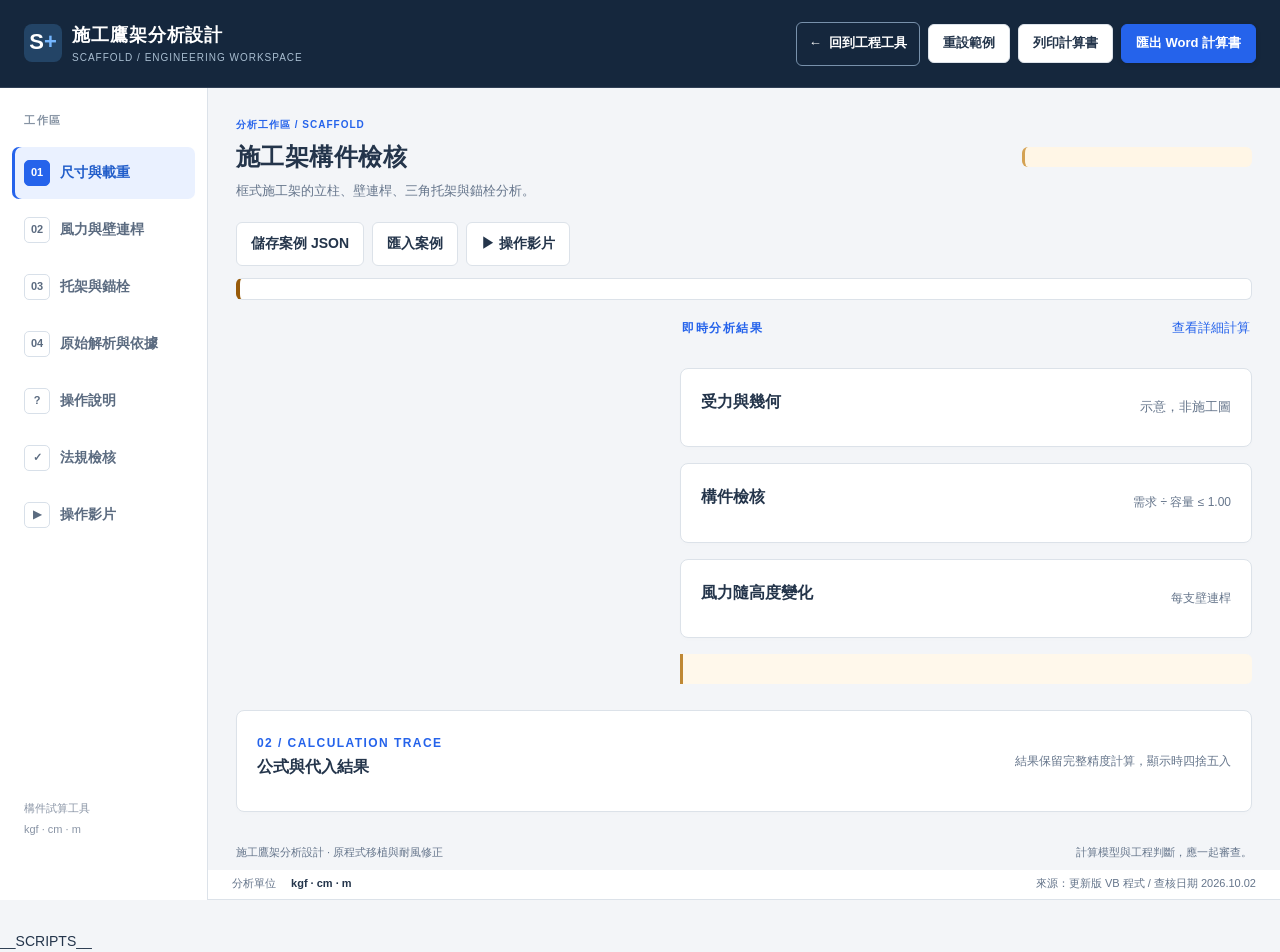
<file: shell.html>
<!doctype html><html lang="zh-Hant"><head><meta charset="utf-8"><meta name="viewport" content="width=device-width,initial-scale=1"><link rel="icon" type="image/svg+xml" href="data:image/svg+xml,%3Csvg%20xmlns%3D%22http%3A//www.w3.org/2000/svg%22%20viewBox%3D%220%200%2032%2032%22%3E%3Crect%20width%3D%2232%22%20height%3D%2232%22%20rx%3D%226%22%20fill%3D%22%23102c46%22/%3E%3Cpath%20d%3D%22M8%206v20M24%206v20M8%208h16M8%2024h16M8%208l16%2016M24%208L8%2024%22%20fill%3D%22none%22%20stroke%3D%22%2382b7ff%22%20stroke-width%3D%222%22/%3E%3C/svg%3E"><meta name="description" content="施工鷹架參數化計算：原程式解析、立柱、壁連桿、三角托架、錨栓檢核與臺灣現行耐風規範公式。"><title>施工鷹架分析設計｜工程計算</title><style>:root{--navy:#102c46;--blue:#185bce;--ink:#152d43;--muted:#617487;--line:#d9e2eb;--bg:#f0f4f8;--green:#157458;--red:#bd3539;--amber:#985b0a}*{box-sizing:border-box}body{margin:0;background:var(--bg);font-family:Inter,"Noto Sans TC","Microsoft JhengHei",sans-serif;font-size:16px;color:var(--ink);line-height:1.6}header{background:var(--navy);color:#fff;padding:20px 3.2%;display:flex;justify-content:space-between;gap:20px;align-items:center}.brand{display:flex;align-items:center;gap:14px}.brand b{font-size:21px;letter-spacing:.05em}.brand small{display:block;font-size:11px;color:#a9bed1;letter-spacing:.14em}.mark{border:1px solid #678197;font-size:25px;font-weight:700;width:48px;height:48px;text-align:center;padding-top:2px}.mark span{color:#74b6ff}.head-actions{display:flex;align-items:center;gap:12px}.edition{font-size:13px;color:#c7d7e5}button{font:inherit;cursor:pointer;border:1px solid var(--line);border-radius:6px;background:#fff;color:var(--ink);padding:8px 14px;font-size:14px;font-weight:600}button:hover{border-color:var(--blue);color:var(--blue)}button.primary{background:var(--blue);color:white;border-color:var(--blue)}button:focus-visible,a:focus-visible,input:focus-visible,select:focus-visible,summary:focus-visible{outline:3px solid #60a5fa;outline-offset:3px}.subbar{background:white;border-bottom:1px solid var(--line);display:flex;justify-content:space-between;padding:9px 3.2%;font-size:12px;color:var(--muted)}.subbar b{margin-left:12px;color:var(--ink)}main{max-width:1600px;margin:auto;padding:28px 3.2%}.heading{display:flex;justify-content:space-between;align-items:center;gap:20px;margin-bottom:25px}h1{margin:4px 0;font-size:29px;letter-spacing:.02em}p{margin:6px 0 16px}.heading p{margin:0;color:var(--muted);font-size:14px}.eyebrow{font-size:12px;font-weight:700;letter-spacing:.12em;color:var(--blue)}.global{padding:12px 20px;border-left:3px solid #d4a253;background:#fff6e6;font-size:14px;max-width:370px}.global strong{display:block;font-size:19px}.global.bad{background:#fff0f0;border-color:var(--red);color:var(--red)}nav{display:flex;gap:6px;border-bottom:1px solid #bdcddb;margin-bottom:24px;overflow:auto}nav button{border:0;border-radius:0;background:transparent;white-space:nowrap;padding:12px 21px 14px;color:var(--muted)}nav .active{border-bottom:3px solid var(--blue);color:var(--blue);background:#e7effa}.workspace{display:grid;grid-template-columns:minmax(390px,.92fr) minmax(460px,1.08fr);gap:24px;align-items:start}.card{background:white;border:1px solid var(--line);border-radius:9px;padding:23px;margin-bottom:18px;box-shadow:0 2px 3px #102c4603}.card h2{font-size:18px;margin:0 0 16px}.card h3{font-size:16px;margin:22px 0 10px}.card-title{display:flex;align-items:center;justify-content:space-between;gap:12px}.card-title h2{margin:0 0 12px}.card-title>span{font-size:12px}.fields{display:grid;grid-template-columns:1fr 1fr;gap:17px 18px}.field{display:flex;flex-direction:column;gap:5px;min-width:0}.field label{font-size:14px;font-weight:600}.control{display:flex;border:1px solid #c6d3df;border-radius:5px;overflow:hidden;background:#fbfdff}.control:focus-within{border-color:var(--blue);box-shadow:0 0 0 2px #dceafe}.control input,.control select{border:0;background:transparent;width:100%;min-width:0;font:inherit;font-variant-numeric:tabular-nums;color:var(--navy);padding:9px 10px;outline:0}.control .unit{display:flex;align-items:center;padding:0 9px;color:var(--muted);font-size:12px;white-space:nowrap}.field small,.hint{font-size:12px;line-height:1.5;color:var(--muted)}.hint{margin:13px 0 0}.wide{grid-column:1/-1}.checklabel{font-size:14px;display:flex;gap:9px;align-items:flex-start;margin-top:12px}.checklabel input{width:17px;height:17px;margin-top:4px;accent-color:var(--blue);flex-shrink:0}.result-top{display:flex;justify-content:space-between;margin:0 2px 12px;font-size:12px}.muted{color:var(--muted)}.metrics{display:grid;grid-template-columns:repeat(3,1fr);gap:12px;margin-bottom:18px}.metric{background:var(--navy);color:white;padding:16px;border-radius:8px}.metric small{display:block;color:#b4c7d8;font-size:12px}.metric b{display:block;font-size:27px;line-height:1.7;font-variant-numeric:tabular-nums}.metric em{font-size:12px;font-style:normal;color:#c5d7e7}.drawing{padding-bottom:10px}svg{width:100%;display:block}svg text{font-family:inherit}.check-row{padding:11px 0;border-top:1px solid #edf1f5}.check-head{display:flex;justify-content:space-between;gap:10px;font-size:14px}.check-head b{font-variant-numeric:tabular-nums}.tag{display:inline-block;padding:1px 6px;border-radius:3px;font-size:11px;letter-spacing:.03em;margin-left:6px;background:#e7f5ef;color:var(--green)}.tag.ng{background:#fff0f0;color:var(--red)}.track{height:4px;background:#e9eef3;margin-top:7px;border-radius:4px;overflow:hidden}.track>span{height:100%;display:block;background:var(--green)}.check-row small{display:block;color:var(--muted);font-size:12px;margin-top:4px}.notice{border-left:3px solid #bf8834;background:#fff8eb;padding:15px 18px;color:#775119;font-size:13px;margin-bottom:18px}.notice p{margin:4px 0 9px}.notice p:last-child{margin-bottom:0}.legend{color:var(--muted)}.errors{background:#fff0f0;border:1px solid #ebb8b8;color:#a5272d;padding:14px 20px;margin-bottom:20px}.errors[hidden],[hidden]{display:none!important}.calculation{margin-top:8px}details{border-top:1px solid var(--line);padding:14px 0}summary{cursor:pointer;font-size:15px;font-weight:600}details p{font-size:14px;color:var(--muted);margin:10px 0}.formula{font-family:"Consolas",monospace;background:#f3f7fb;padding:12px 15px;margin:10px 0;overflow-wrap:anywhere;font-size:14px;line-height:1.8}.table-wrap{overflow:auto}table{border-collapse:collapse;width:100%;font-size:13px}th,td{padding:9px 12px;border-bottom:1px solid var(--line);text-align:left;vertical-align:top}th{background:#f2f6fa;color:var(--muted);white-space:nowrap}.prose{font-size:14px}.prose ol,.prose ul{padding-left:22px}.prose li{margin:6px 0}.prose a{color:var(--blue)}footer{font-size:12px;color:var(--muted);display:flex;justify-content:space-between;padding:20px 0}.print-inputs{display:none}.inline-result{padding:10px 14px;background:#ecf3ff;color:#235b9d;font-size:13px;margin-top:14px;border-radius:5px}.toggle-title{display:flex;gap:10px;align-items:center}.toggle-title input{width:18px;height:18px;accent-color:var(--blue)}input:disabled,select:disabled{background:#e9eef3!important;color:#718296!important}.range-line{display:flex;align-items:center;gap:12px;margin:12px 0 2px}.range-line input{width:100%;accent-color:var(--blue)}.range-line label{white-space:nowrap;font-size:12px;color:var(--muted)}@media(max-width:1000px){.workspace{grid-template-columns:minmax(320px,1fr) minmax(330px,1fr);gap:16px}.card{padding:18px}.metrics{gap:7px}.metric{padding:12px}.metric b{font-size:22px}.edition{display:none}}@media(max-width:760px){header{padding:16px;flex-wrap:wrap}.brand b{font-size:18px}.head-actions{margin-left:auto}.subbar{padding:8px 16px}.subbar span:last-child{display:none}main{padding:20px 16px}.heading{display:block}h1{font-size:25px}.global{margin-top:15px;max-width:none}.workspace{display:flex;flex-direction:column}.input-column,.results-column{width:100%}nav button{padding:10px 12px}.fields{gap:13px}.card-title{align-items:flex-start}.metric b{font-size:24px}.calculation .card-title{display:block}footer{display:block}footer span{display:block}svg text{font-size:13px}}@media print{body{background:white;font-size:11px}header{background:white!important;color:#102c46;padding:0 0 12px;border-bottom:2px solid #102c46}.head-actions,nav,.subbar,.input-column,.range-line{display:none!important}main{padding:16px 0}.heading{margin-bottom:10px}.heading h1{font-size:20px}.heading p{font-size:11px}.workspace{display:block}.results-column{position:static}.metrics{margin-top:12px}.metric{background:white!important;color:#102c46;border:1px solid #ccc}.metric small,.metric em{color:#555}.drawing,#chart{max-width:520px;margin:auto}.card{padding:12px;box-shadow:none;break-inside:avoid}.check-row{break-inside:avoid}.print-inputs{display:block}.notice{font-size:11px}.prose{display:block!important}details{break-inside:avoid}.calculation{break-inside:auto}.formula{font-size:11px}footer{font-size:10px}.global{font-size:11px}a{color:inherit}h2{font-size:15px!important}@page{size:A4;margin:14mm}}
#wordStatus{font-size:12px;color:#d5e5f2;max-width:180px}button:disabled{opacity:.55;cursor:wait}.head-actions{flex-wrap:wrap}@media print{#wordStatus{display:none}}
/* Focused engineering workspace refinement */
:root{--bg:#eef3f8;--line:#d9e3ed;--ink:#183149}html{scroll-behavior:smooth;scroll-padding-top:80px}header{padding:16px 3.2%}.brand small{font-size:12px}.heading{margin-bottom:20px}h1{font-size:26px}.heading p{font-size:15px}.global{border-radius:6px;min-width:290px;box-shadow:0 2px 6px #122f4710}.subbar{font-size:13px}nav{position:sticky;top:0;z-index:10;background:#eef3f8f5;backdrop-filter:blur(12px);padding-top:6px;box-shadow:0 4px 9px #102c4607}nav button{font-size:15px}nav button.active{border-radius:6px 6px 0 0}.workspace{grid-template-columns:minmax(360px,.95fr) minmax(420px,1.05fr);gap:26px}.card{border-radius:10px;padding:22px}.input-card{padding:0;overflow:hidden}.input-card>summary{display:flex;list-style:none;align-items:center;gap:12px;padding:18px 22px;font-size:17px;border-bottom:1px solid transparent}.input-card>summary::-webkit-details-marker{display:none}.input-card>summary:after{content:'＋';margin-left:auto;color:#70879b;font-size:20px}.input-card[open]>summary:after{content:'−'}.input-card[open]>summary{border-bottom-color:#e7edf3;margin-bottom:20px}.input-card .fields{padding:0 22px 20px}.input-card .hint{padding:0 22px 20px;margin:0}.fold-hint{font-size:12px;font-weight:400;color:#617487}.control{background:#fff;min-height:44px}.control input,.control select{font-size:16px}.control .unit{background:#f4f7fa;font-size:12px;border-left:1px solid #e7edf3}.field label{font-size:14px}.field small{font-size:13px}.inactive-field{display:none}.field input[aria-invalid=true]{box-shadow:inset 0 0 0 1px #bd3539;background:#fff5f5}.result-top a{font-size:13px;color:var(--blue);text-decoration:none}.metrics{gap:12px}.metric{color:var(--ink);background:white;border:1px solid var(--line);border-top:3px solid #2569c9;padding:14px 15px;box-shadow:0 2px 4px #102c4605}.metric small{color:var(--muted);font-size:13px}.metric b{font-size:28px;letter-spacing:-.03em;line-height:1.6}.metric em{color:var(--muted);font-size:12px}.metric:last-child{border-top-color:#d49838}.check-head{font-size:15px}.check-row{padding:12px 0}.check-row small{font-size:13px}.tag{font-size:12px;padding:1px 7px}.track{position:relative;height:5px;overflow:visible}.track:after{content:'';position:absolute;left:50%;top:-2px;width:1px;height:9px;background:#8a9daf}.legend{font-size:12px}.notice{font-size:14px;border-radius:0 6px 6px 0}.calculation .eyebrow{font-size:12px}.calculation summary{font-size:16px}.calculation{scroll-margin-top:75px}.formula{line-height:1.9}.errors{position:relative;font-size:14px;border-radius:6px}.errors:before{content:'請檢查輸入　';font-weight:bold}button{min-height:40px}.head-actions button{white-space:nowrap}#exportWord{box-shadow:0 2px 5px #0002}#wordStatus:empty{display:none}footer{font-size:13px}.drawing .card-title .muted{font-size:13px}@media(max-width:1080px){.edition{display:none}.workspace{gap:18px;grid-template-columns:minmax(320px,1fr) minmax(340px,1fr)}.card{padding:18px}.input-card{padding:0}.metric{padding:12px}.metric b{font-size:24px}.head-actions{gap:8px}}@media(max-width:760px){.workspace{display:flex;gap:0}.heading{display:block}.global{min-width:0}.head-actions{width:100%;margin-top:4px;justify-content:flex-start}.head-actions button{flex:1;padding:8px}.head-actions #wordStatus{max-width:none;width:100%;order:5}.brand small{font-size:11px}.subbar{font-size:12px}.metrics{gap:8px}.metric b{font-size:22px}.metric{padding:11px}.metric small{font-size:12px}.metric em{font-size:11px}.fields{grid-template-columns:repeat(2,minmax(0,1fr))}.input-card .fields{padding:0 16px 18px}.input-card>summary{padding:16px}.input-card .hint{padding:0 16px 18px}.fold-hint{font-size:12px}.heading h1{font-size:24px}.result-top{margin-top:8px}.calculation .card-title .muted{font-size:12px}}@media(max-width:380px){.fields{grid-template-columns:1fr}.metrics{grid-template-columns:1fr}.metric b{display:inline-block;margin-right:8px}.metric small{font-size:13px}}@media print{nav{display:none}.metrics{display:grid;grid-template-columns:repeat(3,1fr)}.input-card{display:none}.global{box-shadow:none}header{padding:0}.workspace{display:block}}

/* Application shell / desktop and touch workspace */
:root{--bg:#f3f5f8;--line:#dce2e9;--blue:#2563eb;--ink:#24354b;--muted:#65758b}body{font-size:14px}header{height:72px;position:sticky;top:0;z-index:30;padding:12px 24px;gap:12px;background:#15273d;border-bottom:1px solid #304056}.brand{gap:10px}.brand b{font-size:18px}.brand small{font-size:10px;letter-spacing:.1em}.mark{width:38px;height:38px;font-size:22px;border-radius:8px;padding:0;background:#234466;border:0}.head-actions{gap:8px;flex-wrap:nowrap}.head-actions button{font-size:13px;min-height:38px}.edition{display:none}#wordStatus{max-width:100px;font-size:11px}.subbar{position:fixed;bottom:0;left:208px;right:0;z-index:20;height:30px;padding:5px 24px;font-size:11px;background:#fff}.subbar span:last-child{display:block}main{max-width:none;margin-left:208px;padding:24px 28px 52px}.heading{margin-bottom:20px;gap:16px;align-items:center}.heading h1{font-size:24px}.heading .eyebrow{font-size:10px;letter-spacing:.1em}.heading p{font-size:13px}.global{min-width:230px;padding:10px 14px;font-size:12px;box-shadow:none}.global strong{font-size:16px}nav{position:fixed;left:0;top:72px;bottom:0;width:208px;display:flex;flex-direction:column;gap:5px;margin:0;padding:26px 12px;background:#fff;border:0;border-right:1px solid var(--line);border-radius:0;box-shadow:none;backdrop-filter:none;overflow-y:auto}nav:before{content:'工作區';font-size:11px;font-weight:700;letter-spacing:.14em;color:#8693a3;padding:0 12px 12px}nav:after{content:'構件試算工具\A kgf · cm · m';white-space:pre;line-height:1.9;color:#8994a5;margin-top:auto;padding:20px 12px 34px;font-size:11px}nav button{display:flex;align-items:center;text-align:left;border-radius:7px!important;border:0!important;padding:13px 12px;min-height:48px;font-size:14px;white-space:normal;color:#5b6b80}nav button:before{display:inline-grid;place-items:center;border:1px solid #d8e0e9;border-radius:5px;width:24px;height:24px;flex-shrink:0;margin-right:10px;font-size:11px;content:'01'}nav button:nth-child(2):before{content:'02'}nav button:nth-child(3):before{content:'03'}nav button:nth-child(4):before{content:'04'}nav .active{background:#eaf1ff;color:#215dca;box-shadow:inset 3px 0 #2563eb}nav .active:before{background:#2563eb;color:#fff;border-color:#2563eb}.workspace{display:grid;grid-template-columns:minmax(300px,.85fr) minmax(380px,1.15fr);gap:22px}.card{border-radius:8px;box-shadow:0 2px 5px #172b4603;padding:20px;margin-bottom:16px}.input-card{padding:0}.input-card>summary{padding:16px 18px;font-size:15px;background:#fafbfd;min-height:56px}.input-card[open]>summary{margin-bottom:18px}.input-card .fields{padding:0 18px 18px;gap:18px 14px}.input-card .hint{padding:0 18px 18px}.field label{font-size:13px}.field small{font-size:12px;line-height:1.65}.control{min-height:44px;border-color:#cfd8e3}.control input,.control select{font-size:15px}.card h2{font-size:16px}.metrics{gap:10px}.metric{border-top-width:2px;border-radius:7px;padding:12px}.metric b{font-size:26px}.metric small{font-size:12px}.metric em{font-size:11px}.check-head{font-size:13px}.check-row small{font-size:12px}.check-row{padding:13px 0}.notice{font-size:12px}.calculation{margin-top:8px;scroll-margin-top:90px}.result-top{height:22px;align-items:center;margin-bottom:10px}.view-switch{display:none}footer{font-size:11px;padding:16px 0}html{scroll-padding-top:90px}
@media(min-width:1600px){main{padding-left:40px;padding-right:40px}.workspace{grid-template-columns:minmax(400px,.85fr) minmax(500px,1.15fr)}}
@media(max-width:1150px) and (min-width:861px){nav{width:176px}main{margin-left:176px;padding:20px 18px 50px}.subbar{left:176px}.workspace{grid-template-columns:minmax(280px,1fr) minmax(320px,1fr);gap:16px}.brand small{display:none}.head-actions button{padding:8px 10px}.fields{grid-template-columns:1fr}.metric b{font-size:22px}.metric{padding:9px}.global{min-width:200px}}
@media(max-width:860px){header{height:auto;min-height:108px;position:relative;flex-wrap:wrap;padding:14px 16px;gap:12px}.brand b{font-size:17px}.brand small{font-size:9px}.head-actions{width:100%;margin:0;gap:8px;display:flex;flex-wrap:wrap}.head-actions button{min-height:44px;font-size:13px;flex:1;padding:8px}.head-actions #wordStatus{width:100%;max-width:none;order:5}.subbar{position:static;height:auto;display:flex;padding:6px 16px;font-size:11px}.subbar span:last-child{display:none}main{margin:0;padding:18px 16px 96px}.heading{display:block;margin-bottom:16px}.heading h1{font-size:22px}.heading p{font-size:12px}.global{margin-top:12px;min-width:0;max-width:none;padding:9px 12px;display:flex;gap:10px;align-items:center;flex-wrap:wrap}.global strong{font-size:14px}nav{position:static;display:grid;grid-template-columns:1fr 1fr;width:auto;gap:7px;background:transparent;padding:0;margin-bottom:16px;border:0;overflow:visible}nav:before,nav:after{display:none}nav button{background:#fff;border:1px solid var(--line)!important;min-height:48px;font-size:13px;padding:10px;justify-content:flex-start}nav .active{background:#eaf1ff;border-color:#a9c5fa!important;box-shadow:none}nav button:before{width:22px;height:22px;margin-right:8px;font-size:10px}.view-switch{position:fixed;bottom:0;left:0;right:0;z-index:40;display:grid;grid-template-columns:repeat(3,1fr);gap:6px;background:#fff;border-top:1px solid var(--line);padding:10px 12px calc(10px + env(safe-area-inset-bottom));box-shadow:0 -3px 15px #102c4610}.view-switch button{min-height:48px;border:0;background:#f2f5f9;font-size:14px;color:#62728a;border-radius:8px}.view-switch button[aria-pressed=true]{background:#215dca;color:#fff}.workspace{display:block}.input-column,.results-column{width:100%}.fields{grid-template-columns:repeat(2,minmax(0,1fr))}.control input,.control select{font-size:16px;min-height:46px}.input-card>summary{min-height:56px;padding:16px}.input-card .fields{padding:0 16px 18px}.input-card .hint{padding:0 16px 18px}.checklabel{min-height:44px;align-items:center}.checklabel input,.toggle-title input{width:22px;height:22px}.metrics{grid-template-columns:repeat(3,minmax(0,1fr));gap:7px}.metric{padding:10px 8px}.metric b{font-size:23px}.metric small{font-size:11px}.metric em{font-size:10px;overflow-wrap:anywhere}.card{padding:16px}.input-card{padding:0}.card-title{flex-wrap:wrap}.check-head{font-size:14px}.check-row small{font-size:12px}.formula{font-size:13px;overflow-wrap:anywhere}.calculation summary{font-size:14px;padding:8px 0}.notice{font-size:13px}.global,.card,.field,.results-column{min-width:0}.table-wrap{max-width:100%}.prose{overflow-wrap:anywhere}footer{display:none}body[data-view=inputs] .results-column,body[data-view=inputs] .calculation{display:none}body[data-view=results] .input-column,body[data-view=results] .calculation,body[data-view=results] nav,body[data-view=report] .workspace,body[data-view=report] nav{display:none}.result-top{margin-top:0}.calculation{margin-top:0}}
@media(max-width:420px){.fields{grid-template-columns:1fr}.brand small{display:none}.head-actions button{font-size:12px}.heading h1{font-size:21px}.fold-hint{font-size:11px}.metrics{grid-template-columns:repeat(3,minmax(0,1fr))}.metric b{display:block;font-size:21px;margin:0}.metric small{font-size:11px}main{padding-left:12px;padding-right:12px}.check-head{gap:6px}.check-head b{white-space:nowrap}}
@media(prefers-reduced-motion:reduce){html{scroll-behavior:auto}}
@media print{header{position:static;height:auto;background:white}.subbar,nav,.view-switch{display:none!important}main{margin:0;padding:10px 0}.workspace,.results-column,.calculation{display:block!important}.input-column{display:none!important}.global{display:block}.fields{display:grid}.metrics{grid-template-columns:repeat(3,1fr)}footer{display:block}}

/* Searchable handbook, integrated with the workspace tabs. */
nav button:nth-child(5):before{content:'?'}
body.help-active[data-view=inputs] .workspace{grid-template-columns:minmax(0,1fr)}
body.help-active[data-view=inputs] .results-column,body.help-active[data-view=inputs] .calculation{display:none}
.handbook{max-width:1080px;margin-left:auto;margin-right:auto;overflow-wrap:anywhere}
.handbook>h2{font-size:22px}.handbook label{display:block;font-weight:600;margin-bottom:6px}.help-search{display:flex;gap:8px}.help-search input{min-width:0;flex:1;width:100%;font:inherit;font-size:16px;border:1px solid #b6c6d8;border-radius:6px;padding:12px;min-height:48px}.help-search button,.help-actions button{min-height:44px}.help-actions{display:flex;gap:8px;margin-bottom:16px}#helpStatus{font-size:13px;color:var(--muted);margin:8px 0}.help-section{padding:0;border-top:1px solid var(--line)}.help-section>summary{padding:17px 6px;min-height:56px;font-size:16px}.help-section p{color:var(--ink);font-size:14px;line-height:1.85}.help-section h3{font-size:15px;margin-top:24px}.help-section a{color:var(--blue);overflow-wrap:anywhere}.help-table{margin:16px 0}.help-table table{table-layout:fixed;line-height:1.75}.help-table th{white-space:normal}.help-table th:first-child{width:23%}.help-table td,.help-table th{border:1px solid var(--line);padding:12px}.help-table tr:nth-child(even){background:#f7f9fc}
@media(max-width:860px){nav button[data-tab=help]{grid-column:1/-1}.handbook{padding:16px}.help-table table,.help-table tbody,.help-table tr,.help-table td{display:block;width:100%}.help-table thead{display:none}.help-table tr{border:1px solid var(--line);border-radius:7px;margin-bottom:14px;overflow:hidden}.help-table td{border:0;padding:10px 12px}.help-table td:first-child{font-weight:700;background:#eaf1fa}.help-table td:not(:first-child):before{content:attr(data-label);display:block;font-size:12px;font-weight:700;color:var(--muted);margin-bottom:4px}}
@media print{body.help-active .results-column,body.help-active .calculation{display:block!important}}

</style><style id="hub-navigation-style">.hub-link{display:inline-flex;align-items:center;justify-content:center;gap:7px;min-height:44px;padding:8px 12px;border:1px solid #7891ab;border-radius:6px;color:#fff;text-decoration:none;font-size:13px;font-weight:600;white-space:nowrap;flex-shrink:0}.hub-link:hover{background:#294765;border-color:#a9c8e8;color:#fff}.hub-link:focus-visible{outline:3px solid #93c5fd;outline-offset:3px}@media(min-width:861px) and (max-width:1150px){.hub-link .hub-label{display:none}.hub-link{min-width:44px}}@media(max-width:860px){.head-actions .hub-link{flex:1 0 100%}}@media print{.hub-link{display:none!important}}</style><style>/* 2026-10-09: help, review and teaching workspace */
header{height:auto;min-height:88px;position:relative;flex-wrap:wrap}.head-actions{flex-wrap:wrap;justify-content:flex-end}nav{top:0;padding-top:24px}main{padding-top:24px}.brand{min-width:230px}nav{top:var(--header-height,88px)}.project-tools{display:flex;flex-wrap:wrap;gap:8px;align-items:center;margin:0 0 12px}.project-tools button,.import-case{min-height:44px}.import-case{display:inline-flex;align-items:center;border:1px solid var(--line);background:white;border-radius:6px;padding:8px 14px;font-weight:600;cursor:pointer}.import-case input{width:1px;height:1px;position:absolute;opacity:0}.import-case:focus-within{outline:3px solid #60a5fa}.review-strip{border:1px solid #dce2e9;background:white;border-left:4px solid #985b0a;padding:10px 14px;margin-bottom:18px;border-radius:6px;font-size:13px}.review-strip button{margin-left:10px}.param-help{border:0;padding:0;margin-top:2px}.param-help summary{color:#235b9d;font-size:12px;padding:8px 0;min-height:36px}.param-help p{font-size:13px;margin:6px 0;color:#24354b}.param-help[open]{padding:8px 10px;background:#edf4ff;border-radius:6px}.field:focus-within>.control{box-shadow:0 0 0 2px #dceafe}.reg-row{padding:14px 0;border-bottom:1px solid #dce2e9}.reg-row strong{display:block}.reg-row p{margin:6px 0;font-size:14px}.reg-state{display:inline-block;padding:3px 9px;border-radius:4px;font-size:12px;background:#fff3d8;color:#775119}.reg-state.pass{background:#e5f4ed;color:#146348}.reg-state.fail{background:#fff0f0;color:#a5272d}#regSummary{padding:16px 0;font-weight:700}#regDocuments label{display:flex;gap:10px;align-items:flex-start;padding:10px 0;min-height:44px}#regDocuments input{width:20px;height:20px;flex-shrink:0}#regInputs input,#regInputs select{width:100%;min-height:46px;font:inherit;font-size:16px;border:1px solid #c6d3df;border-radius:6px;padding:10px;background:white;color:#183149}#regInputs label{font-weight:600}#regInputs small{display:block;font-weight:400;color:#65758b;margin-top:6px}body.extra-active[data-view=inputs] .workspace{grid-template-columns:minmax(0,1fr)}body.extra-active[data-view=inputs] .results-column,body.extra-active[data-view=inputs] .calculation{display:none}#tutorialVideo{width:100%;max-height:70vh;border-radius:10px;background:#15273d;display:block}.video-chapters{display:grid;grid-template-columns:repeat(3,1fr);gap:8px;margin:15px 0}.video-chapters button{min-height:50px;text-align:left;font-size:13px}#videoTranscript p{font-size:15px;line-height:1.9}#caseStatus{font-size:13px}nav button:nth-child(6):before{content:'✓'}nav button:nth-child(7):before{content:'▶'}@media(max-width:860px){header{position:static;min-height:0}.head-actions{justify-content:flex-start}.head-actions .hub-link{flex-basis:100%}nav{position:static}.video-chapters{grid-template-columns:1fr 1fr}.project-tools>*{flex:1 1 auto}.project-tools #caseStatus{flex-basis:100%}.review-strip button{display:block;margin:8px 0 0}.param-help summary{min-height:44px}}@media print{.project-tools,.review-strip,#tutorial,.param-help{display:none!important}#regulations{display:none!important}}
</style></head><body data-view="inputs">
<header><div class="brand"><span class="mark">S<span>+</span></span><div><b>施工鷹架分析設計</b><small>SCAFFOLD / ENGINEERING WORKSPACE</small></div></div><div class="head-actions"><a class="hub-link" href="https://jerry597640-droid.github.io/engineering-calculator-hub/" aria-label="回到工程工具" title="回到工程工具"><span aria-hidden="true">←</span><span class="hub-label">回到工程工具</span></a><span class="edition">耐風規範 104 年施行版</span><button id="reset">重設範例</button><button id="print">列印計算書</button><button id="exportWord" class="primary">匯出 Word 計算書</button><span id="wordStatus" role="status" aria-live="polite"></span></div></header>
<div class="subbar"><span>分析單位 <b>kgf · cm · m</b></span><span>來源：更新版 VB 程式 / 查核日期 2026.10.02</span></div>
<main><div class="heading"><div><span class="eyebrow">分析工作區 / SCAFFOLD</span><h1>施工架構件檢核</h1><p>框式施工架的立柱、壁連桿、三角托架與錨栓分析。</p></div><div id="global" class="global" aria-live="polite"></div></div>
<nav aria-orientation="vertical" aria-label="分析頁籤" role="tablist"><button class="active" data-tab="geometry">尺寸與載重</button><button data-tab="wind">風力與壁連桿</button><button data-tab="bracket">托架與錨栓</button><button data-tab="method">原始解析與依據</button><button data-tab="help">操作說明</button><button data-tab="regulations">法規檢核</button><button data-tab="tutorial">操作影片</button></nav>
<div class="project-tools"><button type="button" id="saveCase">儲存案例 JSON</button><label class="import-case">匯入案例<input type="file" id="loadCase" accept=".json,application/json"></label><button type="button" id="openTutorial">▶ 操作影片</button><span id="caseStatus" role="status"></span></div><div class="review-strip" id="reviewStrip" role="status"></div><div class="view-switch" role="group" aria-label="工作區顯示"><button data-view="inputs" aria-pressed="true">參數設定</button><button data-view="results" aria-pressed="false">分析結果</button><button data-view="report" aria-pressed="false">計算過程</button></div><div id="errors" class="errors" role="alert" tabindex="-1" hidden></div>
<p id="exampleStatus" role="status" aria-live="polite" hidden></p><div class="workspace"><section class="input-column"><div id="geometry" class="tab-panel"></div><div id="wind" class="tab-panel" hidden></div><div id="bracket" class="tab-panel" hidden></div><div id="method" class="tab-panel" hidden>
<article class="card prose"><span class="eyebrow">SOURCE REVIEW</span><h2>計算查核紀錄 · 2026.10.02</h2><p>已對照國土署耐風規範第二章與表 2.2、2.10、2.11。41 組案例共 533 項獨立數值比對通過；另測試係數分界、5 m 最低風速壓、風速平方律、分攤面積及無效輸入。此為程式與選定模型查核，不是完整工程設計認證。</p><p>托架反力另以數值積分求彎曲應變能極小值驗算；立柱保留原程式 ASD 模型，角鋼線性互制、側扭挫屈與錨栓完整破壞模式未完成規範符合性認證。φ = 0.29 至 0.30 的表列空隙延用前區間，平邊模型採較大係數。壁連桿採頂端風速壓包絡。</p><h2>原程式計算流程</h2><p>主版本：NEW 20140731 / 20140731 / FoundationDesign / FormMain.vb，最後更新 2016-08-15。另有 20121009 版本，未混用其公式。</p><ol><li>由幾何與管徑估算立框、踏板、交叉拉桿重量。</li><li>依搭設高度向上取整層數，累加自重與作業載重。</li><li>每一立框兩支柱均分垂直載重，依有效厚度及細長比求容許軸壓應力。</li><li>由風速、地況、陣風、遮網及受風面積計算壁連桿需求。</li><li>三角托架採最小功法求贅力 VB，再求 AC、BC 內力與應力比。</li><li>由支承反力檢核上下端錨栓群拉力及剪力。</li></ol><h3>移植與修正紀錄</h3><div class="table-wrap"><table><thead><tr><th>項目</th><th>本版處理</th></tr></thead><tbody><tr><td>立柱與托架 ASD</td><td>保留原計算架構；鋼材 Fy 分開設定。</td></tr><tr><td>自訂托架斷面</td><td>原碼將 r 誤作細長比；修正為 KL/r，剪力面積 Aw 獨立輸入。</td></tr><tr><td>腐蝕 / 舊料折減</td><td>預設腐蝕 0.3 mm；折減率統一作用於兩個挫屈分支，避免原輸出流程修改 Fa。</td></tr><tr><td>風速壓</td><td>補入 Kzt；各高度一律以 max(z,5) 計算，修正原高度迴圈低於 5 m 的判斷。</td></tr><tr><td>普通結構 G</td><td>1.77 改為規範簡化值 1.88，另支援詳細公式與柔性 Gf。</td></tr><tr><td>圓管 Cf 分界</td><td>D√q：原 1.5 改為表 2.11 的 1.70。</td></tr><tr><td>遮網 / 實體率</td><td>依「鋼材＋遮網」總實體率 φ 判別；φ > 0.7 改用表 2.10 類比，或專案淨風壓。</td></tr><tr><td>原高遮蔽風式</td><td>q[1.77(0.8+0.5)+0.75]φA 僅列原版比較，不當成通用施工架風式。</td></tr><tr><td>整架容量外插</td><td>[8.7−0.1(N−10)]×1000/(4×2.5) 僅為舊研究比較，未列 OK。</td></tr><tr><td>錨栓合力</td><td>保留原結果供追溯；√(T²+V²) 不取代產品拉剪互制及混凝土破壞檢核。</td></tr></tbody></table></div>
<h3>適用範圍</h3><p>這是原程式構件檢核的工程試算工具，並非整架三維結構分析。假設壁連桿能提供側向支承、垂直載重由立框兩支柱均分，托架各片等分載重、兩構件 EI 相同並忽略軸向變形。</p><p>表 2.10／2.11 用於施工架屬工程類比。附著式施工架需確認建築物角隅、渦流、局部風壓、內外壓差、網材氣動試驗及雙向風；可改用「專案淨風壓」輸入已含陣風的 Cnet。遮網實體率不等於可直接採用的透氣風壓折減係數。</p><p>未涵蓋地震、整架傾覆滑移、基底承載、風致立柱彎矩與二階效應、扣件／焊縫、板面撓度及完整錨栓混凝土破壞。各項 OK 僅表示本列需求／容量 ≤ 1，不表示整體施工架可直接施工。</p>
<h3>規範來源</h3><p>目前官方公布版本：103.06.12 修正、104.01.01 施行，含 103.12.03 第 2.4 點及表 2.21 修正。後續研究草案未當作生效條文。</p><ul><li><a href="https://www.nlma.gov.tw/ch/legislation/regsearch/166" target="_blank" rel="noopener">國土署：建築物耐風設計規範及解說</a></li><li><a href="https://www.nlma.gov.tw/uploads/files/ed1498837647323cbd8cd287ce939972.pdf" target="_blank" rel="noopener">第二章：§2.2、§2.4–2.8 計算公式</a></li><li><a href="https://www.nlma.gov.tw/uploads/files/31dfde31df0c1be76c1b8d92e4285d76.pdf" target="_blank" rel="noopener">表 2.2、2.10、2.11：地況與風力係數</a></li><li><a href="https://www.ilosh.gov.tw/90734/90811/136446/90775/91611/?cprint=pt" target="_blank" rel="noopener">職安所：施工架耐風性能與建築物干擾效應</a></li></ul><p class="muted">原碼對照：FormMain.vb 2245–2305（重量）、2478–2500（立柱）、2530–2735（舊風式）、1360–1835（托架）、1850–1920（錨栓）。23 種角鋼性質直接擷取原碼資料表；不包含原可執行檔、登入流程或產品認證。</p></article></div>
<div id="help" class="tab-panel" hidden><article class="card handbook"><h2>操作說明與資料來源</h2><p>逐欄查詢填寫方式、單位及資料來源。所有預設數字都是範例，請依工程資料覆核。</p><label for="helpSearch">搜尋操作說明</label><div class="help-search"><input id="helpSearch" type="search" placeholder="例如：錨栓、kgf、遮網、風速" autocomplete="off"><button id="helpClear" type="button">清除</button></div><p id="helpStatus" role="status" aria-live="polite">共 12 個章節，點選標題展開。</p><div class="help-actions"><button id="helpExpand" type="button">展開全部</button><button id="helpCollapse" type="button">收合全部</button></div><details class="help-section" id="workedExamples" open><summary>照著輸入的範例與預期結果</summary><p>兩組教學案例使用相同架體與材料：A 保留壁連桿超限，B 示範縮小其水平分攤間距後的變化。這些是可重現的操作練習，並非特定工地設計或產品容量認證。</p><h3>範例 A　20 m 高施工架與三角托架</h3><p>先按「一鍵載入範例 A」，或按「重設範例」後依下表逐項填入。進階區請點標題展開；註明「本模式不採用」的隱藏欄位不必填寫，也不必為了填值切換模式。啟用「計算三角托架與錨栓」，兩個「已確認」框保持未勾選。</p><div class="help-actions"><button type="button" data-scaffold-example="A">一鍵載入範例 A</button><button type="button" data-scaffold-example="B">一鍵載入範例 B</button></div><div id="exampleLoadPrompt" class="notice" hidden><p id="exampleLoadMessage" role="status"></p><div class="help-actions"><button type="button" id="exampleLoadConfirm">確認載入</button><button type="button" id="exampleLoadCancel">取消</button></div></div><p>載入將取代目前全部參數，按確認前請先匯出要保留的計算書。載入後回到「尺寸與載重」；手機請按底部「分析結果」或「計算過程」核對。</p><h3>尺寸與載重／搭設尺寸</h3><div class="help-table"><table><thead><tr><th scope="col">畫面欄位</th><th scope="col">範例 A 輸入值</th><th scope="col">單位與使用說明</th></tr></thead><tbody><tr><td data-label="畫面欄位">鷹架頂端離地高程</td><td data-label="範例 A 輸入值">20</td><td data-label="單位與使用說明">m</td></tr><tr><td data-label="畫面欄位">鷹架起始離地高程</td><td data-label="範例 A 輸入值">0</td><td data-label="單位與使用說明">m</td></tr><tr><td data-label="畫面欄位">每層架高</td><td data-label="範例 A 輸入值">1.725</td><td data-label="單位與使用說明">m</td></tr><tr><td data-label="畫面欄位">沿牆立框間距</td><td data-label="範例 A 輸入值">180</td><td data-label="單位與使用說明">cm</td></tr><tr><td data-label="畫面欄位">內外立柱間寬度</td><td data-label="範例 A 輸入值">90</td><td data-label="單位與使用說明">cm</td></tr><tr><td data-label="畫面欄位">內柱離牆距離 a</td><td data-label="範例 A 輸入值">20</td><td data-label="單位與使用說明">cm</td></tr></tbody></table></div><h3>尺寸與載重／材料與立柱</h3><div class="help-table"><table><thead><tr><th scope="col">畫面欄位</th><th scope="col">範例 A 輸入值</th><th scope="col">單位與使用說明</th></tr></thead><tbody><tr><td data-label="畫面欄位">立柱外徑 D</td><td data-label="範例 A 輸入值">42.7</td><td data-label="單位與使用說明">mm</td></tr><tr><td data-label="畫面欄位">名義壁厚 t</td><td data-label="範例 A 輸入值">2.4</td><td data-label="單位與使用說明">mm</td></tr><tr><td data-label="畫面欄位">厚度扣減</td><td data-label="範例 A 輸入值">0.3</td><td data-label="單位與使用說明">mm</td></tr><tr><td data-label="畫面欄位">立柱降伏強度 Fy</td><td data-label="範例 A 輸入值">2300</td><td data-label="單位與使用說明">kgf/cm²</td></tr><tr><td data-label="畫面欄位">彈性模數 E</td><td data-label="範例 A 輸入值">2040000</td><td data-label="單位與使用說明">kgf/cm²</td></tr><tr><td data-label="畫面欄位">有效長度係數 K</td><td data-label="範例 A 輸入值">1</td><td data-label="單位與使用說明">—</td></tr><tr><td data-label="畫面欄位">無側撐層高倍率</td><td data-label="範例 A 輸入值">1</td><td data-label="單位與使用說明">倍</td></tr><tr><td data-label="畫面欄位">舊料容許應力折減率</td><td data-label="範例 A 輸入值">1</td><td data-label="單位與使用說明">—</td></tr></tbody></table></div><h3>尺寸與載重／重量與工作載重</h3><div class="help-table"><table><thead><tr><th scope="col">畫面欄位</th><th scope="col">範例 A 輸入值</th><th scope="col">單位與使用說明</th></tr></thead><tbody><tr><td data-label="畫面欄位">每組架重方式</td><td data-label="範例 A 輸入值">依原程式估算</td><td data-label="單位與使用說明">—</td></tr><tr><td data-label="畫面欄位">實測每層每立框組重</td><td data-label="範例 A 輸入值">40</td><td data-label="單位與使用說明">kgf；本模式不採用，保留預設即可</td></tr><tr><td data-label="畫面欄位">交叉拉桿外徑</td><td data-label="範例 A 輸入值">21.7</td><td data-label="單位與使用說明">mm</td></tr><tr><td data-label="畫面欄位">交叉拉桿壁厚</td><td data-label="範例 A 輸入值">1.9</td><td data-label="單位與使用說明">mm</td></tr><tr><td data-label="畫面欄位">踏板總寬</td><td data-label="範例 A 輸入值">60</td><td data-label="單位與使用說明">cm</td></tr><tr><td data-label="畫面欄位">同時作業層數</td><td data-label="範例 A 輸入值">2</td><td data-label="單位與使用說明">層</td></tr><tr><td data-label="畫面欄位">每作業層附加靜載</td><td data-label="範例 A 輸入值">100</td><td data-label="單位與使用說明">kgf/立框</td></tr><tr><td data-label="畫面欄位">每作業層活載</td><td data-label="範例 A 輸入值">200</td><td data-label="單位與使用說明">kgf/立框</td></tr></tbody></table></div><h3>風力與壁連桿／基地風場</h3><div class="help-table"><table><thead><tr><th scope="col">畫面欄位</th><th scope="col">範例 A 輸入值</th><th scope="col">單位與使用說明</th></tr></thead><tbody><tr><td data-label="畫面欄位">基本設計風速 V₁₀(C)</td><td data-label="範例 A 輸入值">42.5</td><td data-label="單位與使用說明">m/s</td></tr><tr><td data-label="畫面欄位">地況</td><td data-label="範例 A 輸入值">B｜市郊、城鎮</td><td data-label="單位與使用說明">—</td></tr><tr><td data-label="畫面欄位">用途係數 I</td><td data-label="範例 A 輸入值">1</td><td data-label="單位與使用說明">—</td></tr><tr><td data-label="畫面欄位">地形係數 Kzt</td><td data-label="範例 A 輸入值">1</td><td data-label="單位與使用說明">—</td></tr></tbody></table></div><h3>風力與壁連桿／陣風反應</h3><div class="help-table"><table><thead><tr><th scope="col">畫面欄位</th><th scope="col">範例 A 輸入值</th><th scope="col">單位與使用說明</th></tr></thead><tbody><tr><td data-label="畫面欄位">G / Gf 計算方式</td><td data-label="範例 A 輸入值">普通結構簡化 G = 1.88</td><td data-label="單位與使用說明">—</td></tr><tr><td data-label="畫面欄位">基本自然頻率 fn</td><td data-label="範例 A 輸入值">1</td><td data-label="單位與使用說明">Hz</td></tr><tr><td data-label="畫面欄位">結構阻尼比 β</td><td data-label="範例 A 輸入值">0.01</td><td data-label="單位與使用說明">—；本模式不採用，保留預設即可</td></tr><tr><td data-label="畫面欄位">專案 G / Gf</td><td data-label="範例 A 輸入值">1.88</td><td data-label="單位與使用說明">—；本模式不採用，保留預設即可</td></tr><tr><td data-label="畫面欄位">受風系統順風深度 L</td><td data-label="範例 A 輸入值">10</td><td data-label="單位與使用說明">m；簡化 G 模式不參與計算</td></tr></tbody></table></div><h3>風力與壁連桿／受風面積與係數</h3><div class="help-table"><table><thead><tr><th scope="col">畫面欄位</th><th scope="col">範例 A 輸入值</th><th scope="col">單位與使用說明</th></tr></thead><tbody><tr><td data-label="畫面欄位">受風系統沿牆總寬 B</td><td data-label="範例 A 輸入值">20</td><td data-label="單位與使用說明">m</td></tr><tr><td data-label="畫面欄位">遮網實體率 s</td><td data-label="範例 A 輸入值">0.5</td><td data-label="單位與使用說明">—</td></tr><tr><td data-label="畫面欄位">總實體率 φ</td><td data-label="範例 A 輸入值">由原鋼材投影＋遮網估算</td><td data-label="單位與使用說明">—</td></tr><tr><td data-label="畫面欄位">實測總實體率 φ</td><td data-label="範例 A 輸入值">0.5</td><td data-label="單位與使用說明">—；本模式不採用，保留預設即可</td></tr><tr><td data-label="畫面欄位">風力模型</td><td data-label="範例 A 輸入值">表 2.10 / 2.11 工程類比</td><td data-label="單位與使用說明">—</td></tr><tr><td data-label="畫面欄位">自訂風力係數 Cf</td><td data-label="範例 A 輸入值">1.6</td><td data-label="單位與使用說明">—；本模式不採用，保留預設即可</td></tr><tr><td data-label="畫面欄位">專案淨風壓係數 Cnet</td><td data-label="範例 A 輸入值">2.5</td><td data-label="單位與使用說明">—；本模式不採用，保留預設即可</td></tr></tbody></table></div><h3>風力與壁連桿／壁連桿配置</h3><div class="help-table"><table><thead><tr><th scope="col">畫面欄位</th><th scope="col">範例 A 輸入值</th><th scope="col">單位與使用說明</th></tr></thead><tbody><tr><td data-label="畫面欄位">水平分攤間距 Sx</td><td data-label="範例 A 輸入值">3.6</td><td data-label="單位與使用說明">m</td></tr><tr><td data-label="畫面欄位">垂直分攤間距 Sy</td><td data-label="範例 A 輸入值">3.5</td><td data-label="單位與使用說明">m</td></tr><tr><td data-label="畫面欄位">整組容許拉力</td><td data-label="範例 A 輸入值">883</td><td data-label="單位與使用說明">kgf</td></tr><tr><td data-label="畫面欄位">整組容許壓力</td><td data-label="範例 A 輸入值">883</td><td data-label="單位與使用說明">kgf；883 僅供操作示範，非抗壓證明</td></tr></tbody></table></div><h3>托架與錨栓／托架幾何與分攤</h3><div class="help-table"><table><thead><tr><th scope="col">畫面欄位</th><th scope="col">範例 A 輸入值</th><th scope="col">單位與使用說明</th></tr></thead><tbody><tr><td data-label="畫面欄位">托架水平長 B</td><td data-label="範例 A 輸入值">115</td><td data-label="單位與使用說明">cm</td></tr><tr><td data-label="畫面欄位">托架垂直深 D</td><td data-label="範例 A 輸入值">65</td><td data-label="單位與使用說明">cm</td></tr><tr><td data-label="畫面欄位">托架沿牆間距</td><td data-label="範例 A 輸入值">180</td><td data-label="單位與使用說明">cm</td></tr><tr><td data-label="畫面欄位">每處並列托架片數</td><td data-label="範例 A 輸入值">1</td><td data-label="單位與使用說明">片</td></tr><tr><td data-label="畫面欄位">托架降伏強度 Fy</td><td data-label="範例 A 輸入值">2300</td><td data-label="單位與使用說明">kgf/cm²</td></tr><tr><td data-label="畫面欄位">斜桿有效長度係數 K</td><td data-label="範例 A 輸入值">1</td><td data-label="單位與使用說明">—</td></tr></tbody></table></div><h3>托架與錨栓／托架斷面</h3><div class="help-table"><table><thead><tr><th scope="col">畫面欄位</th><th scope="col">範例 A 輸入值</th><th scope="col">單位與使用說明</th></tr></thead><tbody><tr><td data-label="畫面欄位">角鋼規格</td><td data-label="範例 A 輸入值">L75x75x9</td><td data-label="單位與使用說明">—</td></tr><tr><td data-label="畫面欄位">自訂面積 A</td><td data-label="範例 A 輸入值">12.69</td><td data-label="單位與使用說明">cm²；本模式不採用，保留預設即可</td></tr><tr><td data-label="畫面欄位">自訂慣性矩 Ix</td><td data-label="範例 A 輸入值">64.4</td><td data-label="單位與使用說明">cm⁴；本模式不採用，保留預設即可</td></tr><tr><td data-label="畫面欄位">自訂斷面模數 Sx</td><td data-label="範例 A 輸入值">12.1</td><td data-label="單位與使用說明">cm³；本模式不採用，保留預設即可</td></tr><tr><td data-label="畫面欄位">自訂剪力面積 Aw</td><td data-label="範例 A 輸入值">6.75</td><td data-label="單位與使用說明">cm²；本模式不採用，保留預設即可</td></tr><tr><td data-label="畫面欄位">自訂最小迴轉半徑 rmin</td><td data-label="範例 A 輸入值">1.45</td><td data-label="單位與使用說明">cm；本模式不採用，保留預設即可</td></tr></tbody></table></div><h3>托架與錨栓／各端錨栓群</h3><div class="help-table"><table><thead><tr><th scope="col">畫面欄位</th><th scope="col">範例 A 輸入值</th><th scope="col">單位與使用說明</th></tr></thead><tbody><tr><td data-label="畫面欄位">單支基準抗拉容量</td><td data-label="範例 A 輸入值">2465</td><td data-label="單位與使用說明">kgf</td></tr><tr><td data-label="畫面欄位">單支基準抗剪容量</td><td data-label="範例 A 輸入值">3460</td><td data-label="單位與使用說明">kgf</td></tr><tr><td data-label="畫面欄位">基準容量除數 SF</td><td data-label="範例 A 輸入值">2</td><td data-label="單位與使用說明">—</td></tr><tr><td data-label="畫面欄位">每片托架每端錨栓數</td><td data-label="範例 A 輸入值">1</td><td data-label="單位與使用說明">支</td></tr></tbody></table></div><h3>範例資料從哪裡來</h3><p>尺寸、作業載重、風場及動力參數均沿用本工具教學預設。角鋼性質取自移植的原程式資料表；壁連桿與錨栓容量為舊程式示例，沒有本案產品或基材證明。實際工程應逐項換成配置圖、材料證明、現地風場判定及產品評估資料，取得方式見後續各章。</p><h3>範例 A 計算核對</h3><div class="help-table"><table><thead><tr><th scope="col">核對項目</th><th scope="col">預期數值</th><th scope="col">單位或計算方式</th></tr></thead><tbody><tr><td data-label="核對項目">搭設層數</td><td data-label="預期數值">12</td><td data-label="單位或計算方式">ceil(20 / 1.725)</td></tr><tr><td data-label="核對項目">每層每立框組重</td><td data-label="預期數值">50</td><td data-label="單位或計算方式">kgf；原估算後取整</td></tr><tr><td data-label="核對項目">架體自重</td><td data-label="預期數值">600</td><td data-label="單位或計算方式">kgf；12 × 50</td></tr><tr><td data-label="核對項目">工作載重</td><td data-label="預期數值">600</td><td data-label="單位或計算方式">kgf；2 × (100 + 200)</td></tr><tr><td data-label="核對項目">每立框總載重</td><td data-label="預期數值">1200</td><td data-label="單位或計算方式">kgf；600 + 600</td></tr><tr><td data-label="核對項目">單支立柱軸力</td><td data-label="預期數值">600</td><td data-label="單位或計算方式">kgf；1200 / 2</td></tr><tr><td data-label="核對項目">有效厚度</td><td data-label="預期數值">2.1</td><td data-label="單位或計算方式">mm；2.4 − 0.3</td></tr><tr><td data-label="核對項目">立柱斷面積</td><td data-label="預期數值">2.679</td><td data-label="單位或計算方式">cm²</td></tr><tr><td data-label="核對項目">頂端風速壓 q</td><td data-label="預期數值">67.223</td><td data-label="單位或計算方式">kgf/m²</td></tr><tr><td data-label="核對項目">總實體率 φ</td><td data-label="預期數值">0.549</td><td data-label="單位或計算方式">無因次，自動估算</td></tr><tr><td data-label="核對項目">G / Cf</td><td data-label="預期數值">1.88 / 1.6</td><td data-label="單位或計算方式">無因次</td></tr><tr><td data-label="核對項目">設計壓力</td><td data-label="預期數值">110.927</td><td data-label="單位或計算方式">kgf/m²</td></tr><tr><td data-label="核對項目">壁連桿分攤面積</td><td data-label="預期數值">12.6</td><td data-label="單位或計算方式">m²；3.6 × 3.5</td></tr><tr><td data-label="核對項目">單支壁連桿風力</td><td data-label="預期數值">1,397.683</td><td data-label="單位或計算方式">kgf</td></tr><tr><td data-label="核對項目">每端錨栓群容許拉力</td><td data-label="預期數值">1,232.500</td><td data-label="單位或計算方式">kgf；1 × 2465 / 2</td></tr><tr><td data-label="核對項目">每端錨栓群容許剪力</td><td data-label="預期數值">1,730.000</td><td data-label="單位或計算方式">kgf；1 × 3460 / 2</td></tr></tbody></table></div><h3>範例 B　縮小壁連桿水平分攤間距</h3><p>所有欄位與範例 A 相同，只有「風力與壁連桿 → 壁連桿配置 → 水平分攤間距 Sx」從 3.6 m 改為 1.8 m。也可直接按「一鍵載入範例 B」。這是配置敏感度練習，實際增設壁連桿仍須確認配置、錨定位置及荷重傳遞。</p><div class="help-table"><table><thead><tr><th scope="col">比較項目</th><th scope="col">範例 A</th><th scope="col">範例 B</th></tr></thead><tbody><tr><td data-label="比較項目">Sx / Sy（m）</td><td data-label="範例 A">3.6 / 3.5</td><td data-label="範例 B">1.8 / 3.5</td></tr><tr><td data-label="比較項目">分攤面積（m²）</td><td data-label="範例 A">12.600</td><td data-label="範例 B">6.300</td></tr><tr><td data-label="比較項目">壁連桿風力（kgf）</td><td data-label="範例 A">1,397.683</td><td data-label="範例 B">698.841</td></tr><tr><td data-label="比較項目">最大使用比</td><td data-label="範例 A">1.583</td><td data-label="範例 B">0.974</td></tr><tr><td data-label="比較項目">控制項目</td><td data-label="範例 A">壁連桿抗拉</td><td data-label="範例 B">A 點錨栓拉力</td></tr></tbody></table></div><h3>每一列檢核結果對照</h3><div class="help-table"><table><thead><tr><th scope="col">構件檢核</th><th scope="col">範例 A 使用比／判定</th><th scope="col">範例 B 使用比／判定</th></tr></thead><tbody><tr><td data-label="構件檢核">立柱軸壓應力</td><td data-label="範例 A 使用比／判定">0.317 / OK</td><td data-label="範例 B 使用比／判定">0.317 / OK</td></tr><tr><td data-label="構件檢核">壁連桿抗拉</td><td data-label="範例 A 使用比／判定">1.583 / NG</td><td data-label="範例 B 使用比／判定">0.791 / OK</td></tr><tr><td data-label="構件檢核">壁連桿抗壓</td><td data-label="範例 A 使用比／判定">1.583 / NG</td><td data-label="範例 B 使用比／判定">0.791 / OK</td></tr><tr><td data-label="構件檢核">托架 AC 拉彎互制</td><td data-label="範例 A 使用比／判定">0.864 / OK</td><td data-label="範例 B 使用比／判定">0.864 / OK</td></tr><tr><td data-label="構件檢核">托架 AC 剪應力</td><td data-label="範例 A 使用比／判定">0.115 / OK</td><td data-label="範例 B 使用比／判定">0.115 / OK</td></tr><tr><td data-label="構件檢核">托架 BC 壓彎互制</td><td data-label="範例 A 使用比／判定">0.446 / OK</td><td data-label="範例 B 使用比／判定">0.446 / OK</td></tr><tr><td data-label="構件檢核">托架 BC 剪應力</td><td data-label="範例 A 使用比／判定">0.005 / OK</td><td data-label="範例 B 使用比／判定">0.005 / OK</td></tr><tr><td data-label="構件檢核">A 點錨栓拉力</td><td data-label="範例 A 使用比／判定">0.974 / OK</td><td data-label="範例 B 使用比／判定">0.974 / OK</td></tr><tr><td data-label="構件檢核">A 點錨栓剪力</td><td data-label="範例 A 使用比／判定">0.281 / OK</td><td data-label="範例 B 使用比／判定">0.281 / OK</td></tr><tr><td data-label="構件檢核">B 點錨栓剪力</td><td data-label="範例 A 使用比／判定">0.412 / OK</td><td data-label="範例 B 使用比／判定">0.412 / OK</td></tr></tbody></table></div><p>A 應有 2 項超限，分別是壁連桿抗拉與抗壓；B 的本表已列項目均未超限。兩者都保留工程條件待確認提示，OK 不代表整體穩定或完整錨栓設計已完成。Sx 減半使分攤面積與風力減半，自重、立柱及托架數值維持相同。</p><h3>結果不一致時</h3><p>先檢查是否按一鍵載入重置全部參數，再確認單位、重量模式、作業層數、風力模型及托架開關。首頁摘要會取整數或兩位小數；詳細計算與上表的三位小數可能有顯示差異。最後匯出 Word，分別命名為「範例A」及「範例B」留存比對。</p></details><details class="help-section"><summary>開始使用</summary><p>欄位填寫方式與資料來源<br>適用介面版本 2026 年 10 月 2 日</p><p>本手冊供填表、試算及複核使用，依網頁各參數頁籤逐項說明輸入資料。先備妥配置圖、材料及產品資料，再以本案數據替換範例值；完成後查閱使用比、適用條件及詳細計算，匯出 Word 留存。</p><p>使用網址：<a href="https://jerry597640-droid.github.io/scaffold-analysis-calculator/" target="_blank" rel="noopener">https://jerry597640-droid.github.io/scaffold-analysis-calculator/</a></p><h3>第一次使用的操作順序</h3><p>1 進入「尺寸與載重」，填搭設高程、模組尺寸、管材及各作業層荷重。</p><p>2 進入「風力與壁連桿」，依基地、風向及支承系統選風場與風力模型，填壁連桿配置和容量。</p><p>3 進入「托架與錨栓」，依是否使用懸挑托架啟用計算，填幾何、斷面及錨栓容量。</p><p>4 每次改值即重新計算，不必另按計算鍵。出現「輸入需修正」時，先依提示修正再看結果。</p><p>5 查看所有 OK／NG、待確認事項及「公式與代入結果」。工程條件確實覆核後再勾選確認框。</p><p>6 按「匯出 Word 計算書」保存本次參數及計算；或按「列印計算書」使用瀏覽器列印功能。</p><h3>桌面與手機操作</h3><p>桌面由側邊頁籤選輸入類別，參數與結果並列。手機由底部「參數設定／分析結果／計算過程」切換；先回到參數設定，再選上方分類。點選各區標題可展開或收合；「材料與立柱」「陣風反應」「托架斷面」預設收合。灰色欄位通常表示該模式未採用。</p><p>查詢欄位時，選「操作說明」，輸入關鍵字即可篩選相關章節；可展開或收合內容，清除搜尋後回到全部章節。</p><h3>保存及範例資料</h3><p>目前沒有專案儲存與重新匯入功能，重新整理或重開頁面會回到預設值。「重設範例」也會覆蓋目前輸入，請先匯出。Word 是本次結果紀錄，修改 Word 內容不會更新網頁計算。</p><p>本工具為構件試算。各列 OK 不等於整架可施工，整體穩定、基礎及完整連接設計仍須另行審查。以下所有「預設」皆為介面範例，不是通用設計值。</p></details><details class="help-section"><summary>1 搭設尺寸</summary><p>資料主要來自施工架配置平面圖、立面圖、剖面圖及現地測量。所有離地高程使用同一地面基準；托架式施工架的起始高程也應填實際離地高度。</p><div class="help-table"><table><thead><tr><th scope="col">畫面欄位與單位</th><th scope="col">填入方式及作用</th><th scope="col">資料來源與確認事項</th></tr></thead><tbody><tr><td data-label="畫面欄位與單位">鷹架頂端離地高程<br>m</td><td data-label="填入方式及作用">填最高受風頂端高程；預設 20。須大於起始高程，工具上限 300 m。</td><td data-label="資料來源與確認事項">配置立面、測量成果；不是單純輸入搭設高度。</td></tr><tr><td data-label="畫面欄位與單位">鷹架起始離地高程<br>m</td><td data-label="填入方式及作用">填最下層起始處離地高程；預設 0。懸挑架不應一律填 0。</td><td data-label="資料來源與確認事項">立面、托架標高及現場測量。</td></tr><tr><td data-label="畫面欄位與單位">每層架高<br>m</td><td data-label="填入方式及作用">填實際垂直模組高；預設 1.725。層數按搭設高度除以層高向上取整。</td><td data-label="資料來源與確認事項">架材型錄、配置圖及實測。</td></tr><tr><td data-label="畫面欄位與單位">沿牆立框間距<br>cm</td><td data-label="填入方式及作用">沿牆方向相鄰立框的分攤間距；預設 180。</td><td data-label="資料來源與確認事項">配置平面；本欄也影響托架載重分攤。</td></tr><tr><td data-label="畫面欄位與單位">內外立柱間寬度<br>cm</td><td data-label="填入方式及作用">填內外柱受力位置間距；預設 90。</td><td data-label="資料來源與確認事項">剖面、立框尺寸；與踏板總寬不同。</td></tr><tr><td data-label="畫面欄位與單位">內柱離牆距離 a<br>cm</td><td data-label="填入方式及作用">填托架牆側支承至內柱載重作用點的水平距離；預設 20。</td><td data-label="資料來源與確認事項">托架詳圖及現場定位；應與計算示意的支承位置一致。</td></tr></tbody></table></div><h3>核對例子</h3><p>頂端 20 m、起始 0 m、每層 1.725 m：搭設高度 20 m，計算層數為 12 層。若起始處在離地 10 m、頂端在 30 m，搭設高度仍是 20 m，但風速壓採 30 m 頂端高程。</p><p>托架啟用時，外柱位置 b = a + 內外柱寬，且 b 不得超過托架水平長 B。例如 20 + 90 = 110 cm，應不大於 B = 115 cm。</p><h3>資料紀錄方式</h3><p>每個輸入值宜註記圖號、版次、尺寸位置及實測日期。若現地與圖面不同，先確認本次採用哪一版配置；不要把不同階段的高度、間距及連接容量混在同一案例。</p></details><details class="help-section"><summary>2 材料與立柱</summary><p>點開「材料與立柱」填入管材性質與側向支承條件。材質證明提供材料強度，配置與分析提供有效長度；兩者不可互相替代。</p><div class="help-table"><table><thead><tr><th scope="col">畫面欄位與單位</th><th scope="col">填入方式及作用</th><th scope="col">資料來源與確認事項</th></tr></thead><tbody><tr><td data-label="畫面欄位與單位">立柱外徑 D<br>mm</td><td data-label="填入方式及作用">名義外徑，預設 42.7。</td><td data-label="資料來源與確認事項">製造商規格、材質證明及卡尺量測。</td></tr><tr><td data-label="畫面欄位與單位">名義壁厚 t<br>mm</td><td data-label="填入方式及作用">名義厚度，預設 2.4；有效厚度另扣厚度扣減。</td><td data-label="資料來源與確認事項">型錄、材質證明；必要時以測厚確認。</td></tr><tr><td data-label="畫面欄位與單位">厚度扣減<br>mm</td><td data-label="填入方式及作用">預設 0.3；有效厚度 = t − 扣減，須大於 0。</td><td data-label="資料來源與確認事項">腐蝕、磨耗測厚及採用的評估原則；不是固定規範要求值。</td></tr><tr><td data-label="畫面欄位與單位">立柱降伏強度 Fy<br>kgf/cm²</td><td data-label="填入方式及作用">預設 2300，依實際鋼種填寫。</td><td data-label="資料來源與確認事項">材料試驗報告或鋼材證明；不可把抗拉強度當 Fy。</td></tr><tr><td data-label="畫面欄位與單位">彈性模數 E<br>kgf/cm²</td><td data-label="填入方式及作用">預設 2040000；亦供托架壓桿計算使用。</td><td data-label="資料來源與確認事項">材料設計依據；注意與 MPa 的換算。</td></tr><tr><td data-label="畫面欄位與單位">有效長度係數 K<br>無單位</td><td data-label="填入方式及作用">預設 1；作用於立柱 KL/r。</td><td data-label="資料來源與確認事項">支承、接頭轉動約束與穩定分析；不能為取得 OK 任意降低。</td></tr><tr><td data-label="畫面欄位與單位">無側撐層高倍率<br>倍</td><td data-label="填入方式及作用">預設 1；無側撐長度 = 層高 × 倍率。</td><td data-label="資料來源與確認事項">實際側撐與壁連桿配置及分析。每層有橫桿不必然等於有效側撐。</td></tr><tr><td data-label="畫面欄位與單位">舊料容許應力折減率<br>無單位</td><td data-label="填入方式及作用">0 &lt; η ≤ 1，預設 1；容許應力乘 η。</td><td data-label="資料來源與確認事項">舊料檢測、試驗或設計評估。與厚度扣減分別記錄，避免同一劣化重複折減。</td></tr></tbody></table></div><h3>單位換算</h3><p>1 MPa ≈ 10.1972 kgf/cm²；例如 235 MPa 約為 2396 kgf/cm²。1 kN ≈ 101.972 kgf。畫面中的 kgf 為力，不是質量單位 kg。</p><h3>有效厚度的填法</h3><p>例如名義 2.4 mm、代表性剩餘厚度 2.1 mm，可在經評估後填 t = 2.4、扣減 = 0.3。若已直接把 t 填為剩餘厚度，就不要再重複扣相同損失。程式自重用名義厚度，承載用有效厚度；現況重量宜另以實測模式處理。</p></details><details class="help-section"><summary>3 重量與工作載重</summary><div class="help-table"><table><thead><tr><th scope="col">畫面欄位與單位</th><th scope="col">填入方式及作用</th><th scope="col">資料來源與確認事項</th></tr></thead><tbody><tr><td data-label="畫面欄位與單位">每組架重方式</td><td data-label="填入方式及作用">選「依原程式估算」或「輸入實測重量」。</td><td data-label="資料來源與確認事項">依模組是否符合原架型及是否有完整重量資料判斷。</td></tr><tr><td data-label="畫面欄位與單位">實測每層每立框組重<br>kgf</td><td data-label="填入方式及作用">僅實測模式採用；預設 40。須包含分攤到一立框的一層架材、踏板、拉桿及配件。</td><td data-label="資料來源與確認事項">組件秤重及分攤清單，或完整供應商重量表。</td></tr><tr><td data-label="畫面欄位與單位">交叉拉桿外徑<br>mm</td><td data-label="填入方式及作用">預設 21.7；估算模式計重量，且仍用於自動鋼材投影率。</td><td data-label="資料來源與確認事項">架材型錄及實測；實測架重模式會鎖定此欄。</td></tr><tr><td data-label="畫面欄位與單位">交叉拉桿壁厚<br>mm</td><td data-label="填入方式及作用">預設 1.9；用於估算拉桿重量。</td><td data-label="資料來源與確認事項">型錄、材質證明或測厚。</td></tr><tr><td data-label="畫面欄位與單位">踏板總寬<br>cm</td><td data-label="填入方式及作用">預設 60；原估算踏板重量為 17 × 總寬 / 60 kgf。</td><td data-label="資料來源與確認事項">踏板配置及產品重量表；這是舊模組估算，不是通用面密度。</td></tr><tr><td data-label="畫面欄位與單位">同時作業層數<br>層</td><td data-label="填入方式及作用">填同時存在工作載重的層數；預設 2，可為 0，不可超過計算層數。</td><td data-label="資料來源與確認事項">施工計畫、工序與堆料管制。不同層荷重不同時另做等效彙整或分案例。</td></tr><tr><td data-label="畫面欄位與單位">每作業層附加靜載<br>kgf/立框</td><td data-label="填入方式及作用">預設 100；填每個作業層分攤到單一立框的附加永久或持續荷重。</td><td data-label="資料來源與確認事項">附掛設施、材料及設備重量清單；避免重算已含於組重的踏板。</td></tr><tr><td data-label="畫面欄位與單位">每作業層活載<br>kgf/立框</td><td data-label="填入方式及作用">預設 200；填人員、機具與作業材料等適用活載分攤值。</td><td data-label="資料來源與確認事項">施工需求及適用設計荷重依據，由設計者確認。</td></tr></tbody></table></div><h3>面荷重如何轉成欄位數值</h3><p>若本案採用的面活載為 200 kgf/m²，單一立框分攤面積為 1.8 × 0.9 = 1.62 m²，則本欄 LL = 324 kgf/立框。這只是換算示例，200 kgf/m² 並非本手冊指定的設計荷重。集中荷重及不均勻配置須另行評估。</p><p>計算總載重 = 層數 × 每層組重 + 同時作業層數 × (DL + LL)。本工具假設兩支立柱均分；偏心、懸臂或不等載重不宜直接套用。</p><p>原估算保留固定拉桿長度 1.829 m 及配件重量。改變架型或層高時宜採實測組重。實測模式下如需修改拉桿外徑，可先回估算模式修改，再切回；受風投影不同則優先採實測總實體率。</p></details><details class="help-section"><summary>4 基地風場與陣風反應</summary><p>風力輸入依官方耐風規範及本案風工程資料確認，來源詳第 10 節。網站不會依地址自動查風速，也不會自動判斷周邊地況。</p><div class="help-table"><table><thead><tr><th scope="col">畫面欄位與單位</th><th scope="col">填入方式及作用</th><th scope="col">資料來源與確認事項</th></tr></thead><tbody><tr><td data-label="畫面欄位與單位">基本設計風速 V₁₀(C)<br>m/s</td><td data-label="填入方式及作用">預設 42.5；應填符合規範定義的基地基本風速，不是瞬間陣風。</td><td data-label="資料來源與確認事項">規範 §2.4 與表 2.21，依基地行政位置查核。</td></tr><tr><td data-label="畫面欄位與單位">地況<br>A／B／C</td><td data-label="填入方式及作用">依各風向上風處粗糙度及延伸範圍選擇；預設 B。</td><td data-label="資料來源與確認事項">基地調查、地圖、空照及現況照片，對照 §2.5。不要只按城市名稱選。</td></tr><tr><td data-label="畫面欄位與單位">用途係數 I</td><td data-label="填入方式及作用">提供 1.0、1.1、0.9；預設 1.0。</td><td data-label="資料來源與確認事項">規範 §2.3 及工程用途判定；臨時工期不會自動取得折減資格。</td></tr><tr><td data-label="畫面欄位與單位">地形係數 Kzt</td><td data-label="填入方式及作用">預設 1；工具不接受小於 1。</td><td data-label="資料來源與確認事項">地形測量、等高線及 §2.6 山丘、山脊、懸崖分析。</td></tr><tr><td data-label="畫面欄位與單位">G／Gf 計算方式</td><td data-label="填入方式及作用">選普通簡化、普通詳細、柔性詳細或專案輸入；預設簡化 1.88。</td><td data-label="資料來源與確認事項">§2.7 及實際結構動力特性；普通模式要求 fn ≥ 1 Hz。</td></tr><tr><td data-label="畫面欄位與單位">基本自然頻率 fn<br>Hz</td><td data-label="填入方式及作用">預設 1；fn &lt; 1 時選柔性或專案 Gf。</td><td data-label="資料來源與確認事項">施工架及其支承系統的振動分析或試驗；不能直接用建築物頻率代替。</td></tr><tr><td data-label="畫面欄位與單位">結構阻尼比 β</td><td data-label="填入方式及作用">僅柔性詳細模式使用；預設 0.01，即 1%。</td><td data-label="資料來源與確認事項">同類結構可靠試驗或專案動力分析。填 1 不是 1%。</td></tr><tr><td data-label="畫面欄位與單位">專案 G／Gf</td><td data-label="填入方式及作用">僅專案輸入模式採用；預設 1.88。</td><td data-label="資料來源與確認事項">有記錄的專案分析或風洞報告，確認是否已含動態效應。</td></tr><tr><td data-label="畫面欄位與單位">受風系統順風深度 L<br>m</td><td data-label="填入方式及作用">預設 10；用於柔性陣風計算。</td><td data-label="資料來源與確認事項">依分析風向與受風系統定義，從配置圖及動力模型取得。</td></tr></tbody></table></div><p>普通詳細及柔性模型使用頂端離地高程作高度參數；高處懸挑、附著式或受周邊建築干擾的施工架，須確認這個模型是否適用。缺少 fn、β 或專案係數時，應請分析者提供，不能只保留預設值後勾選已確認。</p></details><details class="help-section"><summary>5 受風面積與係數</summary><div class="help-table"><table><thead><tr><th scope="col">畫面欄位與單位</th><th scope="col">填入方式及作用</th><th scope="col">資料來源與確認事項</th></tr></thead><tbody><tr><td data-label="畫面欄位與單位">受風系統沿牆總寬 B<br>m</td><td data-label="填入方式及作用">預設 20；用於陣風與實體面板長寬比。</td><td data-label="資料來源與確認事項">依分析風向、連續受風區與支承系統從立面或平面取得。不是壁連桿間距，也不同於托架 B。</td></tr><tr><td data-label="畫面欄位與單位">遮網實體率 s</td><td data-label="填入方式及作用">0 至 1，預設 0.5。無網填 0，完全實體填 1。</td><td data-label="資料來源與確認事項">網材開孔率資料、影像量測或試驗；一般可由 1 − 幾何開孔率取得，不能直接用遮光率。</td></tr><tr><td data-label="畫面欄位與單位">總實體率 φ 模式</td><td data-label="填入方式及作用">選自動鋼材投影加遮網，或實測總實體率。</td><td data-label="資料來源與確認事項">自動估算基於原架型；不同構件及網布配置宜採量測。</td></tr><tr><td data-label="畫面欄位與單位">實測總實體率 φ</td><td data-label="填入方式及作用">僅手動模式使用；預設 0.5。填重疊扣除後的實體投影面積／外包投影面積，須 &gt; 0 且 ≤ 1。</td><td data-label="資料來源與確認事項">配置圖投影、影像量測或模型試驗；含鋼材與網布，不能直接等於 s。</td></tr><tr><td data-label="畫面欄位與單位">風力模型</td><td data-label="填入方式及作用">可選自動表列類比、自訂 Cf 或專案 Cnet。</td><td data-label="資料來源與確認事項">須由設計者確認與附著施工架、網布及建築物干擾的適用性。</td></tr><tr><td data-label="畫面欄位與單位">自訂風力係數 Cf</td><td data-label="填入方式及作用">僅自訂 Cf 模式使用；預設 1.6。程式再乘 G 與 φ。</td><td data-label="資料來源與確認事項">試驗或可靠分析，須以實體投影面積為基準，且未先含同一陣風因子。</td></tr><tr><td data-label="畫面欄位與單位">專案淨風壓係數 Cnet</td><td data-label="填入方式及作用">僅專案淨風壓模式使用；預設 2.5。程式採 q × Cnet × 全分攤面積。</td><td data-label="資料來源與確認事項">專案報告須提供已含陣風、適用方向及區域的無因次係數。若只提供壓力，先依同一基準 q 換算並由分析者確認。</td></tr></tbody></table></div><h3>三種風力模式的差別</h3><p>自動類比：總實體率不大於 0.7 時使用格架類比，按實體投影面積計算；大於 0.7 時使用實體標示物類比，按全投影面積計算。此為本工具的工程類比，並非施工架專用認證公式。</p><p>自訂 Cf：F = q × G × Cf × φ × Sx × Sy。專案 Cnet：F = q × Cnet × Sx × Sy，不再乘 G 或 φ。請核對報告的係數面積基準，避免重複折減或重複放大。</p><p>網材幾何實體率、透氣率及風壓折減係數是不同量。角隅、內外壓差、局部風與反向風應由專案分析處理；各風向宜分案例保存。</p></details><details class="help-section"><summary>6 壁連桿配置與工程確認</summary><div class="help-table"><table><thead><tr><th scope="col">畫面欄位與單位</th><th scope="col">填入方式及作用</th><th scope="col">資料來源與確認事項</th></tr></thead><tbody><tr><td data-label="畫面欄位與單位">水平分攤間距 Sx<br>m</td><td data-label="填入方式及作用">預設 3.6；與 Sy 相乘作每支壁連桿分攤面積。</td><td data-label="資料來源與確認事項">壁連桿配置圖及現場位置；考慮端部、開口與缺桿處。</td></tr><tr><td data-label="畫面欄位與單位">垂直分攤間距 Sy<br>m</td><td data-label="填入方式及作用">預設 3.5；按頂端風速壓包絡計算。</td><td data-label="資料來源與確認事項">立面配置及現場量測。規則配置可用間距；不規則配置須另確定有效分攤面積。</td></tr><tr><td data-label="畫面欄位與單位">整組容許拉力<br>kgf</td><td data-label="填入方式及作用">預設 883；輸入整個荷重傳遞路徑可採用的容許拉力。</td><td data-label="資料來源與確認事項">桿件、扣件、接頭、錨定及基材的產品評估／試驗與設計計算，取控制容量。</td></tr><tr><td data-label="畫面欄位與單位">整組容許壓力<br>kgf</td><td data-label="填入方式及作用">預設 883 僅為示範，必須獨立確認，不可直接複製拉力。</td><td data-label="資料來源與確認事項">含實際桿長、端部拘束的壓桿挫屈及連接承壓資料。</td></tr><tr><td data-label="畫面欄位與單位">已確認現地風場、風力模型與施工架適用條件</td><td data-label="填入方式及作用">完成風速、地況、地形、風力係數及系統適用性覆核後勾選。</td><td data-label="資料來源與確認事項">將覆核報告、採用條文、試驗及相關圖號列入本案紀錄。</td></tr><tr><td data-label="畫面欄位與單位">已確認壁連桿與錨栓輸入容量的產品及基材依據</td><td data-label="填入方式及作用">在「托架與錨栓」頁籤勾選；須完成相關容量確認。</td><td data-label="資料來源與確認事項">產品型號、評估文件、安裝條件、基材強度及實際配置。</td></tr></tbody></table></div><h3>容量應向誰取得</h3><p>施工架供應商提供架材、壁連桿及扣件試驗；錨栓供應商提供型號與適用條件的技術評估；設計者確認這些資料能否轉為本工具採用的容許容量。現地抽驗用來確認本案施工品質與條件，不宜把單次最大試驗荷重直接當容許容量。</p><h3>分攤面積示例</h3><p>Sx = 3.6 m、Sy = 3.5 m，分攤面積為 12.6 m²。程式以此面積乘頂端設計壓力，並用同一風力分別檢核拉力及壓力。端部、轉角或不規則配置不會自動重新分配荷重。</p><p>兩個確認框只改變假設覆核狀態，不會提高容量、降低風力或把 NG 變成 OK。即使全部勾選，仍須審查工具未涵蓋的整架項目。</p></details><details class="help-section"><summary>7 托架幾何與斷面</summary><p>勾選「計算三角托架與錨栓」才計算本節。關閉僅表示省略托架與錨栓，不表示落地基礎已驗算。幾何採 AC 水平桿、BC 斜桿；B 同時出現在點名與尺寸符號，請按畫面完整標籤辨識。</p><div class="help-table"><table><thead><tr><th scope="col">畫面欄位與單位</th><th scope="col">填入方式及作用</th><th scope="col">資料來源與確認事項</th></tr></thead><tbody><tr><td data-label="畫面欄位與單位">托架水平長 B<br>cm</td><td data-label="填入方式及作用">預設 115；牆側支承至外端的水平長，須 ≥ a + 內外柱寬。</td><td data-label="資料來源與確認事項">托架製作詳圖、支承中心位置及實測。</td></tr><tr><td data-label="畫面欄位與單位">托架垂直深 D<br>cm</td><td data-label="填入方式及作用">預設 65；上下支承點的垂直距離。</td><td data-label="資料來源與確認事項">詳圖及實測；不是斜桿長度。</td></tr><tr><td data-label="畫面欄位與單位">托架沿牆間距<br>cm</td><td data-label="填入方式及作用">預設 180；控制單處托架承接的沿牆分攤荷重。</td><td data-label="資料來源與確認事項">托架平面配置，與立框間距分別填寫。</td></tr><tr><td data-label="畫面欄位與單位">每處並列托架片數<br>片</td><td data-label="填入方式及作用">預設 1，正整數。程式假設均分荷重，不視為組合斷面。</td><td data-label="資料來源與確認事項">製作及連接詳圖；須確認確有均分機制。</td></tr><tr><td data-label="畫面欄位與單位">托架降伏強度 Fy<br>kgf/cm²</td><td data-label="填入方式及作用">預設 2300，與立柱強度分開設定。</td><td data-label="資料來源與確認事項">托架鋼材材質證明或試驗。</td></tr><tr><td data-label="畫面欄位與單位">斜桿有效長度係數 K</td><td data-label="填入方式及作用">預設 1；乘斜桿長度計算細長比。</td><td data-label="資料來源與確認事項">端部拘束、連接及穩定分析。</td></tr><tr><td data-label="畫面欄位與單位">角鋼規格</td><td data-label="填入方式及作用">選實際規格，預設 L75×75×9；內建 23 種原碼斷面，或選自訂。</td><td data-label="資料來源與確認事項">採購規格及製造商斷面表；內建值應與實際產品核對。</td></tr><tr><td data-label="畫面欄位與單位">自訂面積 A<br>cm²</td><td data-label="填入方式及作用">自訂斷面模式使用；預設 12.69。</td><td data-label="資料來源與確認事項">斷面圖、型錄或斷面計算。</td></tr><tr><td data-label="畫面欄位與單位">自訂慣性矩 Ix<br>cm⁴</td><td data-label="填入方式及作用">預設 64.4；目前作性質紀錄，托架反力仍採兩桿 EI 相同假設。</td><td data-label="資料來源與確認事項">所選彎曲軸的斷面性質；改 Ix 不會建立不同剛度分析。</td></tr><tr><td data-label="畫面欄位與單位">自訂斷面模數 Sx<br>cm³</td><td data-label="填入方式及作用">預設 12.1；自訂單軸彎曲用 M/Sx。</td><td data-label="資料來源與確認事項">同一彎曲軸的斷面性質。</td></tr><tr><td data-label="畫面欄位與單位">自訂剪力面積 Aw<br>cm²</td><td data-label="填入方式及作用">預設 6.75；不是必然等於總面積 A。</td><td data-label="資料來源與確認事項">依斷面及採用設計方法計算有效剪力面積。</td></tr><tr><td data-label="畫面欄位與單位">自訂最小迴轉半徑 rmin<br>cm</td><td data-label="填入方式及作用">預設 1.45；用於斜桿挫屈。</td><td data-label="資料來源與確認事項">採最弱方向性質，不能任取強軸半徑。</td></tr></tbody></table></div></details><details class="help-section"><summary>8 各端錨栓群</summary><p>本區以「每片托架、每一端」為單位。上下端各有一組，並列片數不會再乘入單端錨栓群容量。若實際多片共用同一底板或錨栓群，需另建受力分配模型。</p><div class="help-table"><table><thead><tr><th scope="col">畫面欄位與單位</th><th scope="col">填入方式及作用</th><th scope="col">資料來源與確認事項</th></tr></thead><tbody><tr><td data-label="畫面欄位與單位">單支基準抗拉容量<br>kgf</td><td data-label="填入方式及作用">預設 2465；應與實際型號、基材及採用設計基準一致。</td><td data-label="資料來源與確認事項">產品技術評估、設計表或專案試驗；預設舊 M16 化錨示例不能代表本案。</td></tr><tr><td data-label="畫面欄位與單位">單支基準抗剪容量<br>kgf</td><td data-label="填入方式及作用">預設 3460；須確認剪切方向與實際連接條件。</td><td data-label="資料來源與確認事項">相同產品與基材條件的抗剪評估／設計資料。</td></tr><tr><td data-label="畫面欄位與單位">基準容量除數 SF</td><td data-label="填入方式及作用">預設 2；群容量 = 支數 × 基準容量 / SF。若已輸入適用容許容量，設 1。</td><td data-label="資料來源與確認事項">必須有容量基準及安全係數依據；不能把 LRFD 設計強度或極限試驗值任意除 2 轉為容許值。</td></tr><tr><td data-label="畫面欄位與單位">每片托架每端錨栓數<br>支</td><td data-label="填入方式及作用">預設 1，正整數；不是上下兩端合計數，也不是全部托架總數。</td><td data-label="資料來源與確認事項">錨栓配置詳圖及施工紀錄；程式假設各支均分。</td></tr></tbody></table></div><h3>容量資料至少應附哪些條件</h3><p>產品廠牌與型號、尺寸、有效埋深、錨栓間距、混凝土邊距及厚度、混凝土強度、開裂狀態、安裝方向、孔洞清潔與養護條件，以及報告版本。不同基材或安裝條件的容量不得直接移用。</p><h3>如何避免重複除安全係數</h3><p>純填法示例：某適用評估已提供單支容許拉力 1000 kgf，填抗拉容量 1000、SF = 1。若有經確認可採用的基準容量 2000 kgf，且該評估指定除數為 2，才可填 2000、SF = 2。兩例得到相同數值，但必須保留各自依據。</p><h3>結果涵蓋範圍</h3><p>工具列出 A 點拉力、A 點剪力及 B 點剪力的個別使用比。拉剪互制、混凝土錐狀破壞、拉拔、劈裂、群效應、撬力及 B 點承壓仍須另做設計；不能以個別拉與剪皆 OK 代替完整錨栓檢核。</p></details><details class="help-section"><summary>9 閱讀結果與匯出計算書</summary><div class="help-table"><table><thead><tr><th scope="col">結果區塊</th><th scope="col">表示內容</th><th scope="col">如何使用</th></tr></thead><tbody><tr><td data-label="結果區塊">每立框總載重</td><td data-label="表示內容">包含全部計算層自重及指定作業層附加荷重。</td><td data-label="如何使用">與重量清單、作業層數核對；單支立柱取一半。</td></tr><tr><td data-label="結果區塊">單支壁連桿風力</td><td data-label="表示內容">頂端壓力乘分攤面積的需求值。</td><td data-label="如何使用">與選定風力模型、總實體率和 Sx、Sy 核對。</td></tr><tr><td data-label="結果區塊">最大使用比</td><td data-label="表示內容">所有已列構件檢核中最大的需求／容量。</td><td data-label="如何使用">不是整架的安全係數；顯示控制項目。</td></tr><tr><td data-label="結果區塊">構件檢核 OK／NG</td><td data-label="表示內容">≤ 1 為 OK，&gt; 1 為 NG；判定用完整精度。</td><td data-label="如何使用">接近 1 時不要只看四捨五入值；仍須看適用條件。</td></tr><tr><td data-label="結果區塊">受力與幾何</td><td data-label="表示內容">示意載重與架體、托架位置。</td><td data-label="如何使用">非比例施工圖，不能作放樣或製作依據。</td></tr><tr><td data-label="結果區塊">風力隨高度變化</td><td data-label="表示內容">相同分攤面積下的高度風力；圖表 21 個高度點。</td><td data-label="如何使用">低於 5 m 的風速壓採 5 m；主檢核用頂端包絡。</td></tr><tr><td data-label="結果區塊">公式與代入結果</td><td data-label="表示內容">展開自重、立柱、耐風、陣風、托架、錨栓等分節。</td><td data-label="如何使用">核對模式、單位、中間值及其假設；停用托架會省略對應計算。</td></tr><tr><td data-label="結果區塊">原始解析與依據</td><td data-label="表示內容">列移植修正、查核紀錄、適用範圍與官方來源。</td><td data-label="如何使用">是閱讀區，不需要填值。舊整架外插值不列安全判定。</td></tr></tbody></table></div><h3>匯出與保存</h3><p>確認沒有輸入錯誤後，按「匯出 Word 計算書」。等待「Word 已匯出」，再到瀏覽器下載項目查看 .docx；手機可能存到「檔案／下載項目」，依瀏覽器設定為準。若沒有檔案，先檢查下載提示與瀏覽器限制，不要只以成功文字判定已保存。</p><p>「列印計算書」會展開計算細節並開啟列印視窗，可依裝置功能另存 PDF。匯出後建議以工程名稱、配置版次、風向及日期重新命名，並附上本手冊第 10 節所列來源文件。</p><h3>出現 NG 或輸入錯誤</h3><p>先排除 m／cm／mm 及 kgf／kN 的誤填，再檢查幾何、載重和容量依據。需要變更配置時，修改實際設計並重新驗算；不得只放大容量或勾選確認框使畫面通過。空白數字、零容量、超界實體率、外柱超出托架等會停止顯示結果。</p></details><details class="help-section"><summary>10 資料來源與交付前核對</summary><div class="help-table"><table><thead><tr><th scope="col">資料類別</th><th scope="col">對應輸入</th><th scope="col">應保留的來源</th></tr></thead><tbody><tr><td data-label="資料類別">配置與尺寸</td><td data-label="對應輸入">頂端、起始高程、層高、柱距、托架與壁連桿位置。</td><td data-label="應保留的來源">施工架專用配置圖、製作圖、現場測量；保留圖號版次與日期。</td></tr><tr><td data-label="資料類別">架材與重量</td><td data-label="對應輸入">管徑、厚度、Fy、組重、踏板、拉桿及舊料折減。</td><td data-label="應保留的來源">供應商型錄、材質證明、秤重、測厚與檢驗報告。</td></tr><tr><td data-label="資料類別">工作載重</td><td data-label="對應輸入">同時作業層數、DL、LL。</td><td data-label="應保留的來源">施工計畫、機具及材料清單、採用荷重依據與分攤計算。</td></tr><tr><td data-label="資料類別">風力與動力</td><td data-label="對應輸入">V、I、地況、Kzt、fn、β、G、Cf、Cnet、實體率。</td><td data-label="應保留的來源">官方規範、基地調查、網材量測及專案分析或風洞報告。</td></tr><tr><td data-label="資料類別">連接容量</td><td data-label="對應輸入">壁連桿拉壓容量、錨栓拉剪容量、容量除數。</td><td data-label="應保留的來源">產品評估、系統試驗及本案基材和安裝條件；留存適用性覆核。</td></tr></tbody></table></div><h3>官方風力資料</h3><p>查閱日期：2026 年 10 月 2 日。國土署官方頁面列示 103 年 6 月 12 日修正、104 年 1 月 1 日生效，並含 103 年 12 月 3 日第 2.4 點及表 2.21 修正。專案送審時仍應核對是否另有更新或主管機關要求。</p><p>［1］國土署 建築物耐風設計規範及解說<br><a href="https://www.nlma.gov.tw/ch/legislation/regsearch/166" target="_blank" rel="noopener">https://www.nlma.gov.tw/ch/legislation/regsearch/166</a></p><p>［2］第二章 建築物設計風力之計算<br>§2.3 用途係數、§2.4 基本風速、§2.5 地況、§2.6 風速壓與地形、§2.7 陣風、§2.8 風力係數。<br><a href="https://www.nlma.gov.tw/uploads/files/ed1498837647323cbd8cd287ce939972.pdf" target="_blank" rel="noopener">https://www.nlma.gov.tw/uploads/files/ed1498837647323cbd8cd287ce939972.pdf</a></p><p>［3］規範圖表 表 2.2 地況參數、表 2.10 與 2.11 風力係數、表 2.21 基本風速。<br><a href="https://www.nlma.gov.tw/uploads/files/31dfde31df0c1be76c1b8d92e4285d76.pdf" target="_blank" rel="noopener">https://www.nlma.gov.tw/uploads/files/31dfde31df0c1be76c1b8d92e4285d76.pdf</a></p><h3>程式與原始依據</h3><p>本手冊逐欄對照目前網頁 app.js、engine.js 及 index.html。原 VB 來源為 NEW 20140731／20140731／FoundationDesign／FormMain.vb，更新至 2016 年 8 月 15 日；其範例材料與容量不能替代本案證明。</p><p>交付前確認：所有範例值已替換或附採用依據；各風向與施工階段已分案例；單位與容量基準一致；NG 已處理；未涵蓋項目已有另案檢核；計算書與來源文件使用同一配置版次。</p></details></article></div><div id="regulations" class="tab-panel" hidden><article class="card handbook"><span class="eyebrow">TAIWAN / 2026.10.09</span><h2>施工架法規條件檢核</h2><p>適用於本工具的<strong>框式鋼管施工架</strong>。數值門檻與文件查驗分開列示；單管式、系統式、移動式、懸吊式及完整整架結構分析不在本引擎範圍。</p><div class="notice"><b>版本核對</b><p>《營造安全衛生設施標準》115.06.30 修正。新增第 11-2 條自 116.07.01 施行，查核當日尚未生效。本頁採已生效的施工架條文。</p><p>耐風採 104.01.01 施行版及 103.12.03 修正；CNS 4750 的產品材質、製造、試驗與標示仍須以適用正式版本及產品證明核對，不把草案或預設容量當作認證。</p></div><div id="regInputs" class="fields"></div><p class="hint">法規資料用於條件檢核，不會改變結構模型荷重；實際配置變更時，亦須同步調整「尺寸與載重」及「風力與壁連桿」。</p><div id="regSummary" role="status" aria-live="polite"></div><div id="regResults"></div><h3>現場與文件查驗</h3><p>勾選表示使用者已有佐證，不代表系統已驗證文件真偽。整架穩定、扣件、基礎及完整錨栓仍另案檢核。</p><div id="regDocuments"></div><h3>正式來源及適用範圍</h3><p><a href="https://law.moj.gov.tw/LawClass/LawAll.aspx?pcode=N0060014" target="_blank" rel="noopener">全國法規資料庫：營造安全衛生設施標準</a>（§3、6、20、40–48、51、58、59、61）</p><p><a href="https://www.nlma.gov.tw/ch/legislation/regsearch/166" target="_blank" rel="noopener">國土署：建築物耐風設計規範及解說</a>（§2.4–2.8、表2.2、2.10、2.11、2.21）</p><p><a href="https://www.cnsonline.com.tw/" target="_blank" rel="noopener">CNS 網路服務系統：查詢 CNS 4750 正式版本</a>。本工具未逐條重製 CNS 產品試驗標準，也不聲稱完整 CNS 符合性認證。</p></article></div>
<div id="tutorial" class="tab-panel" hidden><article class="card handbook"><span class="eyebrow">GUIDED WORKFLOW</span><h2>操作影片｜台灣女性旁白</h2><p>跟著範例認識尺寸、風力、結果、法規與 Word 匯出。影片採預先錄製的台灣華語女性合成旁白，不受手機系統語音設定影響。</p><video id="tutorialVideo" controls playsinline preload="metadata" poster="https://jerry597640-droid.github.io/scaffold-analysis-calculator/media/tutorial-poster.jpg" aria-label="施工架分析操作教學"><source src="https://jerry597640-droid.github.io/scaffold-analysis-calculator/media/scaffold-tutorial.mp4" type="video/mp4">您的瀏覽器不支援影片，請使用下方下載連結。</video><p id="videoStatus" role="status">可全螢幕播放、暫停或拖曳進度。</p><div id="videoChapters" class="video-chapters"></div><p><a href="https://jerry597640-droid.github.io/scaffold-analysis-calculator/media/scaffold-tutorial.mp4" download>下載操作影片 MP4</a> · <a href="https://jerry597640-droid.github.io/scaffold-analysis-calculator/media/narration.mp3" download>下載台灣女性旁白 MP3</a> · <a href="https://jerry597640-droid.github.io/scaffold-analysis-calculator/scaffold-offline-complete.zip" download>下載完整離線套件 ZIP</a></p><p class="hint">網頁的「下載離線版」會保留計算、說明與參數；影片需先另行下載。完整離線套件包含影片，可在無網路環境播放。</p><details><summary>旁白逐字稿</summary><div id="videoTranscript"></div></details></article></div></section><aside class="results-column"><div class="result-top"><span class="eyebrow">即時分析結果</span><a href="#calculationTrace">查看詳細計算</a></div><div class="metrics" id="metrics"></div><div class="card drawing"><div class="card-title"><h2>受力與幾何</h2><span class="muted">示意，非施工圖</span></div><div id="diagram"></div></div><div class="card"><div class="card-title"><h2>構件檢核</h2><span class="legend">需求 ÷ 容量 ≤ 1.00</span></div><div id="checks"></div></div><div class="card"><div class="card-title"><h2>風力隨高度變化</h2><span class="muted">每支壁連桿</span></div><div id="chart"></div></div><div class="notice" id="warnings"></div></aside></div>
<section class="card calculation" id="calculationTrace"><div class="card-title"><div><span class="eyebrow">02 / CALCULATION TRACE</span><h2>公式與代入結果</h2></div><span class="muted">結果保留完整精度計算，顯示時四捨五入</span></div><div id="trace"></div></section><section class="print-inputs" id="print-inputs"></section>
<footer>施工鷹架分析設計 · 原程式移植與耐風修正 <span>計算模型與工程判斷，應一起審查。</span></footer></main>__SCRIPTS__</body></html>
</file>
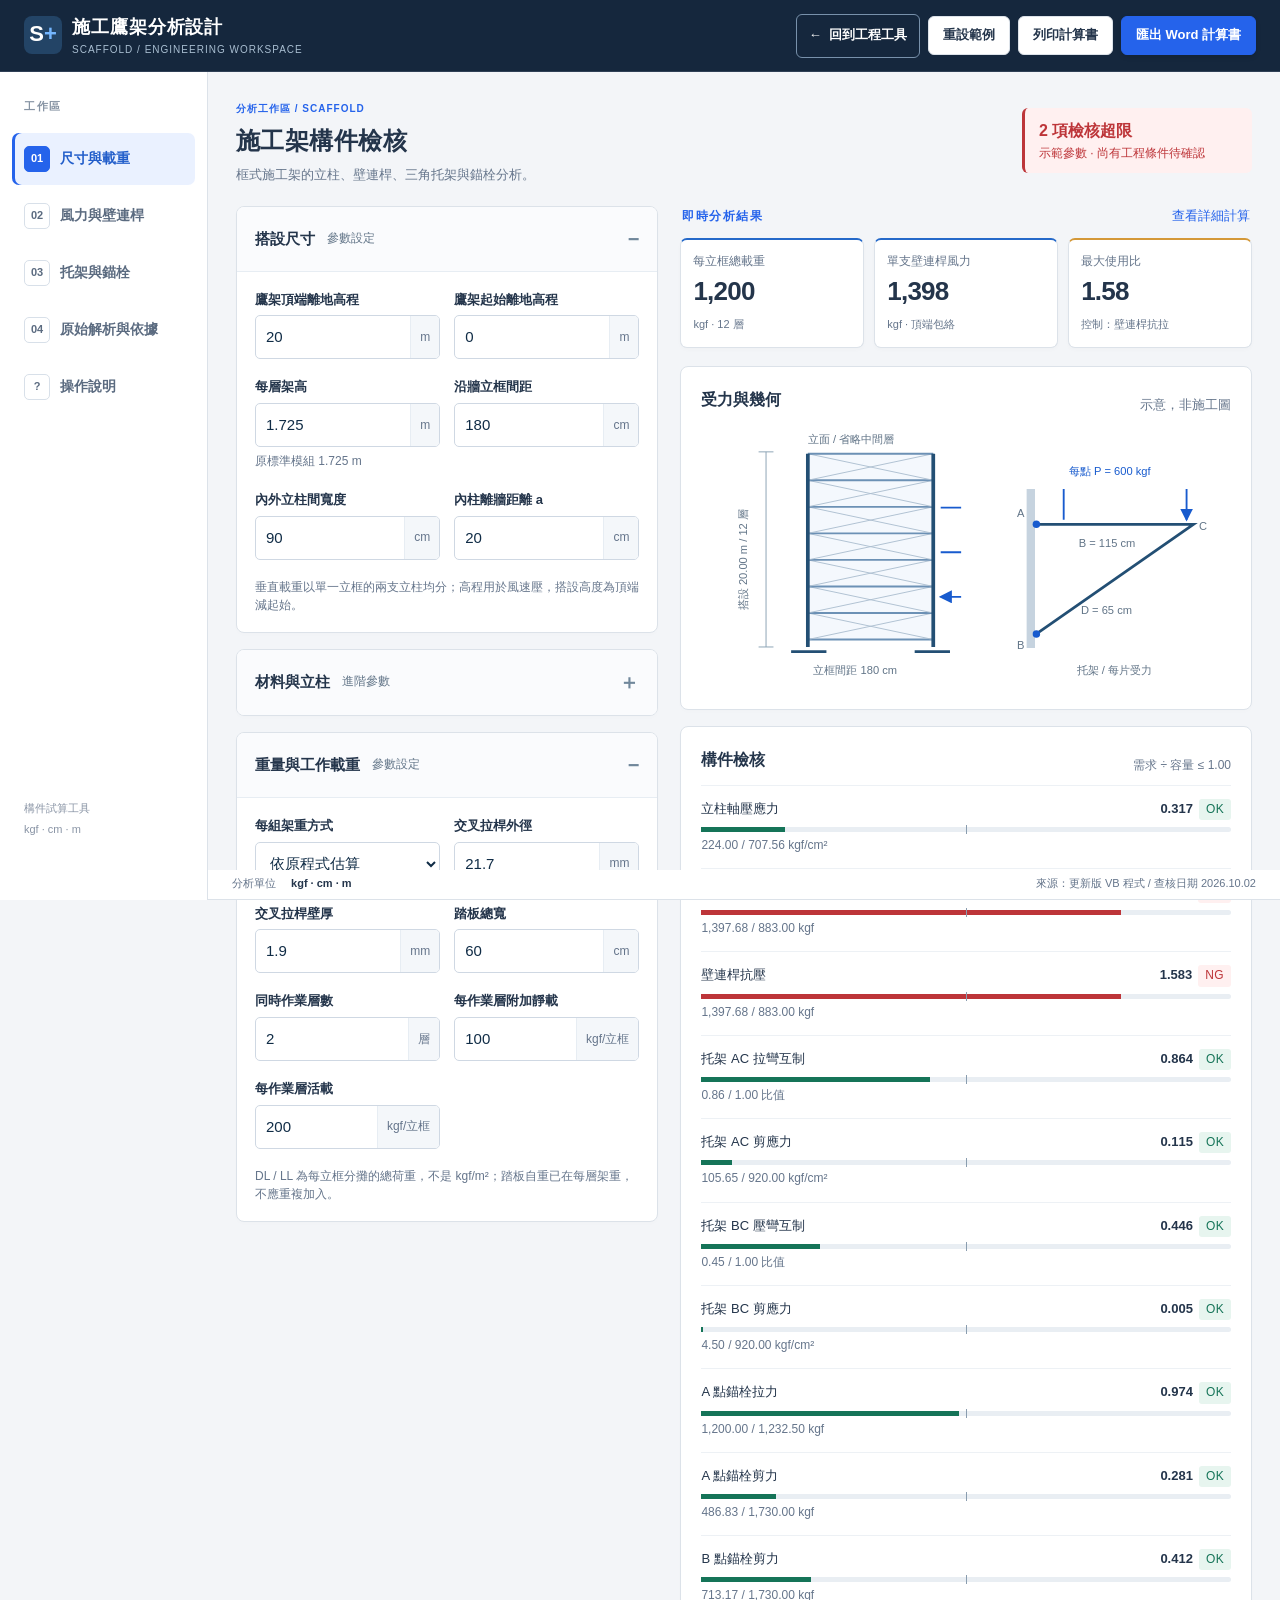
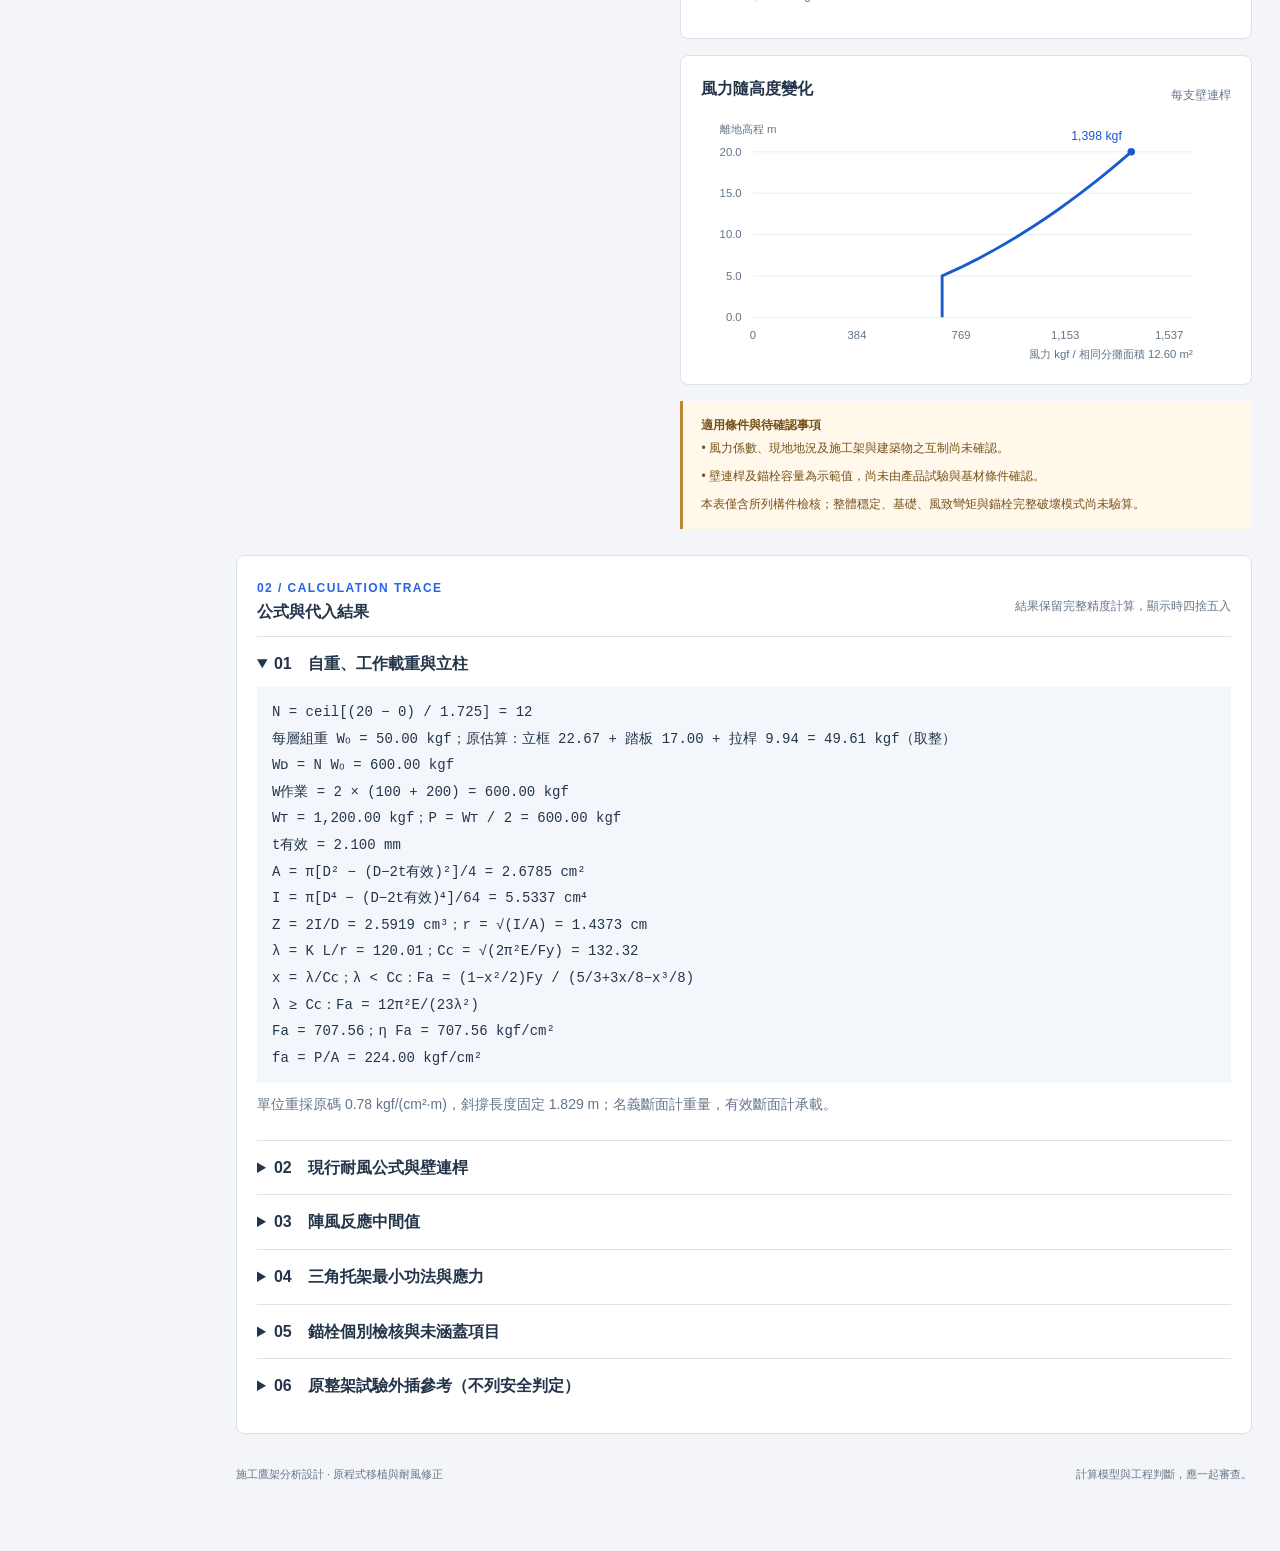
<file: template.html>
<!doctype html><html lang="zh-Hant"><head><meta charset="utf-8"><meta name="viewport" content="width=device-width,initial-scale=1"><link rel="icon" type="image/svg+xml" href="data:image/svg+xml,%3Csvg%20xmlns%3D%22http%3A//www.w3.org/2000/svg%22%20viewBox%3D%220%200%2032%2032%22%3E%3Crect%20width%3D%2232%22%20height%3D%2232%22%20rx%3D%226%22%20fill%3D%22%23102c46%22/%3E%3Cpath%20d%3D%22M8%206v20M24%206v20M8%208h16M8%2024h16M8%208l16%2016M24%208L8%2024%22%20fill%3D%22none%22%20stroke%3D%22%2382b7ff%22%20stroke-width%3D%222%22/%3E%3C/svg%3E"><meta name="description" content="施工鷹架參數化計算：原程式解析、立柱、壁連桿、三角托架、錨栓檢核與臺灣現行耐風規範公式。"><title>施工鷹架分析設計｜工程計算</title><link rel="stylesheet" href="style.css"><style id="hub-navigation-style">.hub-link{display:inline-flex;align-items:center;justify-content:center;gap:7px;min-height:44px;padding:8px 12px;border:1px solid #7891ab;border-radius:6px;color:#fff;text-decoration:none;font-size:13px;font-weight:600;white-space:nowrap;flex-shrink:0}.hub-link:hover{background:#294765;border-color:#a9c8e8;color:#fff}.hub-link:focus-visible{outline:3px solid #93c5fd;outline-offset:3px}@media(min-width:861px) and (max-width:1150px){.hub-link .hub-label{display:none}.hub-link{min-width:44px}}@media(max-width:860px){.head-actions .hub-link{flex:1 0 100%}}@media print{.hub-link{display:none!important}}</style></head><body data-view="inputs">
<header><div class="brand"><span class="mark">S<span>+</span></span><div><b>施工鷹架分析設計</b><small>SCAFFOLD / ENGINEERING WORKSPACE</small></div></div><div class="head-actions"><a class="hub-link" href="https://jerry597640-droid.github.io/engineering-calculator-hub/" aria-label="回到工程工具" title="回到工程工具"><span aria-hidden="true">←</span><span class="hub-label">回到工程工具</span></a><span class="edition">耐風規範 104 年施行版</span><button id="reset">重設範例</button><button id="print">列印計算書</button><button id="exportWord" class="primary">匯出 Word 計算書</button><span id="wordStatus" role="status" aria-live="polite"></span></div></header>
<div class="subbar"><span>分析單位 <b>kgf · cm · m</b></span><span>來源：更新版 VB 程式 / 查核日期 2026.10.02</span></div>
<main><div class="heading"><div><span class="eyebrow">分析工作區 / SCAFFOLD</span><h1>施工架構件檢核</h1><p>框式施工架的立柱、壁連桿、三角托架與錨栓分析。</p></div><div id="global" class="global" aria-live="polite"></div></div>
<nav aria-orientation="vertical" aria-label="分析頁籤" role="tablist"><button class="active" data-tab="geometry">尺寸與載重</button><button data-tab="wind">風力與壁連桿</button><button data-tab="bracket">托架與錨栓</button><button data-tab="method">原始解析與依據</button><button data-tab="help">操作說明</button></nav>
<div class="view-switch" role="group" aria-label="工作區顯示"><button data-view="inputs" aria-pressed="true">參數設定</button><button data-view="results" aria-pressed="false">分析結果</button><button data-view="report" aria-pressed="false">計算過程</button></div><div id="errors" class="errors" role="alert" tabindex="-1" hidden></div>
<p id="exampleStatus" role="status" aria-live="polite" hidden></p><div class="workspace"><section class="input-column"><div id="geometry" class="tab-panel"></div><div id="wind" class="tab-panel" hidden></div><div id="bracket" class="tab-panel" hidden></div><div id="method" class="tab-panel" hidden>
<article class="card prose"><span class="eyebrow">SOURCE REVIEW</span><h2>計算查核紀錄 · 2026.10.02</h2><p>已對照國土署耐風規範第二章與表 2.2、2.10、2.11。41 組案例共 533 項獨立數值比對通過；另測試係數分界、5 m 最低風速壓、風速平方律、分攤面積及無效輸入。此為程式與選定模型查核，不是完整工程設計認證。</p><p>托架反力另以數值積分求彎曲應變能極小值驗算；立柱保留原程式 ASD 模型，角鋼線性互制、側扭挫屈與錨栓完整破壞模式未完成規範符合性認證。φ = 0.29 至 0.30 的表列空隙延用前區間，平邊模型採較大係數。壁連桿採頂端風速壓包絡。</p><h2>原程式計算流程</h2><p>主版本：NEW 20140731 / 20140731 / FoundationDesign / FormMain.vb，最後更新 2016-08-15。另有 20121009 版本，未混用其公式。</p><ol><li>由幾何與管徑估算立框、踏板、交叉拉桿重量。</li><li>依搭設高度向上取整層數，累加自重與作業載重。</li><li>每一立框兩支柱均分垂直載重，依有效厚度及細長比求容許軸壓應力。</li><li>由風速、地況、陣風、遮網及受風面積計算壁連桿需求。</li><li>三角托架採最小功法求贅力 VB，再求 AC、BC 內力與應力比。</li><li>由支承反力檢核上下端錨栓群拉力及剪力。</li></ol><h3>移植與修正紀錄</h3><div class="table-wrap"><table><thead><tr><th>項目</th><th>本版處理</th></tr></thead><tbody><tr><td>立柱與托架 ASD</td><td>保留原計算架構；鋼材 Fy 分開設定。</td></tr><tr><td>自訂托架斷面</td><td>原碼將 r 誤作細長比；修正為 KL/r，剪力面積 Aw 獨立輸入。</td></tr><tr><td>腐蝕 / 舊料折減</td><td>預設腐蝕 0.3 mm；折減率統一作用於兩個挫屈分支，避免原輸出流程修改 Fa。</td></tr><tr><td>風速壓</td><td>補入 Kzt；各高度一律以 max(z,5) 計算，修正原高度迴圈低於 5 m 的判斷。</td></tr><tr><td>普通結構 G</td><td>1.77 改為規範簡化值 1.88，另支援詳細公式與柔性 Gf。</td></tr><tr><td>圓管 Cf 分界</td><td>D√q：原 1.5 改為表 2.11 的 1.70。</td></tr><tr><td>遮網 / 實體率</td><td>依「鋼材＋遮網」總實體率 φ 判別；φ > 0.7 改用表 2.10 類比，或專案淨風壓。</td></tr><tr><td>原高遮蔽風式</td><td>q[1.77(0.8+0.5)+0.75]φA 僅列原版比較，不當成通用施工架風式。</td></tr><tr><td>整架容量外插</td><td>[8.7−0.1(N−10)]×1000/(4×2.5) 僅為舊研究比較，未列 OK。</td></tr><tr><td>錨栓合力</td><td>保留原結果供追溯；√(T²+V²) 不取代產品拉剪互制及混凝土破壞檢核。</td></tr></tbody></table></div>
<h3>適用範圍</h3><p>這是原程式構件檢核的工程試算工具，並非整架三維結構分析。假設壁連桿能提供側向支承、垂直載重由立框兩支柱均分，托架各片等分載重、兩構件 EI 相同並忽略軸向變形。</p><p>表 2.10／2.11 用於施工架屬工程類比。附著式施工架需確認建築物角隅、渦流、局部風壓、內外壓差、網材氣動試驗及雙向風；可改用「專案淨風壓」輸入已含陣風的 Cnet。遮網實體率不等於可直接採用的透氣風壓折減係數。</p><p>未涵蓋地震、整架傾覆滑移、基底承載、風致立柱彎矩與二階效應、扣件／焊縫、板面撓度及完整錨栓混凝土破壞。各項 OK 僅表示本列需求／容量 ≤ 1，不表示整體施工架可直接施工。</p>
<h3>規範來源</h3><p>目前官方公布版本：103.06.12 修正、104.01.01 施行，含 103.12.03 第 2.4 點及表 2.21 修正。後續研究草案未當作生效條文。</p><ul><li><a href="https://www.nlma.gov.tw/ch/legislation/regsearch/166" target="_blank" rel="noopener">國土署：建築物耐風設計規範及解說</a></li><li><a href="https://www.nlma.gov.tw/uploads/files/ed1498837647323cbd8cd287ce939972.pdf" target="_blank" rel="noopener">第二章：§2.2、§2.4–2.8 計算公式</a></li><li><a href="https://www.nlma.gov.tw/uploads/files/31dfde31df0c1be76c1b8d92e4285d76.pdf" target="_blank" rel="noopener">表 2.2、2.10、2.11：地況與風力係數</a></li><li><a href="https://www.ilosh.gov.tw/90734/90811/136446/90775/91611/?cprint=pt" target="_blank" rel="noopener">職安所：施工架耐風性能與建築物干擾效應</a></li></ul><p class="muted">原碼對照：FormMain.vb 2245–2305（重量）、2478–2500（立柱）、2530–2735（舊風式）、1360–1835（托架）、1850–1920（錨栓）。23 種角鋼性質直接擷取原碼資料表；不包含原可執行檔、登入流程或產品認證。</p></article></div>
<div id="help" class="tab-panel" hidden><article class="card handbook"><h2>操作說明與資料來源</h2><p>逐欄查詢填寫方式、單位及資料來源。所有預設數字都是範例，請依工程資料覆核。</p><label for="helpSearch">搜尋操作說明</label><div class="help-search"><input id="helpSearch" type="search" placeholder="例如：錨栓、kgf、遮網、風速" autocomplete="off"><button id="helpClear" type="button">清除</button></div><p id="helpStatus" role="status" aria-live="polite">共 12 個章節，點選標題展開。</p><div class="help-actions"><button id="helpExpand" type="button">展開全部</button><button id="helpCollapse" type="button">收合全部</button></div><details class="help-section" id="workedExamples" open><summary>照著輸入的範例與預期結果</summary><p>兩組教學案例使用相同架體與材料：A 保留壁連桿超限，B 示範縮小其水平分攤間距後的變化。這些是可重現的操作練習，並非特定工地設計或產品容量認證。</p><h3>範例 A　20 m 高施工架與三角托架</h3><p>先按「一鍵載入範例 A」，或按「重設範例」後依下表逐項填入。進階區請點標題展開；註明「本模式不採用」的隱藏欄位不必填寫，也不必為了填值切換模式。啟用「計算三角托架與錨栓」，兩個「已確認」框保持未勾選。</p><div class="help-actions"><button type="button" data-scaffold-example="A">一鍵載入範例 A</button><button type="button" data-scaffold-example="B">一鍵載入範例 B</button></div><div id="exampleLoadPrompt" class="notice" hidden><p id="exampleLoadMessage" role="status"></p><div class="help-actions"><button type="button" id="exampleLoadConfirm">確認載入</button><button type="button" id="exampleLoadCancel">取消</button></div></div><p>載入將取代目前全部參數，按確認前請先匯出要保留的計算書。載入後回到「尺寸與載重」；手機請按底部「分析結果」或「計算過程」核對。</p><h3>尺寸與載重／搭設尺寸</h3><div class="help-table"><table><thead><tr><th scope="col">畫面欄位</th><th scope="col">範例 A 輸入值</th><th scope="col">單位與使用說明</th></tr></thead><tbody><tr><td data-label="畫面欄位">鷹架頂端離地高程</td><td data-label="範例 A 輸入值">20</td><td data-label="單位與使用說明">m</td></tr><tr><td data-label="畫面欄位">鷹架起始離地高程</td><td data-label="範例 A 輸入值">0</td><td data-label="單位與使用說明">m</td></tr><tr><td data-label="畫面欄位">每層架高</td><td data-label="範例 A 輸入值">1.725</td><td data-label="單位與使用說明">m</td></tr><tr><td data-label="畫面欄位">沿牆立框間距</td><td data-label="範例 A 輸入值">180</td><td data-label="單位與使用說明">cm</td></tr><tr><td data-label="畫面欄位">內外立柱間寬度</td><td data-label="範例 A 輸入值">90</td><td data-label="單位與使用說明">cm</td></tr><tr><td data-label="畫面欄位">內柱離牆距離 a</td><td data-label="範例 A 輸入值">20</td><td data-label="單位與使用說明">cm</td></tr></tbody></table></div><h3>尺寸與載重／材料與立柱</h3><div class="help-table"><table><thead><tr><th scope="col">畫面欄位</th><th scope="col">範例 A 輸入值</th><th scope="col">單位與使用說明</th></tr></thead><tbody><tr><td data-label="畫面欄位">立柱外徑 D</td><td data-label="範例 A 輸入值">42.7</td><td data-label="單位與使用說明">mm</td></tr><tr><td data-label="畫面欄位">名義壁厚 t</td><td data-label="範例 A 輸入值">2.4</td><td data-label="單位與使用說明">mm</td></tr><tr><td data-label="畫面欄位">厚度扣減</td><td data-label="範例 A 輸入值">0.3</td><td data-label="單位與使用說明">mm</td></tr><tr><td data-label="畫面欄位">立柱降伏強度 Fy</td><td data-label="範例 A 輸入值">2300</td><td data-label="單位與使用說明">kgf/cm²</td></tr><tr><td data-label="畫面欄位">彈性模數 E</td><td data-label="範例 A 輸入值">2040000</td><td data-label="單位與使用說明">kgf/cm²</td></tr><tr><td data-label="畫面欄位">有效長度係數 K</td><td data-label="範例 A 輸入值">1</td><td data-label="單位與使用說明">—</td></tr><tr><td data-label="畫面欄位">無側撐層高倍率</td><td data-label="範例 A 輸入值">1</td><td data-label="單位與使用說明">倍</td></tr><tr><td data-label="畫面欄位">舊料容許應力折減率</td><td data-label="範例 A 輸入值">1</td><td data-label="單位與使用說明">—</td></tr></tbody></table></div><h3>尺寸與載重／重量與工作載重</h3><div class="help-table"><table><thead><tr><th scope="col">畫面欄位</th><th scope="col">範例 A 輸入值</th><th scope="col">單位與使用說明</th></tr></thead><tbody><tr><td data-label="畫面欄位">每組架重方式</td><td data-label="範例 A 輸入值">依原程式估算</td><td data-label="單位與使用說明">—</td></tr><tr><td data-label="畫面欄位">實測每層每立框組重</td><td data-label="範例 A 輸入值">40</td><td data-label="單位與使用說明">kgf；本模式不採用，保留預設即可</td></tr><tr><td data-label="畫面欄位">交叉拉桿外徑</td><td data-label="範例 A 輸入值">21.7</td><td data-label="單位與使用說明">mm</td></tr><tr><td data-label="畫面欄位">交叉拉桿壁厚</td><td data-label="範例 A 輸入值">1.9</td><td data-label="單位與使用說明">mm</td></tr><tr><td data-label="畫面欄位">踏板總寬</td><td data-label="範例 A 輸入值">60</td><td data-label="單位與使用說明">cm</td></tr><tr><td data-label="畫面欄位">同時作業層數</td><td data-label="範例 A 輸入值">2</td><td data-label="單位與使用說明">層</td></tr><tr><td data-label="畫面欄位">每作業層附加靜載</td><td data-label="範例 A 輸入值">100</td><td data-label="單位與使用說明">kgf/立框</td></tr><tr><td data-label="畫面欄位">每作業層活載</td><td data-label="範例 A 輸入值">200</td><td data-label="單位與使用說明">kgf/立框</td></tr></tbody></table></div><h3>風力與壁連桿／基地風場</h3><div class="help-table"><table><thead><tr><th scope="col">畫面欄位</th><th scope="col">範例 A 輸入值</th><th scope="col">單位與使用說明</th></tr></thead><tbody><tr><td data-label="畫面欄位">基本設計風速 V₁₀(C)</td><td data-label="範例 A 輸入值">42.5</td><td data-label="單位與使用說明">m/s</td></tr><tr><td data-label="畫面欄位">地況</td><td data-label="範例 A 輸入值">B｜市郊、城鎮</td><td data-label="單位與使用說明">—</td></tr><tr><td data-label="畫面欄位">用途係數 I</td><td data-label="範例 A 輸入值">1</td><td data-label="單位與使用說明">—</td></tr><tr><td data-label="畫面欄位">地形係數 Kzt</td><td data-label="範例 A 輸入值">1</td><td data-label="單位與使用說明">—</td></tr></tbody></table></div><h3>風力與壁連桿／陣風反應</h3><div class="help-table"><table><thead><tr><th scope="col">畫面欄位</th><th scope="col">範例 A 輸入值</th><th scope="col">單位與使用說明</th></tr></thead><tbody><tr><td data-label="畫面欄位">G / Gf 計算方式</td><td data-label="範例 A 輸入值">普通結構簡化 G = 1.88</td><td data-label="單位與使用說明">—</td></tr><tr><td data-label="畫面欄位">基本自然頻率 fn</td><td data-label="範例 A 輸入值">1</td><td data-label="單位與使用說明">Hz</td></tr><tr><td data-label="畫面欄位">結構阻尼比 β</td><td data-label="範例 A 輸入值">0.01</td><td data-label="單位與使用說明">—；本模式不採用，保留預設即可</td></tr><tr><td data-label="畫面欄位">專案 G / Gf</td><td data-label="範例 A 輸入值">1.88</td><td data-label="單位與使用說明">—；本模式不採用，保留預設即可</td></tr><tr><td data-label="畫面欄位">受風系統順風深度 L</td><td data-label="範例 A 輸入值">10</td><td data-label="單位與使用說明">m；簡化 G 模式不參與計算</td></tr></tbody></table></div><h3>風力與壁連桿／受風面積與係數</h3><div class="help-table"><table><thead><tr><th scope="col">畫面欄位</th><th scope="col">範例 A 輸入值</th><th scope="col">單位與使用說明</th></tr></thead><tbody><tr><td data-label="畫面欄位">受風系統沿牆總寬 B</td><td data-label="範例 A 輸入值">20</td><td data-label="單位與使用說明">m</td></tr><tr><td data-label="畫面欄位">遮網實體率 s</td><td data-label="範例 A 輸入值">0.5</td><td data-label="單位與使用說明">—</td></tr><tr><td data-label="畫面欄位">總實體率 φ</td><td data-label="範例 A 輸入值">由原鋼材投影＋遮網估算</td><td data-label="單位與使用說明">—</td></tr><tr><td data-label="畫面欄位">實測總實體率 φ</td><td data-label="範例 A 輸入值">0.5</td><td data-label="單位與使用說明">—；本模式不採用，保留預設即可</td></tr><tr><td data-label="畫面欄位">風力模型</td><td data-label="範例 A 輸入值">表 2.10 / 2.11 工程類比</td><td data-label="單位與使用說明">—</td></tr><tr><td data-label="畫面欄位">自訂風力係數 Cf</td><td data-label="範例 A 輸入值">1.6</td><td data-label="單位與使用說明">—；本模式不採用，保留預設即可</td></tr><tr><td data-label="畫面欄位">專案淨風壓係數 Cnet</td><td data-label="範例 A 輸入值">2.5</td><td data-label="單位與使用說明">—；本模式不採用，保留預設即可</td></tr></tbody></table></div><h3>風力與壁連桿／壁連桿配置</h3><div class="help-table"><table><thead><tr><th scope="col">畫面欄位</th><th scope="col">範例 A 輸入值</th><th scope="col">單位與使用說明</th></tr></thead><tbody><tr><td data-label="畫面欄位">水平分攤間距 Sx</td><td data-label="範例 A 輸入值">3.6</td><td data-label="單位與使用說明">m</td></tr><tr><td data-label="畫面欄位">垂直分攤間距 Sy</td><td data-label="範例 A 輸入值">3.5</td><td data-label="單位與使用說明">m</td></tr><tr><td data-label="畫面欄位">整組容許拉力</td><td data-label="範例 A 輸入值">883</td><td data-label="單位與使用說明">kgf</td></tr><tr><td data-label="畫面欄位">整組容許壓力</td><td data-label="範例 A 輸入值">883</td><td data-label="單位與使用說明">kgf；883 僅供操作示範，非抗壓證明</td></tr></tbody></table></div><h3>托架與錨栓／托架幾何與分攤</h3><div class="help-table"><table><thead><tr><th scope="col">畫面欄位</th><th scope="col">範例 A 輸入值</th><th scope="col">單位與使用說明</th></tr></thead><tbody><tr><td data-label="畫面欄位">托架水平長 B</td><td data-label="範例 A 輸入值">115</td><td data-label="單位與使用說明">cm</td></tr><tr><td data-label="畫面欄位">托架垂直深 D</td><td data-label="範例 A 輸入值">65</td><td data-label="單位與使用說明">cm</td></tr><tr><td data-label="畫面欄位">托架沿牆間距</td><td data-label="範例 A 輸入值">180</td><td data-label="單位與使用說明">cm</td></tr><tr><td data-label="畫面欄位">每處並列托架片數</td><td data-label="範例 A 輸入值">1</td><td data-label="單位與使用說明">片</td></tr><tr><td data-label="畫面欄位">托架降伏強度 Fy</td><td data-label="範例 A 輸入值">2300</td><td data-label="單位與使用說明">kgf/cm²</td></tr><tr><td data-label="畫面欄位">斜桿有效長度係數 K</td><td data-label="範例 A 輸入值">1</td><td data-label="單位與使用說明">—</td></tr></tbody></table></div><h3>托架與錨栓／托架斷面</h3><div class="help-table"><table><thead><tr><th scope="col">畫面欄位</th><th scope="col">範例 A 輸入值</th><th scope="col">單位與使用說明</th></tr></thead><tbody><tr><td data-label="畫面欄位">角鋼規格</td><td data-label="範例 A 輸入值">L75x75x9</td><td data-label="單位與使用說明">—</td></tr><tr><td data-label="畫面欄位">自訂面積 A</td><td data-label="範例 A 輸入值">12.69</td><td data-label="單位與使用說明">cm²；本模式不採用，保留預設即可</td></tr><tr><td data-label="畫面欄位">自訂慣性矩 Ix</td><td data-label="範例 A 輸入值">64.4</td><td data-label="單位與使用說明">cm⁴；本模式不採用，保留預設即可</td></tr><tr><td data-label="畫面欄位">自訂斷面模數 Sx</td><td data-label="範例 A 輸入值">12.1</td><td data-label="單位與使用說明">cm³；本模式不採用，保留預設即可</td></tr><tr><td data-label="畫面欄位">自訂剪力面積 Aw</td><td data-label="範例 A 輸入值">6.75</td><td data-label="單位與使用說明">cm²；本模式不採用，保留預設即可</td></tr><tr><td data-label="畫面欄位">自訂最小迴轉半徑 rmin</td><td data-label="範例 A 輸入值">1.45</td><td data-label="單位與使用說明">cm；本模式不採用，保留預設即可</td></tr></tbody></table></div><h3>托架與錨栓／各端錨栓群</h3><div class="help-table"><table><thead><tr><th scope="col">畫面欄位</th><th scope="col">範例 A 輸入值</th><th scope="col">單位與使用說明</th></tr></thead><tbody><tr><td data-label="畫面欄位">單支基準抗拉容量</td><td data-label="範例 A 輸入值">2465</td><td data-label="單位與使用說明">kgf</td></tr><tr><td data-label="畫面欄位">單支基準抗剪容量</td><td data-label="範例 A 輸入值">3460</td><td data-label="單位與使用說明">kgf</td></tr><tr><td data-label="畫面欄位">基準容量除數 SF</td><td data-label="範例 A 輸入值">2</td><td data-label="單位與使用說明">—</td></tr><tr><td data-label="畫面欄位">每片托架每端錨栓數</td><td data-label="範例 A 輸入值">1</td><td data-label="單位與使用說明">支</td></tr></tbody></table></div><h3>範例資料從哪裡來</h3><p>尺寸、作業載重、風場及動力參數均沿用本工具教學預設。角鋼性質取自移植的原程式資料表；壁連桿與錨栓容量為舊程式示例，沒有本案產品或基材證明。實際工程應逐項換成配置圖、材料證明、現地風場判定及產品評估資料，取得方式見後續各章。</p><h3>範例 A 計算核對</h3><div class="help-table"><table><thead><tr><th scope="col">核對項目</th><th scope="col">預期數值</th><th scope="col">單位或計算方式</th></tr></thead><tbody><tr><td data-label="核對項目">搭設層數</td><td data-label="預期數值">12</td><td data-label="單位或計算方式">ceil(20 / 1.725)</td></tr><tr><td data-label="核對項目">每層每立框組重</td><td data-label="預期數值">50</td><td data-label="單位或計算方式">kgf；原估算後取整</td></tr><tr><td data-label="核對項目">架體自重</td><td data-label="預期數值">600</td><td data-label="單位或計算方式">kgf；12 × 50</td></tr><tr><td data-label="核對項目">工作載重</td><td data-label="預期數值">600</td><td data-label="單位或計算方式">kgf；2 × (100 + 200)</td></tr><tr><td data-label="核對項目">每立框總載重</td><td data-label="預期數值">1200</td><td data-label="單位或計算方式">kgf；600 + 600</td></tr><tr><td data-label="核對項目">單支立柱軸力</td><td data-label="預期數值">600</td><td data-label="單位或計算方式">kgf；1200 / 2</td></tr><tr><td data-label="核對項目">有效厚度</td><td data-label="預期數值">2.1</td><td data-label="單位或計算方式">mm；2.4 − 0.3</td></tr><tr><td data-label="核對項目">立柱斷面積</td><td data-label="預期數值">2.679</td><td data-label="單位或計算方式">cm²</td></tr><tr><td data-label="核對項目">頂端風速壓 q</td><td data-label="預期數值">67.223</td><td data-label="單位或計算方式">kgf/m²</td></tr><tr><td data-label="核對項目">總實體率 φ</td><td data-label="預期數值">0.549</td><td data-label="單位或計算方式">無因次，自動估算</td></tr><tr><td data-label="核對項目">G / Cf</td><td data-label="預期數值">1.88 / 1.6</td><td data-label="單位或計算方式">無因次</td></tr><tr><td data-label="核對項目">設計壓力</td><td data-label="預期數值">110.927</td><td data-label="單位或計算方式">kgf/m²</td></tr><tr><td data-label="核對項目">壁連桿分攤面積</td><td data-label="預期數值">12.6</td><td data-label="單位或計算方式">m²；3.6 × 3.5</td></tr><tr><td data-label="核對項目">單支壁連桿風力</td><td data-label="預期數值">1,397.683</td><td data-label="單位或計算方式">kgf</td></tr><tr><td data-label="核對項目">每端錨栓群容許拉力</td><td data-label="預期數值">1,232.500</td><td data-label="單位或計算方式">kgf；1 × 2465 / 2</td></tr><tr><td data-label="核對項目">每端錨栓群容許剪力</td><td data-label="預期數值">1,730.000</td><td data-label="單位或計算方式">kgf；1 × 3460 / 2</td></tr></tbody></table></div><h3>範例 B　縮小壁連桿水平分攤間距</h3><p>所有欄位與範例 A 相同，只有「風力與壁連桿 → 壁連桿配置 → 水平分攤間距 Sx」從 3.6 m 改為 1.8 m。也可直接按「一鍵載入範例 B」。這是配置敏感度練習，實際增設壁連桿仍須確認配置、錨定位置及荷重傳遞。</p><div class="help-table"><table><thead><tr><th scope="col">比較項目</th><th scope="col">範例 A</th><th scope="col">範例 B</th></tr></thead><tbody><tr><td data-label="比較項目">Sx / Sy（m）</td><td data-label="範例 A">3.6 / 3.5</td><td data-label="範例 B">1.8 / 3.5</td></tr><tr><td data-label="比較項目">分攤面積（m²）</td><td data-label="範例 A">12.600</td><td data-label="範例 B">6.300</td></tr><tr><td data-label="比較項目">壁連桿風力（kgf）</td><td data-label="範例 A">1,397.683</td><td data-label="範例 B">698.841</td></tr><tr><td data-label="比較項目">最大使用比</td><td data-label="範例 A">1.583</td><td data-label="範例 B">0.974</td></tr><tr><td data-label="比較項目">控制項目</td><td data-label="範例 A">壁連桿抗拉</td><td data-label="範例 B">A 點錨栓拉力</td></tr></tbody></table></div><h3>每一列檢核結果對照</h3><div class="help-table"><table><thead><tr><th scope="col">構件檢核</th><th scope="col">範例 A 使用比／判定</th><th scope="col">範例 B 使用比／判定</th></tr></thead><tbody><tr><td data-label="構件檢核">立柱軸壓應力</td><td data-label="範例 A 使用比／判定">0.317 / OK</td><td data-label="範例 B 使用比／判定">0.317 / OK</td></tr><tr><td data-label="構件檢核">壁連桿抗拉</td><td data-label="範例 A 使用比／判定">1.583 / NG</td><td data-label="範例 B 使用比／判定">0.791 / OK</td></tr><tr><td data-label="構件檢核">壁連桿抗壓</td><td data-label="範例 A 使用比／判定">1.583 / NG</td><td data-label="範例 B 使用比／判定">0.791 / OK</td></tr><tr><td data-label="構件檢核">托架 AC 拉彎互制</td><td data-label="範例 A 使用比／判定">0.864 / OK</td><td data-label="範例 B 使用比／判定">0.864 / OK</td></tr><tr><td data-label="構件檢核">托架 AC 剪應力</td><td data-label="範例 A 使用比／判定">0.115 / OK</td><td data-label="範例 B 使用比／判定">0.115 / OK</td></tr><tr><td data-label="構件檢核">托架 BC 壓彎互制</td><td data-label="範例 A 使用比／判定">0.446 / OK</td><td data-label="範例 B 使用比／判定">0.446 / OK</td></tr><tr><td data-label="構件檢核">托架 BC 剪應力</td><td data-label="範例 A 使用比／判定">0.005 / OK</td><td data-label="範例 B 使用比／判定">0.005 / OK</td></tr><tr><td data-label="構件檢核">A 點錨栓拉力</td><td data-label="範例 A 使用比／判定">0.974 / OK</td><td data-label="範例 B 使用比／判定">0.974 / OK</td></tr><tr><td data-label="構件檢核">A 點錨栓剪力</td><td data-label="範例 A 使用比／判定">0.281 / OK</td><td data-label="範例 B 使用比／判定">0.281 / OK</td></tr><tr><td data-label="構件檢核">B 點錨栓剪力</td><td data-label="範例 A 使用比／判定">0.412 / OK</td><td data-label="範例 B 使用比／判定">0.412 / OK</td></tr></tbody></table></div><p>A 應有 2 項超限，分別是壁連桿抗拉與抗壓；B 的本表已列項目均未超限。兩者都保留工程條件待確認提示，OK 不代表整體穩定或完整錨栓設計已完成。Sx 減半使分攤面積與風力減半，自重、立柱及托架數值維持相同。</p><h3>結果不一致時</h3><p>先檢查是否按一鍵載入重置全部參數，再確認單位、重量模式、作業層數、風力模型及托架開關。首頁摘要會取整數或兩位小數；詳細計算與上表的三位小數可能有顯示差異。最後匯出 Word，分別命名為「範例A」及「範例B」留存比對。</p></details><details class="help-section"><summary>開始使用</summary><p>欄位填寫方式與資料來源<br>適用介面版本 2026 年 10 月 2 日</p><p>本手冊供填表、試算及複核使用，依網頁各參數頁籤逐項說明輸入資料。先備妥配置圖、材料及產品資料，再以本案數據替換範例值；完成後查閱使用比、適用條件及詳細計算，匯出 Word 留存。</p><p>使用網址：<a href="https://jerry597640-droid.github.io/scaffold-analysis-calculator/" target="_blank" rel="noopener">https://jerry597640-droid.github.io/scaffold-analysis-calculator/</a></p><h3>第一次使用的操作順序</h3><p>1 進入「尺寸與載重」，填搭設高程、模組尺寸、管材及各作業層荷重。</p><p>2 進入「風力與壁連桿」，依基地、風向及支承系統選風場與風力模型，填壁連桿配置和容量。</p><p>3 進入「托架與錨栓」，依是否使用懸挑托架啟用計算，填幾何、斷面及錨栓容量。</p><p>4 每次改值即重新計算，不必另按計算鍵。出現「輸入需修正」時，先依提示修正再看結果。</p><p>5 查看所有 OK／NG、待確認事項及「公式與代入結果」。工程條件確實覆核後再勾選確認框。</p><p>6 按「匯出 Word 計算書」保存本次參數及計算；或按「列印計算書」使用瀏覽器列印功能。</p><h3>桌面與手機操作</h3><p>桌面由側邊頁籤選輸入類別，參數與結果並列。手機由底部「參數設定／分析結果／計算過程」切換；先回到參數設定，再選上方分類。點選各區標題可展開或收合；「材料與立柱」「陣風反應」「托架斷面」預設收合。灰色欄位通常表示該模式未採用。</p><p>查詢欄位時，選「操作說明」，輸入關鍵字即可篩選相關章節；可展開或收合內容，清除搜尋後回到全部章節。</p><h3>保存及範例資料</h3><p>目前沒有專案儲存與重新匯入功能，重新整理或重開頁面會回到預設值。「重設範例」也會覆蓋目前輸入，請先匯出。Word 是本次結果紀錄，修改 Word 內容不會更新網頁計算。</p><p>本工具為構件試算。各列 OK 不等於整架可施工，整體穩定、基礎及完整連接設計仍須另行審查。以下所有「預設」皆為介面範例，不是通用設計值。</p></details><details class="help-section"><summary>1 搭設尺寸</summary><p>資料主要來自施工架配置平面圖、立面圖、剖面圖及現地測量。所有離地高程使用同一地面基準；托架式施工架的起始高程也應填實際離地高度。</p><div class="help-table"><table><thead><tr><th scope="col">畫面欄位與單位</th><th scope="col">填入方式及作用</th><th scope="col">資料來源與確認事項</th></tr></thead><tbody><tr><td data-label="畫面欄位與單位">鷹架頂端離地高程<br>m</td><td data-label="填入方式及作用">填最高受風頂端高程；預設 20。須大於起始高程，工具上限 300 m。</td><td data-label="資料來源與確認事項">配置立面、測量成果；不是單純輸入搭設高度。</td></tr><tr><td data-label="畫面欄位與單位">鷹架起始離地高程<br>m</td><td data-label="填入方式及作用">填最下層起始處離地高程；預設 0。懸挑架不應一律填 0。</td><td data-label="資料來源與確認事項">立面、托架標高及現場測量。</td></tr><tr><td data-label="畫面欄位與單位">每層架高<br>m</td><td data-label="填入方式及作用">填實際垂直模組高；預設 1.725。層數按搭設高度除以層高向上取整。</td><td data-label="資料來源與確認事項">架材型錄、配置圖及實測。</td></tr><tr><td data-label="畫面欄位與單位">沿牆立框間距<br>cm</td><td data-label="填入方式及作用">沿牆方向相鄰立框的分攤間距；預設 180。</td><td data-label="資料來源與確認事項">配置平面；本欄也影響托架載重分攤。</td></tr><tr><td data-label="畫面欄位與單位">內外立柱間寬度<br>cm</td><td data-label="填入方式及作用">填內外柱受力位置間距；預設 90。</td><td data-label="資料來源與確認事項">剖面、立框尺寸；與踏板總寬不同。</td></tr><tr><td data-label="畫面欄位與單位">內柱離牆距離 a<br>cm</td><td data-label="填入方式及作用">填托架牆側支承至內柱載重作用點的水平距離；預設 20。</td><td data-label="資料來源與確認事項">托架詳圖及現場定位；應與計算示意的支承位置一致。</td></tr></tbody></table></div><h3>核對例子</h3><p>頂端 20 m、起始 0 m、每層 1.725 m：搭設高度 20 m，計算層數為 12 層。若起始處在離地 10 m、頂端在 30 m，搭設高度仍是 20 m，但風速壓採 30 m 頂端高程。</p><p>托架啟用時，外柱位置 b = a + 內外柱寬，且 b 不得超過托架水平長 B。例如 20 + 90 = 110 cm，應不大於 B = 115 cm。</p><h3>資料紀錄方式</h3><p>每個輸入值宜註記圖號、版次、尺寸位置及實測日期。若現地與圖面不同，先確認本次採用哪一版配置；不要把不同階段的高度、間距及連接容量混在同一案例。</p></details><details class="help-section"><summary>2 材料與立柱</summary><p>點開「材料與立柱」填入管材性質與側向支承條件。材質證明提供材料強度，配置與分析提供有效長度；兩者不可互相替代。</p><div class="help-table"><table><thead><tr><th scope="col">畫面欄位與單位</th><th scope="col">填入方式及作用</th><th scope="col">資料來源與確認事項</th></tr></thead><tbody><tr><td data-label="畫面欄位與單位">立柱外徑 D<br>mm</td><td data-label="填入方式及作用">名義外徑，預設 42.7。</td><td data-label="資料來源與確認事項">製造商規格、材質證明及卡尺量測。</td></tr><tr><td data-label="畫面欄位與單位">名義壁厚 t<br>mm</td><td data-label="填入方式及作用">名義厚度，預設 2.4；有效厚度另扣厚度扣減。</td><td data-label="資料來源與確認事項">型錄、材質證明；必要時以測厚確認。</td></tr><tr><td data-label="畫面欄位與單位">厚度扣減<br>mm</td><td data-label="填入方式及作用">預設 0.3；有效厚度 = t − 扣減，須大於 0。</td><td data-label="資料來源與確認事項">腐蝕、磨耗測厚及採用的評估原則；不是固定規範要求值。</td></tr><tr><td data-label="畫面欄位與單位">立柱降伏強度 Fy<br>kgf/cm²</td><td data-label="填入方式及作用">預設 2300，依實際鋼種填寫。</td><td data-label="資料來源與確認事項">材料試驗報告或鋼材證明；不可把抗拉強度當 Fy。</td></tr><tr><td data-label="畫面欄位與單位">彈性模數 E<br>kgf/cm²</td><td data-label="填入方式及作用">預設 2040000；亦供托架壓桿計算使用。</td><td data-label="資料來源與確認事項">材料設計依據；注意與 MPa 的換算。</td></tr><tr><td data-label="畫面欄位與單位">有效長度係數 K<br>無單位</td><td data-label="填入方式及作用">預設 1；作用於立柱 KL/r。</td><td data-label="資料來源與確認事項">支承、接頭轉動約束與穩定分析；不能為取得 OK 任意降低。</td></tr><tr><td data-label="畫面欄位與單位">無側撐層高倍率<br>倍</td><td data-label="填入方式及作用">預設 1；無側撐長度 = 層高 × 倍率。</td><td data-label="資料來源與確認事項">實際側撐與壁連桿配置及分析。每層有橫桿不必然等於有效側撐。</td></tr><tr><td data-label="畫面欄位與單位">舊料容許應力折減率<br>無單位</td><td data-label="填入方式及作用">0 &lt; η ≤ 1，預設 1；容許應力乘 η。</td><td data-label="資料來源與確認事項">舊料檢測、試驗或設計評估。與厚度扣減分別記錄，避免同一劣化重複折減。</td></tr></tbody></table></div><h3>單位換算</h3><p>1 MPa ≈ 10.1972 kgf/cm²；例如 235 MPa 約為 2396 kgf/cm²。1 kN ≈ 101.972 kgf。畫面中的 kgf 為力，不是質量單位 kg。</p><h3>有效厚度的填法</h3><p>例如名義 2.4 mm、代表性剩餘厚度 2.1 mm，可在經評估後填 t = 2.4、扣減 = 0.3。若已直接把 t 填為剩餘厚度，就不要再重複扣相同損失。程式自重用名義厚度，承載用有效厚度；現況重量宜另以實測模式處理。</p></details><details class="help-section"><summary>3 重量與工作載重</summary><div class="help-table"><table><thead><tr><th scope="col">畫面欄位與單位</th><th scope="col">填入方式及作用</th><th scope="col">資料來源與確認事項</th></tr></thead><tbody><tr><td data-label="畫面欄位與單位">每組架重方式</td><td data-label="填入方式及作用">選「依原程式估算」或「輸入實測重量」。</td><td data-label="資料來源與確認事項">依模組是否符合原架型及是否有完整重量資料判斷。</td></tr><tr><td data-label="畫面欄位與單位">實測每層每立框組重<br>kgf</td><td data-label="填入方式及作用">僅實測模式採用；預設 40。須包含分攤到一立框的一層架材、踏板、拉桿及配件。</td><td data-label="資料來源與確認事項">組件秤重及分攤清單，或完整供應商重量表。</td></tr><tr><td data-label="畫面欄位與單位">交叉拉桿外徑<br>mm</td><td data-label="填入方式及作用">預設 21.7；估算模式計重量，且仍用於自動鋼材投影率。</td><td data-label="資料來源與確認事項">架材型錄及實測；實測架重模式會鎖定此欄。</td></tr><tr><td data-label="畫面欄位與單位">交叉拉桿壁厚<br>mm</td><td data-label="填入方式及作用">預設 1.9；用於估算拉桿重量。</td><td data-label="資料來源與確認事項">型錄、材質證明或測厚。</td></tr><tr><td data-label="畫面欄位與單位">踏板總寬<br>cm</td><td data-label="填入方式及作用">預設 60；原估算踏板重量為 17 × 總寬 / 60 kgf。</td><td data-label="資料來源與確認事項">踏板配置及產品重量表；這是舊模組估算，不是通用面密度。</td></tr><tr><td data-label="畫面欄位與單位">同時作業層數<br>層</td><td data-label="填入方式及作用">填同時存在工作載重的層數；預設 2，可為 0，不可超過計算層數。</td><td data-label="資料來源與確認事項">施工計畫、工序與堆料管制。不同層荷重不同時另做等效彙整或分案例。</td></tr><tr><td data-label="畫面欄位與單位">每作業層附加靜載<br>kgf/立框</td><td data-label="填入方式及作用">預設 100；填每個作業層分攤到單一立框的附加永久或持續荷重。</td><td data-label="資料來源與確認事項">附掛設施、材料及設備重量清單；避免重算已含於組重的踏板。</td></tr><tr><td data-label="畫面欄位與單位">每作業層活載<br>kgf/立框</td><td data-label="填入方式及作用">預設 200；填人員、機具與作業材料等適用活載分攤值。</td><td data-label="資料來源與確認事項">施工需求及適用設計荷重依據，由設計者確認。</td></tr></tbody></table></div><h3>面荷重如何轉成欄位數值</h3><p>若本案採用的面活載為 200 kgf/m²，單一立框分攤面積為 1.8 × 0.9 = 1.62 m²，則本欄 LL = 324 kgf/立框。這只是換算示例，200 kgf/m² 並非本手冊指定的設計荷重。集中荷重及不均勻配置須另行評估。</p><p>計算總載重 = 層數 × 每層組重 + 同時作業層數 × (DL + LL)。本工具假設兩支立柱均分；偏心、懸臂或不等載重不宜直接套用。</p><p>原估算保留固定拉桿長度 1.829 m 及配件重量。改變架型或層高時宜採實測組重。實測模式下如需修改拉桿外徑，可先回估算模式修改，再切回；受風投影不同則優先採實測總實體率。</p></details><details class="help-section"><summary>4 基地風場與陣風反應</summary><p>風力輸入依官方耐風規範及本案風工程資料確認，來源詳第 10 節。網站不會依地址自動查風速，也不會自動判斷周邊地況。</p><div class="help-table"><table><thead><tr><th scope="col">畫面欄位與單位</th><th scope="col">填入方式及作用</th><th scope="col">資料來源與確認事項</th></tr></thead><tbody><tr><td data-label="畫面欄位與單位">基本設計風速 V₁₀(C)<br>m/s</td><td data-label="填入方式及作用">預設 42.5；應填符合規範定義的基地基本風速，不是瞬間陣風。</td><td data-label="資料來源與確認事項">規範 §2.4 與表 2.21，依基地行政位置查核。</td></tr><tr><td data-label="畫面欄位與單位">地況<br>A／B／C</td><td data-label="填入方式及作用">依各風向上風處粗糙度及延伸範圍選擇；預設 B。</td><td data-label="資料來源與確認事項">基地調查、地圖、空照及現況照片，對照 §2.5。不要只按城市名稱選。</td></tr><tr><td data-label="畫面欄位與單位">用途係數 I</td><td data-label="填入方式及作用">提供 1.0、1.1、0.9；預設 1.0。</td><td data-label="資料來源與確認事項">規範 §2.3 及工程用途判定；臨時工期不會自動取得折減資格。</td></tr><tr><td data-label="畫面欄位與單位">地形係數 Kzt</td><td data-label="填入方式及作用">預設 1；工具不接受小於 1。</td><td data-label="資料來源與確認事項">地形測量、等高線及 §2.6 山丘、山脊、懸崖分析。</td></tr><tr><td data-label="畫面欄位與單位">G／Gf 計算方式</td><td data-label="填入方式及作用">選普通簡化、普通詳細、柔性詳細或專案輸入；預設簡化 1.88。</td><td data-label="資料來源與確認事項">§2.7 及實際結構動力特性；普通模式要求 fn ≥ 1 Hz。</td></tr><tr><td data-label="畫面欄位與單位">基本自然頻率 fn<br>Hz</td><td data-label="填入方式及作用">預設 1；fn &lt; 1 時選柔性或專案 Gf。</td><td data-label="資料來源與確認事項">施工架及其支承系統的振動分析或試驗；不能直接用建築物頻率代替。</td></tr><tr><td data-label="畫面欄位與單位">結構阻尼比 β</td><td data-label="填入方式及作用">僅柔性詳細模式使用；預設 0.01，即 1%。</td><td data-label="資料來源與確認事項">同類結構可靠試驗或專案動力分析。填 1 不是 1%。</td></tr><tr><td data-label="畫面欄位與單位">專案 G／Gf</td><td data-label="填入方式及作用">僅專案輸入模式採用；預設 1.88。</td><td data-label="資料來源與確認事項">有記錄的專案分析或風洞報告，確認是否已含動態效應。</td></tr><tr><td data-label="畫面欄位與單位">受風系統順風深度 L<br>m</td><td data-label="填入方式及作用">預設 10；用於柔性陣風計算。</td><td data-label="資料來源與確認事項">依分析風向與受風系統定義，從配置圖及動力模型取得。</td></tr></tbody></table></div><p>普通詳細及柔性模型使用頂端離地高程作高度參數；高處懸挑、附著式或受周邊建築干擾的施工架，須確認這個模型是否適用。缺少 fn、β 或專案係數時，應請分析者提供，不能只保留預設值後勾選已確認。</p></details><details class="help-section"><summary>5 受風面積與係數</summary><div class="help-table"><table><thead><tr><th scope="col">畫面欄位與單位</th><th scope="col">填入方式及作用</th><th scope="col">資料來源與確認事項</th></tr></thead><tbody><tr><td data-label="畫面欄位與單位">受風系統沿牆總寬 B<br>m</td><td data-label="填入方式及作用">預設 20；用於陣風與實體面板長寬比。</td><td data-label="資料來源與確認事項">依分析風向、連續受風區與支承系統從立面或平面取得。不是壁連桿間距，也不同於托架 B。</td></tr><tr><td data-label="畫面欄位與單位">遮網實體率 s</td><td data-label="填入方式及作用">0 至 1，預設 0.5。無網填 0，完全實體填 1。</td><td data-label="資料來源與確認事項">網材開孔率資料、影像量測或試驗；一般可由 1 − 幾何開孔率取得，不能直接用遮光率。</td></tr><tr><td data-label="畫面欄位與單位">總實體率 φ 模式</td><td data-label="填入方式及作用">選自動鋼材投影加遮網，或實測總實體率。</td><td data-label="資料來源與確認事項">自動估算基於原架型；不同構件及網布配置宜採量測。</td></tr><tr><td data-label="畫面欄位與單位">實測總實體率 φ</td><td data-label="填入方式及作用">僅手動模式使用；預設 0.5。填重疊扣除後的實體投影面積／外包投影面積，須 &gt; 0 且 ≤ 1。</td><td data-label="資料來源與確認事項">配置圖投影、影像量測或模型試驗；含鋼材與網布，不能直接等於 s。</td></tr><tr><td data-label="畫面欄位與單位">風力模型</td><td data-label="填入方式及作用">可選自動表列類比、自訂 Cf 或專案 Cnet。</td><td data-label="資料來源與確認事項">須由設計者確認與附著施工架、網布及建築物干擾的適用性。</td></tr><tr><td data-label="畫面欄位與單位">自訂風力係數 Cf</td><td data-label="填入方式及作用">僅自訂 Cf 模式使用；預設 1.6。程式再乘 G 與 φ。</td><td data-label="資料來源與確認事項">試驗或可靠分析，須以實體投影面積為基準，且未先含同一陣風因子。</td></tr><tr><td data-label="畫面欄位與單位">專案淨風壓係數 Cnet</td><td data-label="填入方式及作用">僅專案淨風壓模式使用；預設 2.5。程式採 q × Cnet × 全分攤面積。</td><td data-label="資料來源與確認事項">專案報告須提供已含陣風、適用方向及區域的無因次係數。若只提供壓力，先依同一基準 q 換算並由分析者確認。</td></tr></tbody></table></div><h3>三種風力模式的差別</h3><p>自動類比：總實體率不大於 0.7 時使用格架類比，按實體投影面積計算；大於 0.7 時使用實體標示物類比，按全投影面積計算。此為本工具的工程類比，並非施工架專用認證公式。</p><p>自訂 Cf：F = q × G × Cf × φ × Sx × Sy。專案 Cnet：F = q × Cnet × Sx × Sy，不再乘 G 或 φ。請核對報告的係數面積基準，避免重複折減或重複放大。</p><p>網材幾何實體率、透氣率及風壓折減係數是不同量。角隅、內外壓差、局部風與反向風應由專案分析處理；各風向宜分案例保存。</p></details><details class="help-section"><summary>6 壁連桿配置與工程確認</summary><div class="help-table"><table><thead><tr><th scope="col">畫面欄位與單位</th><th scope="col">填入方式及作用</th><th scope="col">資料來源與確認事項</th></tr></thead><tbody><tr><td data-label="畫面欄位與單位">水平分攤間距 Sx<br>m</td><td data-label="填入方式及作用">預設 3.6；與 Sy 相乘作每支壁連桿分攤面積。</td><td data-label="資料來源與確認事項">壁連桿配置圖及現場位置；考慮端部、開口與缺桿處。</td></tr><tr><td data-label="畫面欄位與單位">垂直分攤間距 Sy<br>m</td><td data-label="填入方式及作用">預設 3.5；按頂端風速壓包絡計算。</td><td data-label="資料來源與確認事項">立面配置及現場量測。規則配置可用間距；不規則配置須另確定有效分攤面積。</td></tr><tr><td data-label="畫面欄位與單位">整組容許拉力<br>kgf</td><td data-label="填入方式及作用">預設 883；輸入整個荷重傳遞路徑可採用的容許拉力。</td><td data-label="資料來源與確認事項">桿件、扣件、接頭、錨定及基材的產品評估／試驗與設計計算，取控制容量。</td></tr><tr><td data-label="畫面欄位與單位">整組容許壓力<br>kgf</td><td data-label="填入方式及作用">預設 883 僅為示範，必須獨立確認，不可直接複製拉力。</td><td data-label="資料來源與確認事項">含實際桿長、端部拘束的壓桿挫屈及連接承壓資料。</td></tr><tr><td data-label="畫面欄位與單位">已確認現地風場、風力模型與施工架適用條件</td><td data-label="填入方式及作用">完成風速、地況、地形、風力係數及系統適用性覆核後勾選。</td><td data-label="資料來源與確認事項">將覆核報告、採用條文、試驗及相關圖號列入本案紀錄。</td></tr><tr><td data-label="畫面欄位與單位">已確認壁連桿與錨栓輸入容量的產品及基材依據</td><td data-label="填入方式及作用">在「托架與錨栓」頁籤勾選；須完成相關容量確認。</td><td data-label="資料來源與確認事項">產品型號、評估文件、安裝條件、基材強度及實際配置。</td></tr></tbody></table></div><h3>容量應向誰取得</h3><p>施工架供應商提供架材、壁連桿及扣件試驗；錨栓供應商提供型號與適用條件的技術評估；設計者確認這些資料能否轉為本工具採用的容許容量。現地抽驗用來確認本案施工品質與條件，不宜把單次最大試驗荷重直接當容許容量。</p><h3>分攤面積示例</h3><p>Sx = 3.6 m、Sy = 3.5 m，分攤面積為 12.6 m²。程式以此面積乘頂端設計壓力，並用同一風力分別檢核拉力及壓力。端部、轉角或不規則配置不會自動重新分配荷重。</p><p>兩個確認框只改變假設覆核狀態，不會提高容量、降低風力或把 NG 變成 OK。即使全部勾選，仍須審查工具未涵蓋的整架項目。</p></details><details class="help-section"><summary>7 托架幾何與斷面</summary><p>勾選「計算三角托架與錨栓」才計算本節。關閉僅表示省略托架與錨栓，不表示落地基礎已驗算。幾何採 AC 水平桿、BC 斜桿；B 同時出現在點名與尺寸符號，請按畫面完整標籤辨識。</p><div class="help-table"><table><thead><tr><th scope="col">畫面欄位與單位</th><th scope="col">填入方式及作用</th><th scope="col">資料來源與確認事項</th></tr></thead><tbody><tr><td data-label="畫面欄位與單位">托架水平長 B<br>cm</td><td data-label="填入方式及作用">預設 115；牆側支承至外端的水平長，須 ≥ a + 內外柱寬。</td><td data-label="資料來源與確認事項">托架製作詳圖、支承中心位置及實測。</td></tr><tr><td data-label="畫面欄位與單位">托架垂直深 D<br>cm</td><td data-label="填入方式及作用">預設 65；上下支承點的垂直距離。</td><td data-label="資料來源與確認事項">詳圖及實測；不是斜桿長度。</td></tr><tr><td data-label="畫面欄位與單位">托架沿牆間距<br>cm</td><td data-label="填入方式及作用">預設 180；控制單處托架承接的沿牆分攤荷重。</td><td data-label="資料來源與確認事項">托架平面配置，與立框間距分別填寫。</td></tr><tr><td data-label="畫面欄位與單位">每處並列托架片數<br>片</td><td data-label="填入方式及作用">預設 1，正整數。程式假設均分荷重，不視為組合斷面。</td><td data-label="資料來源與確認事項">製作及連接詳圖；須確認確有均分機制。</td></tr><tr><td data-label="畫面欄位與單位">托架降伏強度 Fy<br>kgf/cm²</td><td data-label="填入方式及作用">預設 2300，與立柱強度分開設定。</td><td data-label="資料來源與確認事項">托架鋼材材質證明或試驗。</td></tr><tr><td data-label="畫面欄位與單位">斜桿有效長度係數 K</td><td data-label="填入方式及作用">預設 1；乘斜桿長度計算細長比。</td><td data-label="資料來源與確認事項">端部拘束、連接及穩定分析。</td></tr><tr><td data-label="畫面欄位與單位">角鋼規格</td><td data-label="填入方式及作用">選實際規格，預設 L75×75×9；內建 23 種原碼斷面，或選自訂。</td><td data-label="資料來源與確認事項">採購規格及製造商斷面表；內建值應與實際產品核對。</td></tr><tr><td data-label="畫面欄位與單位">自訂面積 A<br>cm²</td><td data-label="填入方式及作用">自訂斷面模式使用；預設 12.69。</td><td data-label="資料來源與確認事項">斷面圖、型錄或斷面計算。</td></tr><tr><td data-label="畫面欄位與單位">自訂慣性矩 Ix<br>cm⁴</td><td data-label="填入方式及作用">預設 64.4；目前作性質紀錄，托架反力仍採兩桿 EI 相同假設。</td><td data-label="資料來源與確認事項">所選彎曲軸的斷面性質；改 Ix 不會建立不同剛度分析。</td></tr><tr><td data-label="畫面欄位與單位">自訂斷面模數 Sx<br>cm³</td><td data-label="填入方式及作用">預設 12.1；自訂單軸彎曲用 M/Sx。</td><td data-label="資料來源與確認事項">同一彎曲軸的斷面性質。</td></tr><tr><td data-label="畫面欄位與單位">自訂剪力面積 Aw<br>cm²</td><td data-label="填入方式及作用">預設 6.75；不是必然等於總面積 A。</td><td data-label="資料來源與確認事項">依斷面及採用設計方法計算有效剪力面積。</td></tr><tr><td data-label="畫面欄位與單位">自訂最小迴轉半徑 rmin<br>cm</td><td data-label="填入方式及作用">預設 1.45；用於斜桿挫屈。</td><td data-label="資料來源與確認事項">採最弱方向性質，不能任取強軸半徑。</td></tr></tbody></table></div></details><details class="help-section"><summary>8 各端錨栓群</summary><p>本區以「每片托架、每一端」為單位。上下端各有一組，並列片數不會再乘入單端錨栓群容量。若實際多片共用同一底板或錨栓群，需另建受力分配模型。</p><div class="help-table"><table><thead><tr><th scope="col">畫面欄位與單位</th><th scope="col">填入方式及作用</th><th scope="col">資料來源與確認事項</th></tr></thead><tbody><tr><td data-label="畫面欄位與單位">單支基準抗拉容量<br>kgf</td><td data-label="填入方式及作用">預設 2465；應與實際型號、基材及採用設計基準一致。</td><td data-label="資料來源與確認事項">產品技術評估、設計表或專案試驗；預設舊 M16 化錨示例不能代表本案。</td></tr><tr><td data-label="畫面欄位與單位">單支基準抗剪容量<br>kgf</td><td data-label="填入方式及作用">預設 3460；須確認剪切方向與實際連接條件。</td><td data-label="資料來源與確認事項">相同產品與基材條件的抗剪評估／設計資料。</td></tr><tr><td data-label="畫面欄位與單位">基準容量除數 SF</td><td data-label="填入方式及作用">預設 2；群容量 = 支數 × 基準容量 / SF。若已輸入適用容許容量，設 1。</td><td data-label="資料來源與確認事項">必須有容量基準及安全係數依據；不能把 LRFD 設計強度或極限試驗值任意除 2 轉為容許值。</td></tr><tr><td data-label="畫面欄位與單位">每片托架每端錨栓數<br>支</td><td data-label="填入方式及作用">預設 1，正整數；不是上下兩端合計數，也不是全部托架總數。</td><td data-label="資料來源與確認事項">錨栓配置詳圖及施工紀錄；程式假設各支均分。</td></tr></tbody></table></div><h3>容量資料至少應附哪些條件</h3><p>產品廠牌與型號、尺寸、有效埋深、錨栓間距、混凝土邊距及厚度、混凝土強度、開裂狀態、安裝方向、孔洞清潔與養護條件，以及報告版本。不同基材或安裝條件的容量不得直接移用。</p><h3>如何避免重複除安全係數</h3><p>純填法示例：某適用評估已提供單支容許拉力 1000 kgf，填抗拉容量 1000、SF = 1。若有經確認可採用的基準容量 2000 kgf，且該評估指定除數為 2，才可填 2000、SF = 2。兩例得到相同數值，但必須保留各自依據。</p><h3>結果涵蓋範圍</h3><p>工具列出 A 點拉力、A 點剪力及 B 點剪力的個別使用比。拉剪互制、混凝土錐狀破壞、拉拔、劈裂、群效應、撬力及 B 點承壓仍須另做設計；不能以個別拉與剪皆 OK 代替完整錨栓檢核。</p></details><details class="help-section"><summary>9 閱讀結果與匯出計算書</summary><div class="help-table"><table><thead><tr><th scope="col">結果區塊</th><th scope="col">表示內容</th><th scope="col">如何使用</th></tr></thead><tbody><tr><td data-label="結果區塊">每立框總載重</td><td data-label="表示內容">包含全部計算層自重及指定作業層附加荷重。</td><td data-label="如何使用">與重量清單、作業層數核對；單支立柱取一半。</td></tr><tr><td data-label="結果區塊">單支壁連桿風力</td><td data-label="表示內容">頂端壓力乘分攤面積的需求值。</td><td data-label="如何使用">與選定風力模型、總實體率和 Sx、Sy 核對。</td></tr><tr><td data-label="結果區塊">最大使用比</td><td data-label="表示內容">所有已列構件檢核中最大的需求／容量。</td><td data-label="如何使用">不是整架的安全係數；顯示控制項目。</td></tr><tr><td data-label="結果區塊">構件檢核 OK／NG</td><td data-label="表示內容">≤ 1 為 OK，&gt; 1 為 NG；判定用完整精度。</td><td data-label="如何使用">接近 1 時不要只看四捨五入值；仍須看適用條件。</td></tr><tr><td data-label="結果區塊">受力與幾何</td><td data-label="表示內容">示意載重與架體、托架位置。</td><td data-label="如何使用">非比例施工圖，不能作放樣或製作依據。</td></tr><tr><td data-label="結果區塊">風力隨高度變化</td><td data-label="表示內容">相同分攤面積下的高度風力；圖表 21 個高度點。</td><td data-label="如何使用">低於 5 m 的風速壓採 5 m；主檢核用頂端包絡。</td></tr><tr><td data-label="結果區塊">公式與代入結果</td><td data-label="表示內容">展開自重、立柱、耐風、陣風、托架、錨栓等分節。</td><td data-label="如何使用">核對模式、單位、中間值及其假設；停用托架會省略對應計算。</td></tr><tr><td data-label="結果區塊">原始解析與依據</td><td data-label="表示內容">列移植修正、查核紀錄、適用範圍與官方來源。</td><td data-label="如何使用">是閱讀區，不需要填值。舊整架外插值不列安全判定。</td></tr></tbody></table></div><h3>匯出與保存</h3><p>確認沒有輸入錯誤後，按「匯出 Word 計算書」。等待「Word 已匯出」，再到瀏覽器下載項目查看 .docx；手機可能存到「檔案／下載項目」，依瀏覽器設定為準。若沒有檔案，先檢查下載提示與瀏覽器限制，不要只以成功文字判定已保存。</p><p>「列印計算書」會展開計算細節並開啟列印視窗，可依裝置功能另存 PDF。匯出後建議以工程名稱、配置版次、風向及日期重新命名，並附上本手冊第 10 節所列來源文件。</p><h3>出現 NG 或輸入錯誤</h3><p>先排除 m／cm／mm 及 kgf／kN 的誤填，再檢查幾何、載重和容量依據。需要變更配置時，修改實際設計並重新驗算；不得只放大容量或勾選確認框使畫面通過。空白數字、零容量、超界實體率、外柱超出托架等會停止顯示結果。</p></details><details class="help-section"><summary>10 資料來源與交付前核對</summary><div class="help-table"><table><thead><tr><th scope="col">資料類別</th><th scope="col">對應輸入</th><th scope="col">應保留的來源</th></tr></thead><tbody><tr><td data-label="資料類別">配置與尺寸</td><td data-label="對應輸入">頂端、起始高程、層高、柱距、托架與壁連桿位置。</td><td data-label="應保留的來源">施工架專用配置圖、製作圖、現場測量；保留圖號版次與日期。</td></tr><tr><td data-label="資料類別">架材與重量</td><td data-label="對應輸入">管徑、厚度、Fy、組重、踏板、拉桿及舊料折減。</td><td data-label="應保留的來源">供應商型錄、材質證明、秤重、測厚與檢驗報告。</td></tr><tr><td data-label="資料類別">工作載重</td><td data-label="對應輸入">同時作業層數、DL、LL。</td><td data-label="應保留的來源">施工計畫、機具及材料清單、採用荷重依據與分攤計算。</td></tr><tr><td data-label="資料類別">風力與動力</td><td data-label="對應輸入">V、I、地況、Kzt、fn、β、G、Cf、Cnet、實體率。</td><td data-label="應保留的來源">官方規範、基地調查、網材量測及專案分析或風洞報告。</td></tr><tr><td data-label="資料類別">連接容量</td><td data-label="對應輸入">壁連桿拉壓容量、錨栓拉剪容量、容量除數。</td><td data-label="應保留的來源">產品評估、系統試驗及本案基材和安裝條件；留存適用性覆核。</td></tr></tbody></table></div><h3>官方風力資料</h3><p>查閱日期：2026 年 10 月 2 日。國土署官方頁面列示 103 年 6 月 12 日修正、104 年 1 月 1 日生效，並含 103 年 12 月 3 日第 2.4 點及表 2.21 修正。專案送審時仍應核對是否另有更新或主管機關要求。</p><p>［1］國土署 建築物耐風設計規範及解說<br><a href="https://www.nlma.gov.tw/ch/legislation/regsearch/166" target="_blank" rel="noopener">https://www.nlma.gov.tw/ch/legislation/regsearch/166</a></p><p>［2］第二章 建築物設計風力之計算<br>§2.3 用途係數、§2.4 基本風速、§2.5 地況、§2.6 風速壓與地形、§2.7 陣風、§2.8 風力係數。<br><a href="https://www.nlma.gov.tw/uploads/files/ed1498837647323cbd8cd287ce939972.pdf" target="_blank" rel="noopener">https://www.nlma.gov.tw/uploads/files/ed1498837647323cbd8cd287ce939972.pdf</a></p><p>［3］規範圖表 表 2.2 地況參數、表 2.10 與 2.11 風力係數、表 2.21 基本風速。<br><a href="https://www.nlma.gov.tw/uploads/files/31dfde31df0c1be76c1b8d92e4285d76.pdf" target="_blank" rel="noopener">https://www.nlma.gov.tw/uploads/files/31dfde31df0c1be76c1b8d92e4285d76.pdf</a></p><h3>程式與原始依據</h3><p>本手冊逐欄對照目前網頁 app.js、engine.js 及 index.html。原 VB 來源為 NEW 20140731／20140731／FoundationDesign／FormMain.vb，更新至 2016 年 8 月 15 日；其範例材料與容量不能替代本案證明。</p><p>交付前確認：所有範例值已替換或附採用依據；各風向與施工階段已分案例；單位與容量基準一致；NG 已處理；未涵蓋項目已有另案檢核；計算書與來源文件使用同一配置版次。</p></details></article></div></section><aside class="results-column"><div class="result-top"><span class="eyebrow">即時分析結果</span><a href="#calculationTrace">查看詳細計算</a></div><div class="metrics" id="metrics"></div><div class="card drawing"><div class="card-title"><h2>受力與幾何</h2><span class="muted">示意，非施工圖</span></div><div id="diagram"></div></div><div class="card"><div class="card-title"><h2>構件檢核</h2><span class="legend">需求 ÷ 容量 ≤ 1.00</span></div><div id="checks"></div></div><div class="card"><div class="card-title"><h2>風力隨高度變化</h2><span class="muted">每支壁連桿</span></div><div id="chart"></div></div><div class="notice" id="warnings"></div></aside></div>
<section class="card calculation" id="calculationTrace"><div class="card-title"><div><span class="eyebrow">02 / CALCULATION TRACE</span><h2>公式與代入結果</h2></div><span class="muted">結果保留完整精度計算，顯示時四捨五入</span></div><div id="trace"></div></section><section class="print-inputs" id="print-inputs"></section>
<footer>施工鷹架分析設計 · 原程式移植與耐風修正 <span>計算模型與工程判斷，應一起審查。</span></footer></main><script src="vendor/docx.js"></script><script src="word-export.js"></script><script src="sections.js"></script><script src="engine.js"></script><script src="app.js?v=20261002-examples2"></script></body></html>
</file>
<file: style.css>
:root{--navy:#102c46;--blue:#185bce;--ink:#152d43;--muted:#617487;--line:#d9e2eb;--bg:#f0f4f8;--green:#157458;--red:#bd3539;--amber:#985b0a}*{box-sizing:border-box}body{margin:0;background:var(--bg);font-family:Inter,"Noto Sans TC","Microsoft JhengHei",sans-serif;font-size:16px;color:var(--ink);line-height:1.6}header{background:var(--navy);color:#fff;padding:20px 3.2%;display:flex;justify-content:space-between;gap:20px;align-items:center}.brand{display:flex;align-items:center;gap:14px}.brand b{font-size:21px;letter-spacing:.05em}.brand small{display:block;font-size:11px;color:#a9bed1;letter-spacing:.14em}.mark{border:1px solid #678197;font-size:25px;font-weight:700;width:48px;height:48px;text-align:center;padding-top:2px}.mark span{color:#74b6ff}.head-actions{display:flex;align-items:center;gap:12px}.edition{font-size:13px;color:#c7d7e5}button{font:inherit;cursor:pointer;border:1px solid var(--line);border-radius:6px;background:#fff;color:var(--ink);padding:8px 14px;font-size:14px;font-weight:600}button:hover{border-color:var(--blue);color:var(--blue)}button.primary{background:var(--blue);color:white;border-color:var(--blue)}button:focus-visible,a:focus-visible,input:focus-visible,select:focus-visible,summary:focus-visible{outline:3px solid #60a5fa;outline-offset:3px}.subbar{background:white;border-bottom:1px solid var(--line);display:flex;justify-content:space-between;padding:9px 3.2%;font-size:12px;color:var(--muted)}.subbar b{margin-left:12px;color:var(--ink)}main{max-width:1600px;margin:auto;padding:28px 3.2%}.heading{display:flex;justify-content:space-between;align-items:center;gap:20px;margin-bottom:25px}h1{margin:4px 0;font-size:29px;letter-spacing:.02em}p{margin:6px 0 16px}.heading p{margin:0;color:var(--muted);font-size:14px}.eyebrow{font-size:12px;font-weight:700;letter-spacing:.12em;color:var(--blue)}.global{padding:12px 20px;border-left:3px solid #d4a253;background:#fff6e6;font-size:14px;max-width:370px}.global strong{display:block;font-size:19px}.global.bad{background:#fff0f0;border-color:var(--red);color:var(--red)}nav{display:flex;gap:6px;border-bottom:1px solid #bdcddb;margin-bottom:24px;overflow:auto}nav button{border:0;border-radius:0;background:transparent;white-space:nowrap;padding:12px 21px 14px;color:var(--muted)}nav .active{border-bottom:3px solid var(--blue);color:var(--blue);background:#e7effa}.workspace{display:grid;grid-template-columns:minmax(390px,.92fr) minmax(460px,1.08fr);gap:24px;align-items:start}.card{background:white;border:1px solid var(--line);border-radius:9px;padding:23px;margin-bottom:18px;box-shadow:0 2px 3px #102c4603}.card h2{font-size:18px;margin:0 0 16px}.card h3{font-size:16px;margin:22px 0 10px}.card-title{display:flex;align-items:center;justify-content:space-between;gap:12px}.card-title h2{margin:0 0 12px}.card-title>span{font-size:12px}.fields{display:grid;grid-template-columns:1fr 1fr;gap:17px 18px}.field{display:flex;flex-direction:column;gap:5px;min-width:0}.field label{font-size:14px;font-weight:600}.control{display:flex;border:1px solid #c6d3df;border-radius:5px;overflow:hidden;background:#fbfdff}.control:focus-within{border-color:var(--blue);box-shadow:0 0 0 2px #dceafe}.control input,.control select{border:0;background:transparent;width:100%;min-width:0;font:inherit;font-variant-numeric:tabular-nums;color:var(--navy);padding:9px 10px;outline:0}.control .unit{display:flex;align-items:center;padding:0 9px;color:var(--muted);font-size:12px;white-space:nowrap}.field small,.hint{font-size:12px;line-height:1.5;color:var(--muted)}.hint{margin:13px 0 0}.wide{grid-column:1/-1}.checklabel{font-size:14px;display:flex;gap:9px;align-items:flex-start;margin-top:12px}.checklabel input{width:17px;height:17px;margin-top:4px;accent-color:var(--blue);flex-shrink:0}.result-top{display:flex;justify-content:space-between;margin:0 2px 12px;font-size:12px}.muted{color:var(--muted)}.metrics{display:grid;grid-template-columns:repeat(3,1fr);gap:12px;margin-bottom:18px}.metric{background:var(--navy);color:white;padding:16px;border-radius:8px}.metric small{display:block;color:#b4c7d8;font-size:12px}.metric b{display:block;font-size:27px;line-height:1.7;font-variant-numeric:tabular-nums}.metric em{font-size:12px;font-style:normal;color:#c5d7e7}.drawing{padding-bottom:10px}svg{width:100%;display:block}svg text{font-family:inherit}.check-row{padding:11px 0;border-top:1px solid #edf1f5}.check-head{display:flex;justify-content:space-between;gap:10px;font-size:14px}.check-head b{font-variant-numeric:tabular-nums}.tag{display:inline-block;padding:1px 6px;border-radius:3px;font-size:11px;letter-spacing:.03em;margin-left:6px;background:#e7f5ef;color:var(--green)}.tag.ng{background:#fff0f0;color:var(--red)}.track{height:4px;background:#e9eef3;margin-top:7px;border-radius:4px;overflow:hidden}.track>span{height:100%;display:block;background:var(--green)}.check-row small{display:block;color:var(--muted);font-size:12px;margin-top:4px}.notice{border-left:3px solid #bf8834;background:#fff8eb;padding:15px 18px;color:#775119;font-size:13px;margin-bottom:18px}.notice p{margin:4px 0 9px}.notice p:last-child{margin-bottom:0}.legend{color:var(--muted)}.errors{background:#fff0f0;border:1px solid #ebb8b8;color:#a5272d;padding:14px 20px;margin-bottom:20px}.errors[hidden],[hidden]{display:none!important}.calculation{margin-top:8px}details{border-top:1px solid var(--line);padding:14px 0}summary{cursor:pointer;font-size:15px;font-weight:600}details p{font-size:14px;color:var(--muted);margin:10px 0}.formula{font-family:"Consolas",monospace;background:#f3f7fb;padding:12px 15px;margin:10px 0;overflow-wrap:anywhere;font-size:14px;line-height:1.8}.table-wrap{overflow:auto}table{border-collapse:collapse;width:100%;font-size:13px}th,td{padding:9px 12px;border-bottom:1px solid var(--line);text-align:left;vertical-align:top}th{background:#f2f6fa;color:var(--muted);white-space:nowrap}.prose{font-size:14px}.prose ol,.prose ul{padding-left:22px}.prose li{margin:6px 0}.prose a{color:var(--blue)}footer{font-size:12px;color:var(--muted);display:flex;justify-content:space-between;padding:20px 0}.print-inputs{display:none}.inline-result{padding:10px 14px;background:#ecf3ff;color:#235b9d;font-size:13px;margin-top:14px;border-radius:5px}.toggle-title{display:flex;gap:10px;align-items:center}.toggle-title input{width:18px;height:18px;accent-color:var(--blue)}input:disabled,select:disabled{background:#e9eef3!important;color:#718296!important}.range-line{display:flex;align-items:center;gap:12px;margin:12px 0 2px}.range-line input{width:100%;accent-color:var(--blue)}.range-line label{white-space:nowrap;font-size:12px;color:var(--muted)}@media(max-width:1000px){.workspace{grid-template-columns:minmax(320px,1fr) minmax(330px,1fr);gap:16px}.card{padding:18px}.metrics{gap:7px}.metric{padding:12px}.metric b{font-size:22px}.edition{display:none}}@media(max-width:760px){header{padding:16px;flex-wrap:wrap}.brand b{font-size:18px}.head-actions{margin-left:auto}.subbar{padding:8px 16px}.subbar span:last-child{display:none}main{padding:20px 16px}.heading{display:block}h1{font-size:25px}.global{margin-top:15px;max-width:none}.workspace{display:flex;flex-direction:column}.input-column,.results-column{width:100%}nav button{padding:10px 12px}.fields{gap:13px}.card-title{align-items:flex-start}.metric b{font-size:24px}.calculation .card-title{display:block}footer{display:block}footer span{display:block}svg text{font-size:13px}}@media print{body{background:white;font-size:11px}header{background:white!important;color:#102c46;padding:0 0 12px;border-bottom:2px solid #102c46}.head-actions,nav,.subbar,.input-column,.range-line{display:none!important}main{padding:16px 0}.heading{margin-bottom:10px}.heading h1{font-size:20px}.heading p{font-size:11px}.workspace{display:block}.results-column{position:static}.metrics{margin-top:12px}.metric{background:white!important;color:#102c46;border:1px solid #ccc}.metric small,.metric em{color:#555}.drawing,#chart{max-width:520px;margin:auto}.card{padding:12px;box-shadow:none;break-inside:avoid}.check-row{break-inside:avoid}.print-inputs{display:block}.notice{font-size:11px}.prose{display:block!important}details{break-inside:avoid}.calculation{break-inside:auto}.formula{font-size:11px}footer{font-size:10px}.global{font-size:11px}a{color:inherit}h2{font-size:15px!important}@page{size:A4;margin:14mm}}
#wordStatus{font-size:12px;color:#d5e5f2;max-width:180px}button:disabled{opacity:.55;cursor:wait}.head-actions{flex-wrap:wrap}@media print{#wordStatus{display:none}}
/* Focused engineering workspace refinement */
:root{--bg:#eef3f8;--line:#d9e3ed;--ink:#183149}html{scroll-behavior:smooth;scroll-padding-top:80px}header{padding:16px 3.2%}.brand small{font-size:12px}.heading{margin-bottom:20px}h1{font-size:26px}.heading p{font-size:15px}.global{border-radius:6px;min-width:290px;box-shadow:0 2px 6px #122f4710}.subbar{font-size:13px}nav{position:sticky;top:0;z-index:10;background:#eef3f8f5;backdrop-filter:blur(12px);padding-top:6px;box-shadow:0 4px 9px #102c4607}nav button{font-size:15px}nav button.active{border-radius:6px 6px 0 0}.workspace{grid-template-columns:minmax(360px,.95fr) minmax(420px,1.05fr);gap:26px}.card{border-radius:10px;padding:22px}.input-card{padding:0;overflow:hidden}.input-card>summary{display:flex;list-style:none;align-items:center;gap:12px;padding:18px 22px;font-size:17px;border-bottom:1px solid transparent}.input-card>summary::-webkit-details-marker{display:none}.input-card>summary:after{content:'＋';margin-left:auto;color:#70879b;font-size:20px}.input-card[open]>summary:after{content:'−'}.input-card[open]>summary{border-bottom-color:#e7edf3;margin-bottom:20px}.input-card .fields{padding:0 22px 20px}.input-card .hint{padding:0 22px 20px;margin:0}.fold-hint{font-size:12px;font-weight:400;color:#617487}.control{background:#fff;min-height:44px}.control input,.control select{font-size:16px}.control .unit{background:#f4f7fa;font-size:12px;border-left:1px solid #e7edf3}.field label{font-size:14px}.field small{font-size:13px}.inactive-field{display:none}.field input[aria-invalid=true]{box-shadow:inset 0 0 0 1px #bd3539;background:#fff5f5}.result-top a{font-size:13px;color:var(--blue);text-decoration:none}.metrics{gap:12px}.metric{color:var(--ink);background:white;border:1px solid var(--line);border-top:3px solid #2569c9;padding:14px 15px;box-shadow:0 2px 4px #102c4605}.metric small{color:var(--muted);font-size:13px}.metric b{font-size:28px;letter-spacing:-.03em;line-height:1.6}.metric em{color:var(--muted);font-size:12px}.metric:last-child{border-top-color:#d49838}.check-head{font-size:15px}.check-row{padding:12px 0}.check-row small{font-size:13px}.tag{font-size:12px;padding:1px 7px}.track{position:relative;height:5px;overflow:visible}.track:after{content:'';position:absolute;left:50%;top:-2px;width:1px;height:9px;background:#8a9daf}.legend{font-size:12px}.notice{font-size:14px;border-radius:0 6px 6px 0}.calculation .eyebrow{font-size:12px}.calculation summary{font-size:16px}.calculation{scroll-margin-top:75px}.formula{line-height:1.9}.errors{position:relative;font-size:14px;border-radius:6px}.errors:before{content:'請檢查輸入　';font-weight:bold}button{min-height:40px}.head-actions button{white-space:nowrap}#exportWord{box-shadow:0 2px 5px #0002}#wordStatus:empty{display:none}footer{font-size:13px}.drawing .card-title .muted{font-size:13px}@media(max-width:1080px){.edition{display:none}.workspace{gap:18px;grid-template-columns:minmax(320px,1fr) minmax(340px,1fr)}.card{padding:18px}.input-card{padding:0}.metric{padding:12px}.metric b{font-size:24px}.head-actions{gap:8px}}@media(max-width:760px){.workspace{display:flex;gap:0}.heading{display:block}.global{min-width:0}.head-actions{width:100%;margin-top:4px;justify-content:flex-start}.head-actions button{flex:1;padding:8px}.head-actions #wordStatus{max-width:none;width:100%;order:5}.brand small{font-size:11px}.subbar{font-size:12px}.metrics{gap:8px}.metric b{font-size:22px}.metric{padding:11px}.metric small{font-size:12px}.metric em{font-size:11px}.fields{grid-template-columns:repeat(2,minmax(0,1fr))}.input-card .fields{padding:0 16px 18px}.input-card>summary{padding:16px}.input-card .hint{padding:0 16px 18px}.fold-hint{font-size:12px}.heading h1{font-size:24px}.result-top{margin-top:8px}.calculation .card-title .muted{font-size:12px}}@media(max-width:380px){.fields{grid-template-columns:1fr}.metrics{grid-template-columns:1fr}.metric b{display:inline-block;margin-right:8px}.metric small{font-size:13px}}@media print{nav{display:none}.metrics{display:grid;grid-template-columns:repeat(3,1fr)}.input-card{display:none}.global{box-shadow:none}header{padding:0}.workspace{display:block}}

/* Application shell / desktop and touch workspace */
:root{--bg:#f3f5f8;--line:#dce2e9;--blue:#2563eb;--ink:#24354b;--muted:#65758b}body{font-size:14px}header{height:72px;position:sticky;top:0;z-index:30;padding:12px 24px;gap:12px;background:#15273d;border-bottom:1px solid #304056}.brand{gap:10px}.brand b{font-size:18px}.brand small{font-size:10px;letter-spacing:.1em}.mark{width:38px;height:38px;font-size:22px;border-radius:8px;padding:0;background:#234466;border:0}.head-actions{gap:8px;flex-wrap:nowrap}.head-actions button{font-size:13px;min-height:38px}.edition{display:none}#wordStatus{max-width:100px;font-size:11px}.subbar{position:fixed;bottom:0;left:208px;right:0;z-index:20;height:30px;padding:5px 24px;font-size:11px;background:#fff}.subbar span:last-child{display:block}main{max-width:none;margin-left:208px;padding:24px 28px 52px}.heading{margin-bottom:20px;gap:16px;align-items:center}.heading h1{font-size:24px}.heading .eyebrow{font-size:10px;letter-spacing:.1em}.heading p{font-size:13px}.global{min-width:230px;padding:10px 14px;font-size:12px;box-shadow:none}.global strong{font-size:16px}nav{position:fixed;left:0;top:72px;bottom:0;width:208px;display:flex;flex-direction:column;gap:5px;margin:0;padding:26px 12px;background:#fff;border:0;border-right:1px solid var(--line);border-radius:0;box-shadow:none;backdrop-filter:none;overflow-y:auto}nav:before{content:'工作區';font-size:11px;font-weight:700;letter-spacing:.14em;color:#8693a3;padding:0 12px 12px}nav:after{content:'構件試算工具\A kgf · cm · m';white-space:pre;line-height:1.9;color:#8994a5;margin-top:auto;padding:20px 12px 34px;font-size:11px}nav button{display:flex;align-items:center;text-align:left;border-radius:7px!important;border:0!important;padding:13px 12px;min-height:48px;font-size:14px;white-space:normal;color:#5b6b80}nav button:before{display:inline-grid;place-items:center;border:1px solid #d8e0e9;border-radius:5px;width:24px;height:24px;flex-shrink:0;margin-right:10px;font-size:11px;content:'01'}nav button:nth-child(2):before{content:'02'}nav button:nth-child(3):before{content:'03'}nav button:nth-child(4):before{content:'04'}nav .active{background:#eaf1ff;color:#215dca;box-shadow:inset 3px 0 #2563eb}nav .active:before{background:#2563eb;color:#fff;border-color:#2563eb}.workspace{display:grid;grid-template-columns:minmax(300px,.85fr) minmax(380px,1.15fr);gap:22px}.card{border-radius:8px;box-shadow:0 2px 5px #172b4603;padding:20px;margin-bottom:16px}.input-card{padding:0}.input-card>summary{padding:16px 18px;font-size:15px;background:#fafbfd;min-height:56px}.input-card[open]>summary{margin-bottom:18px}.input-card .fields{padding:0 18px 18px;gap:18px 14px}.input-card .hint{padding:0 18px 18px}.field label{font-size:13px}.field small{font-size:12px;line-height:1.65}.control{min-height:44px;border-color:#cfd8e3}.control input,.control select{font-size:15px}.card h2{font-size:16px}.metrics{gap:10px}.metric{border-top-width:2px;border-radius:7px;padding:12px}.metric b{font-size:26px}.metric small{font-size:12px}.metric em{font-size:11px}.check-head{font-size:13px}.check-row small{font-size:12px}.check-row{padding:13px 0}.notice{font-size:12px}.calculation{margin-top:8px;scroll-margin-top:90px}.result-top{height:22px;align-items:center;margin-bottom:10px}.view-switch{display:none}footer{font-size:11px;padding:16px 0}html{scroll-padding-top:90px}
@media(min-width:1600px){main{padding-left:40px;padding-right:40px}.workspace{grid-template-columns:minmax(400px,.85fr) minmax(500px,1.15fr)}}
@media(max-width:1150px) and (min-width:861px){nav{width:176px}main{margin-left:176px;padding:20px 18px 50px}.subbar{left:176px}.workspace{grid-template-columns:minmax(280px,1fr) minmax(320px,1fr);gap:16px}.brand small{display:none}.head-actions button{padding:8px 10px}.fields{grid-template-columns:1fr}.metric b{font-size:22px}.metric{padding:9px}.global{min-width:200px}}
@media(max-width:860px){header{height:auto;min-height:108px;position:relative;flex-wrap:wrap;padding:14px 16px;gap:12px}.brand b{font-size:17px}.brand small{font-size:9px}.head-actions{width:100%;margin:0;gap:8px;display:flex;flex-wrap:wrap}.head-actions button{min-height:44px;font-size:13px;flex:1;padding:8px}.head-actions #wordStatus{width:100%;max-width:none;order:5}.subbar{position:static;height:auto;display:flex;padding:6px 16px;font-size:11px}.subbar span:last-child{display:none}main{margin:0;padding:18px 16px 96px}.heading{display:block;margin-bottom:16px}.heading h1{font-size:22px}.heading p{font-size:12px}.global{margin-top:12px;min-width:0;max-width:none;padding:9px 12px;display:flex;gap:10px;align-items:center;flex-wrap:wrap}.global strong{font-size:14px}nav{position:static;display:grid;grid-template-columns:1fr 1fr;width:auto;gap:7px;background:transparent;padding:0;margin-bottom:16px;border:0;overflow:visible}nav:before,nav:after{display:none}nav button{background:#fff;border:1px solid var(--line)!important;min-height:48px;font-size:13px;padding:10px;justify-content:flex-start}nav .active{background:#eaf1ff;border-color:#a9c5fa!important;box-shadow:none}nav button:before{width:22px;height:22px;margin-right:8px;font-size:10px}.view-switch{position:fixed;bottom:0;left:0;right:0;z-index:40;display:grid;grid-template-columns:repeat(3,1fr);gap:6px;background:#fff;border-top:1px solid var(--line);padding:10px 12px calc(10px + env(safe-area-inset-bottom));box-shadow:0 -3px 15px #102c4610}.view-switch button{min-height:48px;border:0;background:#f2f5f9;font-size:14px;color:#62728a;border-radius:8px}.view-switch button[aria-pressed=true]{background:#215dca;color:#fff}.workspace{display:block}.input-column,.results-column{width:100%}.fields{grid-template-columns:repeat(2,minmax(0,1fr))}.control input,.control select{font-size:16px;min-height:46px}.input-card>summary{min-height:56px;padding:16px}.input-card .fields{padding:0 16px 18px}.input-card .hint{padding:0 16px 18px}.checklabel{min-height:44px;align-items:center}.checklabel input,.toggle-title input{width:22px;height:22px}.metrics{grid-template-columns:repeat(3,minmax(0,1fr));gap:7px}.metric{padding:10px 8px}.metric b{font-size:23px}.metric small{font-size:11px}.metric em{font-size:10px;overflow-wrap:anywhere}.card{padding:16px}.input-card{padding:0}.card-title{flex-wrap:wrap}.check-head{font-size:14px}.check-row small{font-size:12px}.formula{font-size:13px;overflow-wrap:anywhere}.calculation summary{font-size:14px;padding:8px 0}.notice{font-size:13px}.global,.card,.field,.results-column{min-width:0}.table-wrap{max-width:100%}.prose{overflow-wrap:anywhere}footer{display:none}body[data-view=inputs] .results-column,body[data-view=inputs] .calculation{display:none}body[data-view=results] .input-column,body[data-view=results] .calculation,body[data-view=results] nav,body[data-view=report] .workspace,body[data-view=report] nav{display:none}.result-top{margin-top:0}.calculation{margin-top:0}}
@media(max-width:420px){.fields{grid-template-columns:1fr}.brand small{display:none}.head-actions button{font-size:12px}.heading h1{font-size:21px}.fold-hint{font-size:11px}.metrics{grid-template-columns:repeat(3,minmax(0,1fr))}.metric b{display:block;font-size:21px;margin:0}.metric small{font-size:11px}main{padding-left:12px;padding-right:12px}.check-head{gap:6px}.check-head b{white-space:nowrap}}
@media(prefers-reduced-motion:reduce){html{scroll-behavior:auto}}
@media print{header{position:static;height:auto;background:white}.subbar,nav,.view-switch{display:none!important}main{margin:0;padding:10px 0}.workspace,.results-column,.calculation{display:block!important}.input-column{display:none!important}.global{display:block}.fields{display:grid}.metrics{grid-template-columns:repeat(3,1fr)}footer{display:block}}

/* Searchable handbook, integrated with the workspace tabs. */
nav button:nth-child(5):before{content:'?'}
body.help-active[data-view=inputs] .workspace{grid-template-columns:minmax(0,1fr)}
body.help-active[data-view=inputs] .results-column,body.help-active[data-view=inputs] .calculation{display:none}
.handbook{max-width:1080px;margin-left:auto;margin-right:auto;overflow-wrap:anywhere}
.handbook>h2{font-size:22px}.handbook label{display:block;font-weight:600;margin-bottom:6px}.help-search{display:flex;gap:8px}.help-search input{min-width:0;flex:1;width:100%;font:inherit;font-size:16px;border:1px solid #b6c6d8;border-radius:6px;padding:12px;min-height:48px}.help-search button,.help-actions button{min-height:44px}.help-actions{display:flex;gap:8px;margin-bottom:16px}#helpStatus{font-size:13px;color:var(--muted);margin:8px 0}.help-section{padding:0;border-top:1px solid var(--line)}.help-section>summary{padding:17px 6px;min-height:56px;font-size:16px}.help-section p{color:var(--ink);font-size:14px;line-height:1.85}.help-section h3{font-size:15px;margin-top:24px}.help-section a{color:var(--blue);overflow-wrap:anywhere}.help-table{margin:16px 0}.help-table table{table-layout:fixed;line-height:1.75}.help-table th{white-space:normal}.help-table th:first-child{width:23%}.help-table td,.help-table th{border:1px solid var(--line);padding:12px}.help-table tr:nth-child(even){background:#f7f9fc}
@media(max-width:860px){nav button[data-tab=help]{grid-column:1/-1}.handbook{padding:16px}.help-table table,.help-table tbody,.help-table tr,.help-table td{display:block;width:100%}.help-table thead{display:none}.help-table tr{border:1px solid var(--line);border-radius:7px;margin-bottom:14px;overflow:hidden}.help-table td{border:0;padding:10px 12px}.help-table td:first-child{font-weight:700;background:#eaf1fa}.help-table td:not(:first-child):before{content:attr(data-label);display:block;font-size:12px;font-weight:700;color:var(--muted);margin-bottom:4px}}
@media print{body.help-active .results-column,body.help-active .calculation{display:block!important}}
</file>
